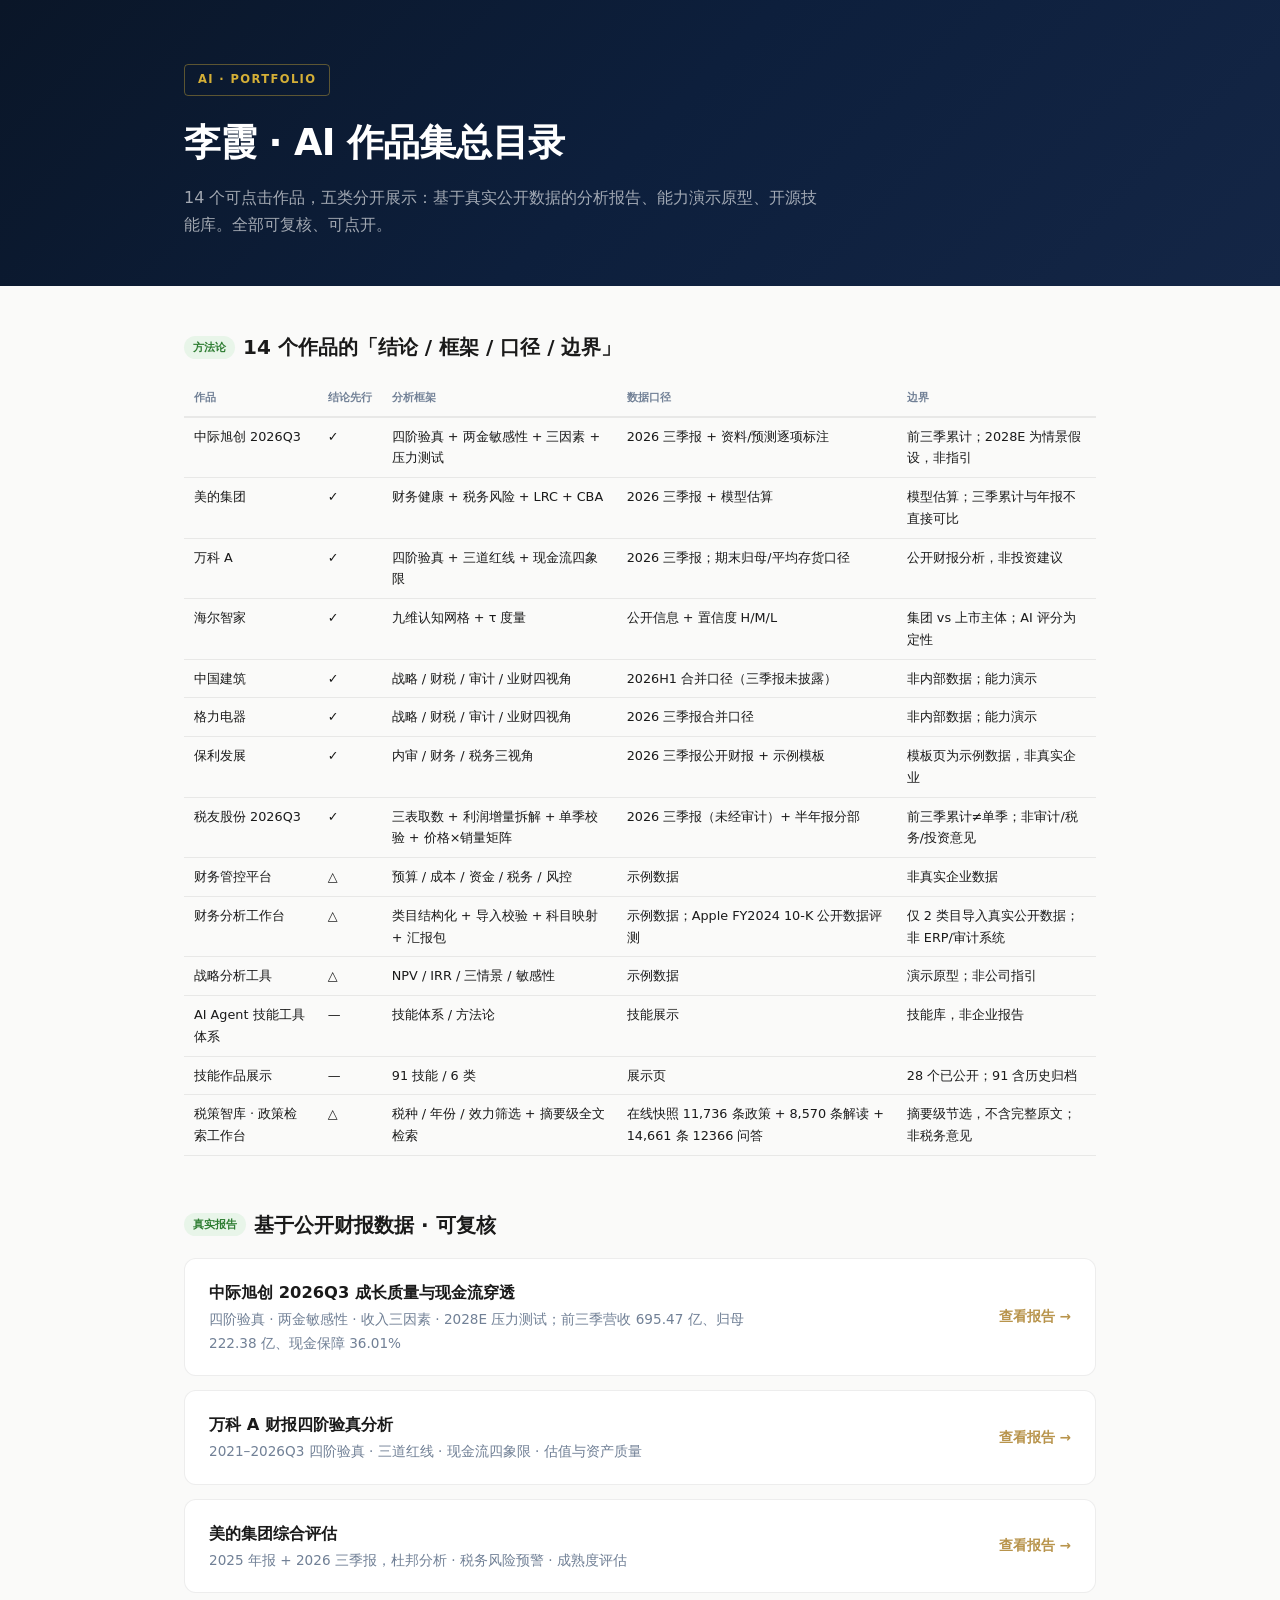
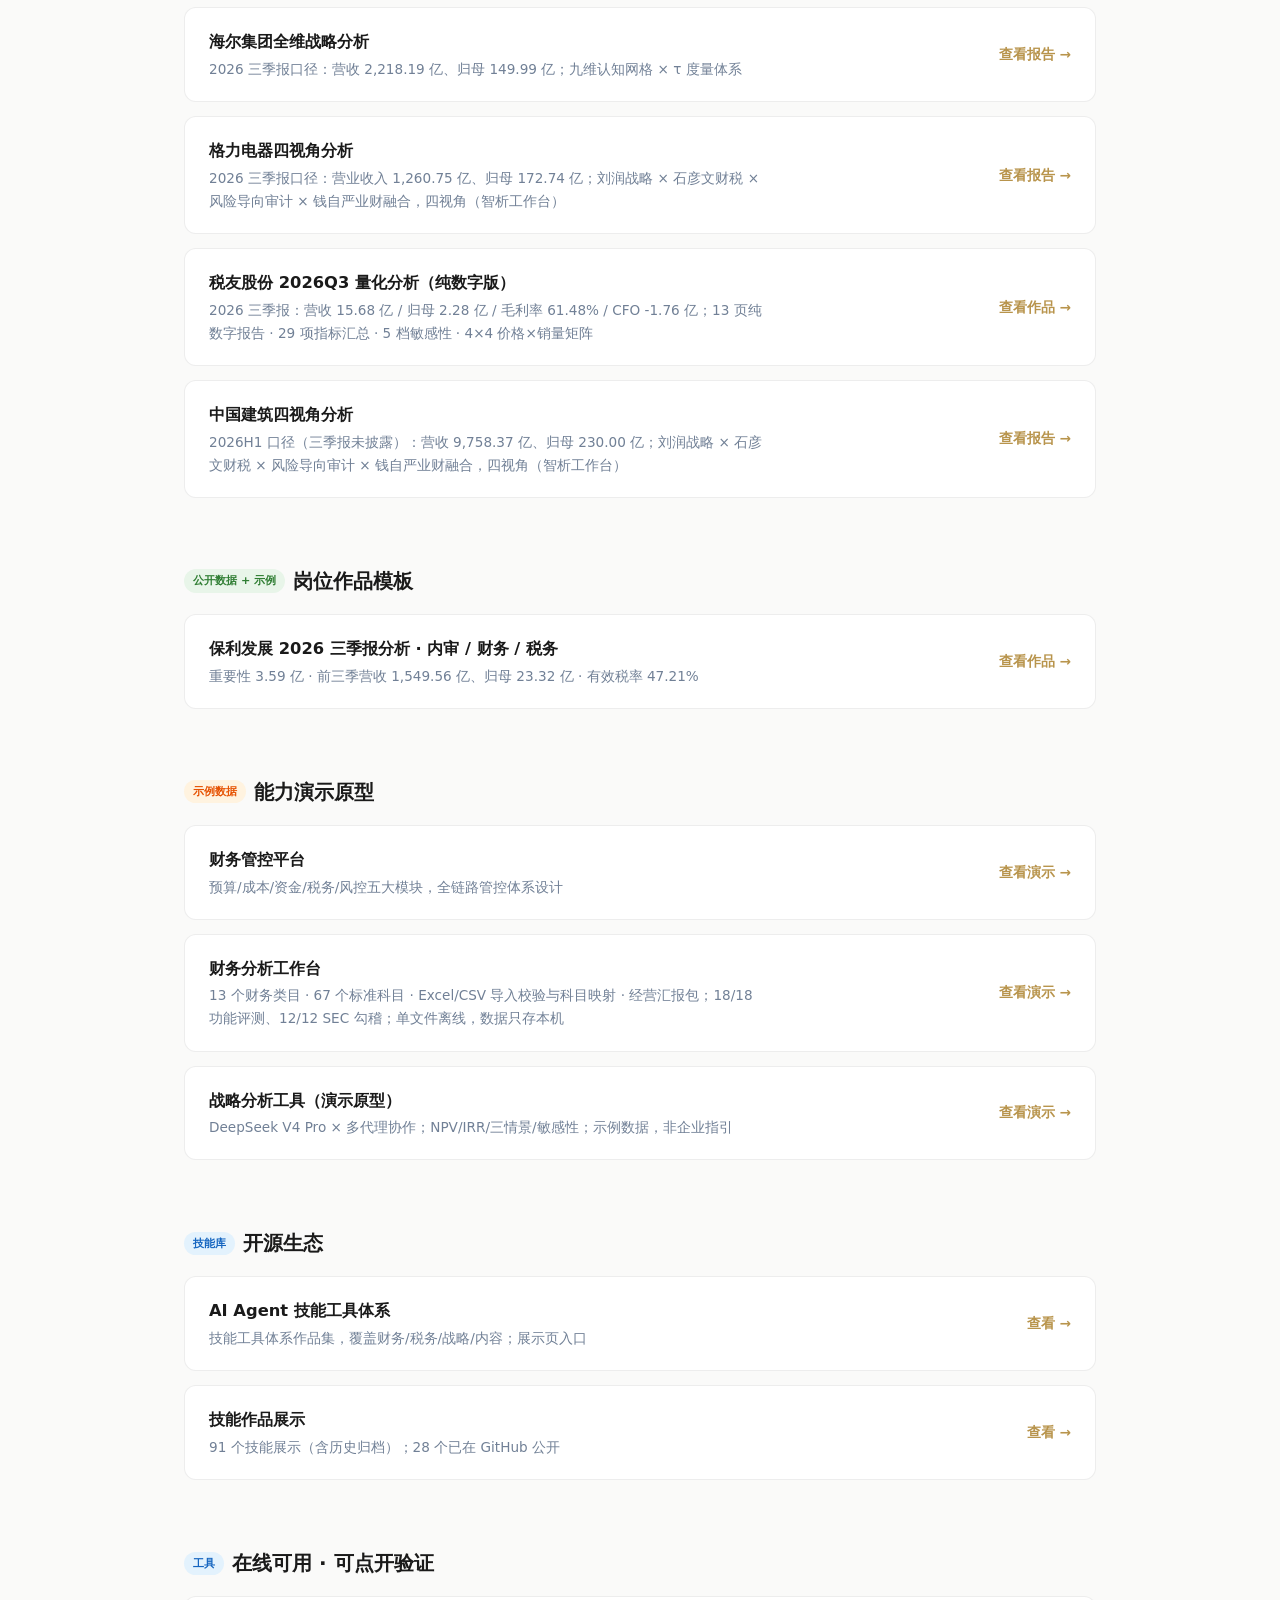
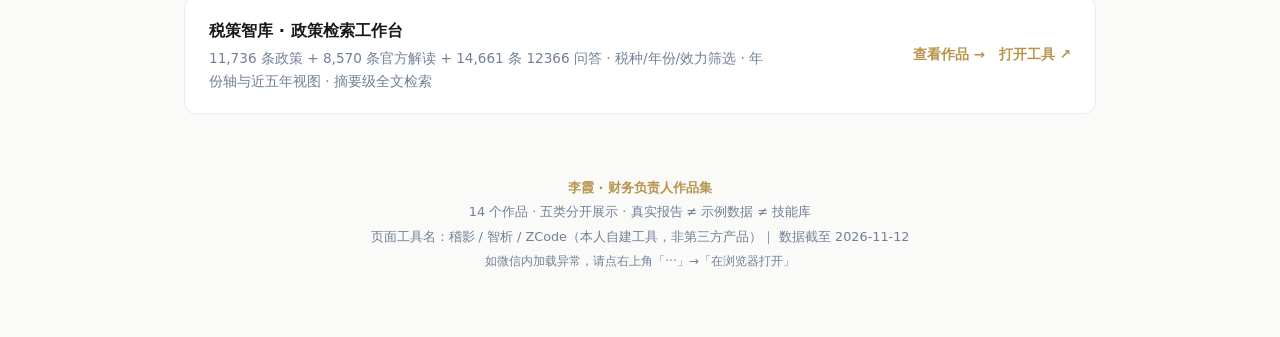
<file: index.html>
<!DOCTYPE html>
<html lang="zh-CN">
<head>
<meta charset="UTF-8">
<meta name="viewport" content="width=device-width, initial-scale=1.0">
<title>李霞 · AI 作品集总目录</title>
<style>
  :root {
    --navy:#0a1628; --navy-mid:#13203d; --gold:#b8944c; --gold-light:#d4af37;
    --bg:#fafaf9; --card:#ffffff; --text:#1a1a1a; --muted:#718096; --border:rgb(0 0 0/.07);
    --green:#2e7d32; --green-bg:#e8f5e9; --amber:#e65100; --amber-bg:#fff3e0; --blue:#1565c0; --blue-bg:#e3f2fd;
  }
  @media (prefers-color-scheme:dark){ :root{--bg:#0a1628;--card:#13203d;--text:#e2e8f0;--muted:#94a3b8;--border:rgb(255 255 255/.08);--green-bg:rgb(46 125 50/.2);--amber-bg:rgb(230 81 0/.2);--blue-bg:rgb(21 101 192/.2);} }
  *{margin:0;padding:0;box-sizing:border-box}
  body{font-family:"Inter",-apple-system,"Microsoft YaHei","PingFang SC",system-ui,sans-serif;background:var(--bg);color:var(--text);line-height:1.7;-webkit-font-smoothing:antialiased}
  .container{max-width:960px;margin:0 auto;padding:0 24px}
  header{background:linear-gradient(135deg,var(--navy),#0d1f3c 50%,#142646);color:#fff;padding:64px 0 48px}
  header h1{font-size:clamp(1.7rem,4vw,2.3rem);font-weight:700;letter-spacing:-.02em;margin-bottom:10px}
  header .sub{color:rgb(255 255 255/.62);max-width:640px}
  .badge{display:inline-block;font-size:.72rem;font-weight:600;letter-spacing:.12em;padding:5px 13px;border-radius:4px;border:1px solid rgb(212 175 55/.4);color:var(--gold-light);margin-bottom:16px}
  .section{padding:44px 0 8px}
  .section h2{font-size:1.25rem;font-weight:600;margin-bottom:16px;display:flex;align-items:center;gap:8px}
  .tag{font-size:.7rem;font-weight:600;padding:2px 9px;border-radius:20px}
  .tag.green{background:var(--green-bg);color:var(--green)}
  .tag.amber{background:var(--amber-bg);color:var(--amber)}
  .tag.blue{background:var(--blue-bg);color:var(--blue)}
  .card{background:var(--card);border:1px solid var(--border);border-radius:12px;padding:20px 24px;margin-bottom:14px;display:flex;justify-content:space-between;align-items:center;gap:16px;flex-wrap:wrap}
  .card .t{font-weight:600;font-size:1.02rem}
  .card .d{color:var(--muted);font-size:.85rem;margin-top:2px;max-width:560px}
  .card a{color:var(--gold);text-decoration:none;font-size:.85rem;font-weight:600;white-space:nowrap}
  .card a:hover{text-decoration:underline}
  footer{padding:40px 0 64px;text-align:center;color:var(--muted);font-size:.8rem;line-height:1.9}
  footer .brand{color:var(--gold);font-weight:600}
  table{width:100%;border-collapse:collapse;font-size:.8rem}
  th{text-align:left;color:var(--muted);font-size:.7rem;padding:8px 10px;border-bottom:2px solid var(--border);white-space:nowrap}
  td{padding:8px 10px;border-bottom:1px solid var(--border);vertical-align:top}

  .table-wrap{overflow-x:auto}
  /* 手机端：对比表改为卡片，避免 5 列挤压成一字一行 */
  @media (max-width:700px){
    .table-wrap{overflow:visible}
    table,thead,tbody,tr,td,th{display:block}
    thead{display:none}
    tbody tr{display:block;background:var(--card);border:1px solid var(--border);border-radius:12px;padding:14px 16px;margin-bottom:12px}
    tbody td{display:flex;gap:12px;border:0;padding:4px 0;line-height:1.65}
    tbody td::before{content:attr(data-label);flex:0 0 60px;color:var(--muted);font-size:.72rem;line-height:1.75}
    tbody td:first-child{display:block;font-weight:600;font-size:.95rem;border-bottom:1px solid var(--border);padding:0 0 9px;margin-bottom:8px}
    tbody td:first-child::before{display:none}
    .section h2{font-size:1.1rem;gap:6px}
    .tag{white-space:nowrap;flex:0 0 auto}
  }
</style>
</head>
<body>
<header>
  <div class="container">
    <span class="badge">AI · PORTFOLIO</span>
    <h1>李霞 · AI 作品集总目录</h1>
    <div class="sub">14 个可点击作品，五类分开展示：基于真实公开数据的分析报告、能力演示原型、开源技能库。全部可复核、可点开。</div>
  </div>
</header>

<div class="container">

  <div class="section">
    <h2><span class="tag green">方法论</span> 14 个作品的「结论 / 框架 / 口径 / 边界」</h2>
    <div class="table-wrap">
      <table>
        <thead><tr><th>作品</th><th>结论先行</th><th>分析框架</th><th>数据口径</th><th>边界</th></tr></thead>
        <tbody>
          <tr><td data-label="作品">中际旭创 2026Q3</td><td data-label="结论先行">✓</td><td data-label="分析框架">四阶验真 + 两金敏感性 + 三因素 + 压力测试</td><td data-label="数据口径">2026 三季报 + 资料/预测逐项标注</td><td data-label="边界">前三季累计；2028E 为情景假设，非指引</td></tr>
          <tr><td data-label="作品">美的集团</td><td data-label="结论先行">✓</td><td data-label="分析框架">财务健康 + 税务风险 + LRC + CBA</td><td data-label="数据口径">2026 三季报 + 模型估算</td><td data-label="边界">模型估算；三季累计与年报不直接可比</td></tr>
          <tr><td data-label="作品">万科 A</td><td data-label="结论先行">✓</td><td data-label="分析框架">四阶验真 + 三道红线 + 现金流四象限</td><td data-label="数据口径">2026 三季报；期末归母/平均存货口径</td><td data-label="边界">公开财报分析，非投资建议</td></tr>
          <tr><td data-label="作品">海尔智家</td><td data-label="结论先行">✓</td><td data-label="分析框架">九维认知网格 + τ 度量</td><td data-label="数据口径">公开信息 + 置信度 H/M/L</td><td data-label="边界">集团 vs 上市主体；AI 评分为定性</td></tr>
          <tr><td data-label="作品">中国建筑</td><td data-label="结论先行">✓</td><td data-label="分析框架">战略 / 财税 / 审计 / 业财四视角</td><td data-label="数据口径">2026H1 合并口径（三季报未披露）</td><td data-label="边界">非内部数据；能力演示</td></tr>
          <tr><td data-label="作品">格力电器</td><td data-label="结论先行">✓</td><td data-label="分析框架">战略 / 财税 / 审计 / 业财四视角</td><td data-label="数据口径">2026 三季报合并口径</td><td data-label="边界">非内部数据；能力演示</td></tr>
          <tr><td data-label="作品">保利发展</td><td data-label="结论先行">✓</td><td data-label="分析框架">内审 / 财务 / 税务三视角</td><td data-label="数据口径">2026 三季报公开财报 + 示例模板</td><td data-label="边界">模板页为示例数据，非真实企业</td></tr>
          <tr><td data-label="作品">税友股份 2026Q3</td><td data-label="结论先行">✓</td><td data-label="分析框架">三表取数 + 利润增量拆解 + 单季校验 + 价格×销量矩阵</td><td data-label="数据口径">2026 三季报（未经审计）+ 半年报分部</td><td data-label="边界">前三季累计≠单季；非审计/税务/投资意见</td></tr>
          <tr><td data-label="作品">财务管控平台</td><td data-label="结论先行">△</td><td data-label="分析框架">预算 / 成本 / 资金 / 税务 / 风控</td><td data-label="数据口径">示例数据</td><td data-label="边界">非真实企业数据</td></tr>
          <tr><td data-label="作品">财务分析工作台</td><td data-label="结论先行">△</td><td data-label="分析框架">类目结构化 + 导入校验 + 科目映射 + 汇报包</td><td data-label="数据口径">示例数据；Apple FY2024 10-K 公开数据评测</td><td data-label="边界">仅 2 类目导入真实公开数据；非 ERP/审计系统</td></tr>
          <tr><td data-label="作品">战略分析工具</td><td data-label="结论先行">△</td><td data-label="分析框架">NPV / IRR / 三情景 / 敏感性</td><td data-label="数据口径">示例数据</td><td data-label="边界">演示原型；非公司指引</td></tr>
          <tr><td data-label="作品">AI Agent 技能工具体系</td><td data-label="结论先行">—</td><td data-label="分析框架">技能体系 / 方法论</td><td data-label="数据口径">技能展示</td><td data-label="边界">技能库，非企业报告</td></tr>
          <tr><td data-label="作品">技能作品展示</td><td data-label="结论先行">—</td><td data-label="分析框架">91 技能 / 6 类</td><td data-label="数据口径">展示页</td><td data-label="边界">28 个已公开；91 含历史归档</td></tr>
          <tr><td data-label="作品">税策智库 · 政策检索工作台</td><td data-label="结论先行">△</td><td data-label="分析框架">税种 / 年份 / 效力筛选 + 摘要级全文检索</td><td data-label="数据口径">在线快照 11,736 条政策 + 8,570 条解读 + 14,661 条 12366 问答</td><td data-label="边界">摘要级节选，不含完整原文；非税务意见</td></tr>
        </tbody>
      </table>
    </div>
  </div>

  <div class="section">
    <h2><span class="tag green">真实报告</span> 基于公开财报数据 · 可复核</h2>
    <div class="card">
      <div><div class="t">中际旭创 2026Q3 成长质量与现金流穿透</div><div class="d">四阶验真 · 两金敏感性 · 收入三因素 · 2028E 压力测试；前三季营收 695.47 亿、归母 222.38 亿、现金保障 36.01%</div></div>
      <a href="https://vane1981-2011.github.io/zcode-portfolio/innolight-analysis.html">查看报告 →</a>
    </div>
    <div class="card">
      <div><div class="t">万科 A 财报四阶验真分析</div><div class="d">2021–2026Q3 四阶验真 · 三道红线 · 现金流四象限 · 估值与资产质量</div></div>
      <a href="https://vane1981-2011.github.io/vanke-four-views-showcase/">查看报告 →</a>
    </div>
    <div class="card">
      <div><div class="t">美的集团综合评估</div><div class="d">2025 年报 + 2026 三季报，杜邦分析 · 税务风险预警 · 成熟度评估</div></div>
      <a href="https://vane1981-2011.github.io/zcode-portfolio/midea-analysis.html">查看报告 →</a>
    </div>
    <div class="card">
      <div><div class="t">海尔集团全维战略分析</div><div class="d">2026 三季报口径：营收 2,218.19 亿、归母 149.99 亿；九维认知网格 × τ 度量体系</div></div>
      <a href="https://vane1981-2011.github.io/haier-analysis/">查看报告 →</a>
    </div>
    <div class="card">
      <div><div class="t">格力电器四视角分析</div><div class="d">2026 三季报口径：营业收入 1,260.75 亿、归母 172.74 亿；刘润战略 × 石彦文财税 × 风险导向审计 × 钱自严业财融合，四视角（智析工作台）</div></div>
      <a href="https://vane1981-2011.github.io/zhixi-showcase/">查看报告 →</a>
    </div>
    <div class="card">
      <div><div class="t">税友股份 2026Q3 量化分析（纯数字版）</div><div class="d">2026 三季报：营收 15.68 亿 / 归母 2.28 亿 / 毛利率 61.48% / CFO -1.76 亿；13 页纯数字报告 · 29 项指标汇总 · 5 档敏感性 · 4×4 价格×销量矩阵</div></div>
      <a href="https://vane1981-2011.github.io/portfolio-index/portfolio-templates/case-shuiyou/index.html">查看作品 →</a>
    </div>
    <div class="card">
      <div><div class="t">中国建筑四视角分析</div><div class="d">2026H1 口径（三季报未披露）：营收 9,758.37 亿、归母 230.00 亿；刘润战略 × 石彦文财税 × 风险导向审计 × 钱自严业财融合，四视角（智析工作台）</div></div>
      <a href="https://vane1981-2011.github.io/zhixi-cscec/">查看报告 →</a>
    </div>
  </div>

  <div class="section">
    <h2><span class="tag green">公开数据 + 示例</span> 岗位作品模板</h2>
    <div class="card">
      <div><div class="t">保利发展 2026 三季报分析 · 内审 / 财务 / 税务</div><div class="d">重要性 3.59 亿 · 前三季营收 1,549.56 亿、归母 23.32 亿 · 有效税率 47.21%</div></div>
      <a href="https://vane1981-2011.github.io/portfolio-index/portfolio-templates/case-baoli/index.html">查看作品 →</a>
    </div>
  </div>

  <div class="section">
    <h2><span class="tag amber">示例数据</span> 能力演示原型</h2>
    <div class="card">
      <div><div class="t">财务管控平台</div><div class="d">预算/成本/资金/税务/风控五大模块，全链路管控体系设计</div></div>
      <a href="https://vane1981-2011.github.io/finance-platform/">查看演示 →</a>
    </div>
    <div class="card">
      <div><div class="t">财务分析工作台</div><div class="d">13 个财务类目 · 67 个标准科目 · Excel/CSV 导入校验与科目映射 · 经营汇报包；18/18 功能评测、12/12 SEC 勾稽；单文件离线，数据只存本机</div></div>
      <a href="https://vane1981-2011.github.io/portfolio-index/portfolio-templates/finance-workbench/index.html">查看演示 →</a>
    </div>
    <div class="card">
      <div><div class="t">战略分析工具（演示原型）</div><div class="d">DeepSeek V4 Pro × 多代理协作；NPV/IRR/三情景/敏感性；示例数据，非企业指引</div></div>
      <a href="https://vane1981-2011.github.io/strategic-analyst-showcase/">查看演示 →</a>
    </div>
  </div>

  <div class="section">
    <h2><span class="tag blue">技能库</span> 开源生态</h2>
    <div class="card">
      <div><div class="t">AI Agent 技能工具体系</div><div class="d">技能工具体系作品集，覆盖财务/税务/战略/内容；展示页入口</div></div>
      <a href="https://vane1981-2011.github.io/zcode-portfolio/">查看 →</a>
    </div>
    <div class="card">
      <div><div class="t">技能作品展示</div><div class="d">91 个技能展示（含历史归档）；28 个已在 GitHub 公开</div></div>
      <a href="https://vane1981-2011.github.io/skill-showcase/">查看 →</a>
    </div>
  </div>

  <div class="section">
    <h2><span class="tag blue">工具</span> 在线可用 · 可点开验证</h2>
    <div class="card">
      <div><div class="t">税策智库 · 政策检索工作台</div><div class="d">11,736 条政策 + 8,570 条官方解读 + 14,661 条 12366 问答 · 税种/年份/效力筛选 · 年份轴与近五年视图 · 摘要级全文检索</div></div>
      <span style="display:flex;gap:14px;flex-wrap:wrap">
        <a href="https://vane1981-2011.github.io/portfolio-index/portfolio-templates/tax-desk/index.html">查看作品 →</a>
        <a href="https://vane1981-2011.github.io/tax-policy-qa/">打开工具 ↗</a>
      </span>
    </div>
  </div>

</div>

<footer>
  <div class="container">
    <span class="brand">李霞 · 财务负责人作品集</span><br>
    14 个作品 · 五类分开展示 · 真实报告 ≠ 示例数据 ≠ 技能库<br>
    页面工具名：稽影 / 智析 / ZCode（本人自建工具，非第三方产品）｜ 数据截至 2026-11-12<br>
    <span style="font-size:.75rem">如微信内加载异常，请点右上角「···」→「在浏览器打开」</span>
  </div>
</footer>
</body>
</html>
</file>
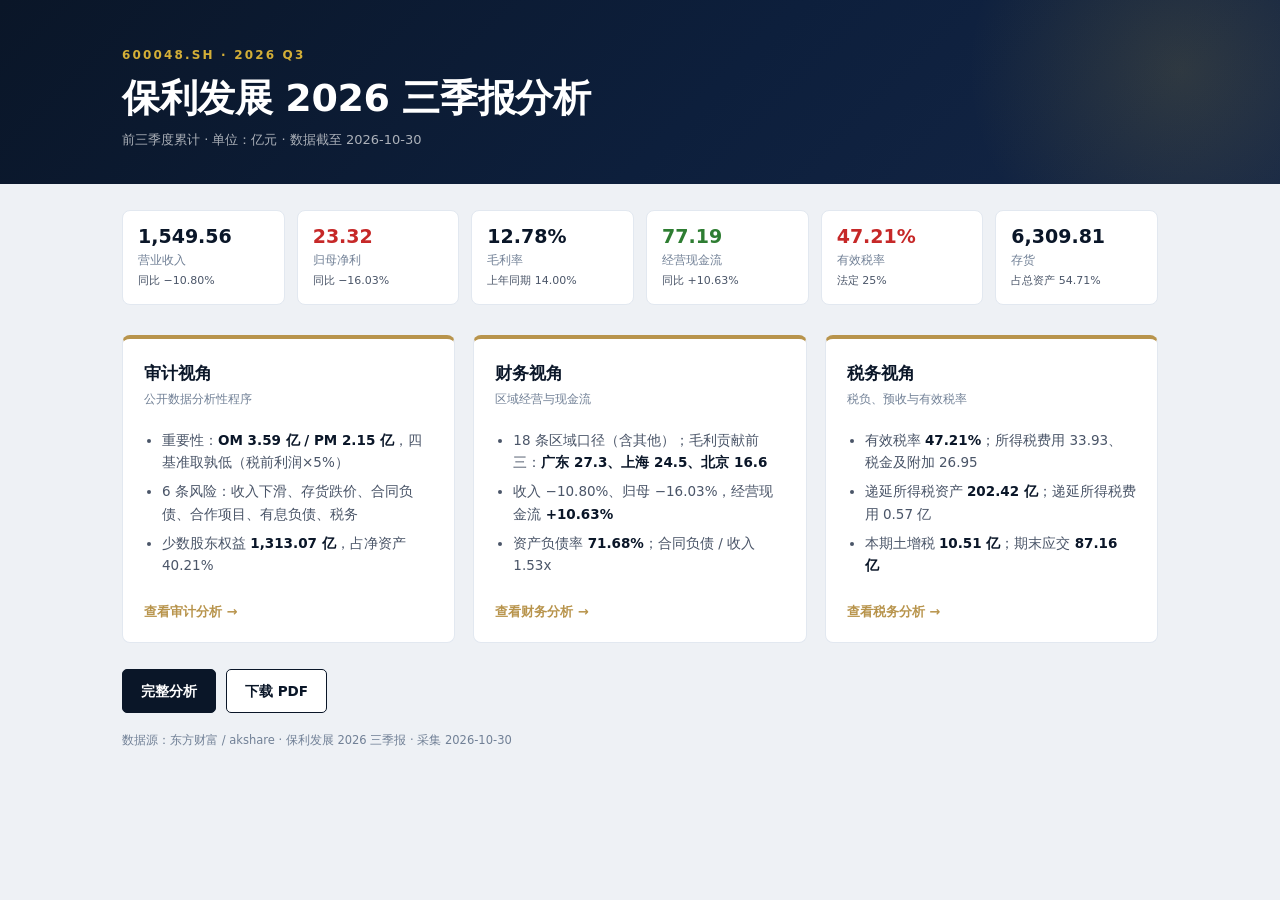
<file: portfolio-templates/index.html>
<!DOCTYPE html>
<html lang="zh-CN">
<head>
<meta charset="UTF-8">
<meta name="viewport" content="width=device-width, initial-scale=1.0">
<title>保利发展 2026 三季报分析</title>
<style>
  :root{
    --navy:#0a1628;--gold:#b8944c;--gold2:#d4af37;
    --text:#1a1a1a;--sec:#4a5568;--muted:#718096;
    --line:#e2e8f0;--green:#2e7d32;--red:#c62828;--blue:#1565c0;
  }
  *{box-sizing:border-box}
  body{
    margin:0;background:#eef1f5;color:var(--text);
    font-family:"Inter","PingFang SC","Hiragino Sans GB","Microsoft YaHei",system-ui,sans-serif;
    line-height:1.65;font-size:15px;-webkit-font-smoothing:antialiased;
  }
  .wrap{max-width:1080px;margin:0 auto;padding:0 22px}
  header{
    background:linear-gradient(135deg,var(--navy) 0%,#0d1f3c 55%,#142646 100%);
    color:#fff;padding:46px 0 34px;position:relative;overflow:hidden;
  }
  header::after{
    content:"";position:absolute;right:-120px;top:-150px;width:440px;height:440px;
    background:radial-gradient(circle,rgba(212,175,55,.15),transparent 68%);
  }
  header .wrap{position:relative;z-index:1}
  .eyebrow{color:var(--gold2);font-size:12px;font-weight:800;letter-spacing:.18em}
  h1{font-size:clamp(27px,4vw,38px);line-height:1.18;margin:10px 0 8px;font-weight:800;letter-spacing:-.01em}
  .meta{color:rgba(255,255,255,.66);font-size:13px;margin:0}
  .kpis{
    display:grid;grid-template-columns:repeat(6,1fr);gap:12px;
    margin:26px 0 30px;
  }
  .kpi{background:#fff;border:1px solid var(--line);border-radius:8px;padding:14px 15px}
  .kpi b{display:block;font-size:19px;line-height:1.2;color:var(--navy);font-variant-numeric:tabular-nums}
  .kpi span{display:block;font-size:11.5px;color:var(--muted);margin-top:3px}
  .kpi em{display:block;font-style:normal;font-size:11px;color:var(--sec);margin-top:2px}
  .kpi.red b{color:var(--red)}
  .kpi.green b{color:var(--green)}
  .analysis{display:grid;grid-template-columns:repeat(3,1fr);gap:18px}
  .col{background:#fff;border:1px solid var(--line);border-top:4px solid var(--gold);border-radius:8px;padding:20px 21px 18px;display:flex;flex-direction:column}
  .col h2{font-size:17px;margin:0 0 3px;color:var(--navy)}
  .col .sub{font-size:12px;color:var(--muted);margin:0 0 12px}
  .col ul{margin:0 0 16px;padding-left:18px;color:var(--sec);font-size:13.5px}
  .col li{margin:7px 0}
  .col li b{color:var(--navy)}
  .col .more{margin-top:auto}
  a{color:var(--navy);text-decoration:none}
  a:hover{text-decoration:underline}
  .more a{font-size:13px;font-weight:700;color:var(--gold)}
  .actions{display:flex;gap:10px;flex-wrap:wrap;margin:26px 0 10px}
  .btn{display:inline-block;padding:10px 18px;border-radius:5px;font-size:13.5px;font-weight:700;border:1px solid var(--navy);color:#fff;background:var(--navy)}
  .btn.ghost{background:#fff;color:var(--navy)}
  .appendix{
    margin-top:30px;padding-top:16px;border-top:1px solid var(--line);
    font-size:12.5px;color:var(--muted);
  }
  .appendix b{color:var(--sec);font-weight:700}
  .appendix a{color:var(--gold);font-weight:600}
  footer{margin-top:18px;color:var(--muted);font-size:11.5px;padding-bottom:40px}
  @media (max-width:900px){
    .kpis{grid-template-columns:repeat(2,1fr)}
    .analysis{grid-template-columns:1fr}
    h1{font-size:27px}
  }

  @page{size:A4 portrait;margin:12mm}
  @media print{
    body{background:#fff;font-size:11pt;line-height:1.55}
    header{padding:28px 0 22px}
    header::after{display:none}
    h1{font-size:28pt;margin:10px 0 6px}
    .meta{font-size:10pt}
    .wrap{max-width:none;padding:0}
    .kpis{grid-template-columns:repeat(3,1fr);gap:12px;margin:22px 0 22px}
    .kpi{padding:15px 16px}
    .kpi b{font-size:20pt}
    .kpi span,.kpi em{font-size:9pt}
    .analysis{grid-template-columns:repeat(3,1fr);gap:14px}
    .col{padding:20px 19px 18px;border-top-width:4px;break-inside:avoid}
    .col h2{font-size:15pt}
    .col .sub{font-size:9pt;margin-bottom:9px}
    .col ul{font-size:10pt;padding-left:15px}
    .col li{margin:6px 0}
    .col .more a{font-size:9.5pt}
    .actions{margin:22px 0 8px}
    .btn{font-size:10pt;padding:8px 16px}
    footer{margin-top:16px;font-size:8pt;padding-bottom:0}
    a{color:inherit;text-decoration:none}
  }
</style>
</head>
<body>
<header>
  <div class="wrap">
    <div class="eyebrow">600048.SH · 2026 Q3</div>
    <h1>保利发展 2026 三季报分析</h1>
    <p class="meta">前三季度累计 · 单位：亿元 · 数据截至 2026-10-30</p>
  </div>
</header>

<div class="wrap">
  <div class="kpis">
    <div class="kpi"><b>1,549.56</b><span>营业收入</span><em>同比 −10.80%</em></div>
    <div class="kpi red"><b>23.32</b><span>归母净利</span><em>同比 −16.03%</em></div>
    <div class="kpi"><b>12.78%</b><span>毛利率</span><em>上年同期 14.00%</em></div>
    <div class="kpi green"><b>77.19</b><span>经营现金流</span><em>同比 +10.63%</em></div>
    <div class="kpi red"><b>47.21%</b><span>有效税率</span><em>法定 25%</em></div>
    <div class="kpi"><b>6,309.81</b><span>存货</span><em>占总资产 54.71%</em></div>
  </div>

  <div class="analysis">
    <div class="col">
      <h2>审计视角</h2>
      <div class="sub">公开数据分析性程序</div>
      <ul>
        <li>重要性：<b>OM 3.59 亿 / PM 2.15 亿</b>，四基准取孰低（税前利润×5%）</li>
        <li>6 条风险：收入下滑、存货跌价、合同负债、合作项目、有息负债、税务</li>
        <li>少数股东权益 <b>1,313.07 亿</b>，占净资产 40.21%</li>
      </ul>
      <div class="more"><a href="case-baoli/index.html#audit">查看审计分析 →</a></div>
    </div>

    <div class="col">
      <h2>财务视角</h2>
      <div class="sub">区域经营与现金流</div>
      <ul>
        <li>18 条区域口径（含其他）；毛利贡献前三：<b>广东 27.3、上海 24.5、北京 16.6</b></li>
        <li>收入 −10.80%、归母 −16.03%，经营现金流 <b>+10.63%</b></li>
        <li>资产负债率 <b>71.68%</b>；合同负债 / 收入 1.53x</li>
      </ul>
      <div class="more"><a href="case-baoli/index.html#finance">查看财务分析 →</a></div>
    </div>

    <div class="col">
      <h2>税务视角</h2>
      <div class="sub">税负、预收与有效税率</div>
      <ul>
        <li>有效税率 <b>47.21%</b>；所得税费用 33.93、税金及附加 26.95</li>
        <li>递延所得税资产 <b>202.42 亿</b>；递延所得税费用 0.57 亿</li>
        <li>本期土增税 <b>10.51 亿</b>；期末应交 <b>87.16 亿</b></li>
      </ul>
      <div class="more"><a href="case-baoli/index.html#tax">查看税务分析 →</a></div>
    </div>
  </div>

  <div class="actions">
    <a class="btn" href="case-baoli/index.html">完整分析</a>
    <a class="btn ghost" href="case-baoli/case-baoli.pdf">下载 PDF</a>
  </div>

  <footer>数据源：东方财富 / akshare · 保利发展 2026 三季报 · 采集 2026-10-30</footer>
</div>
</body>
</html>
</file>
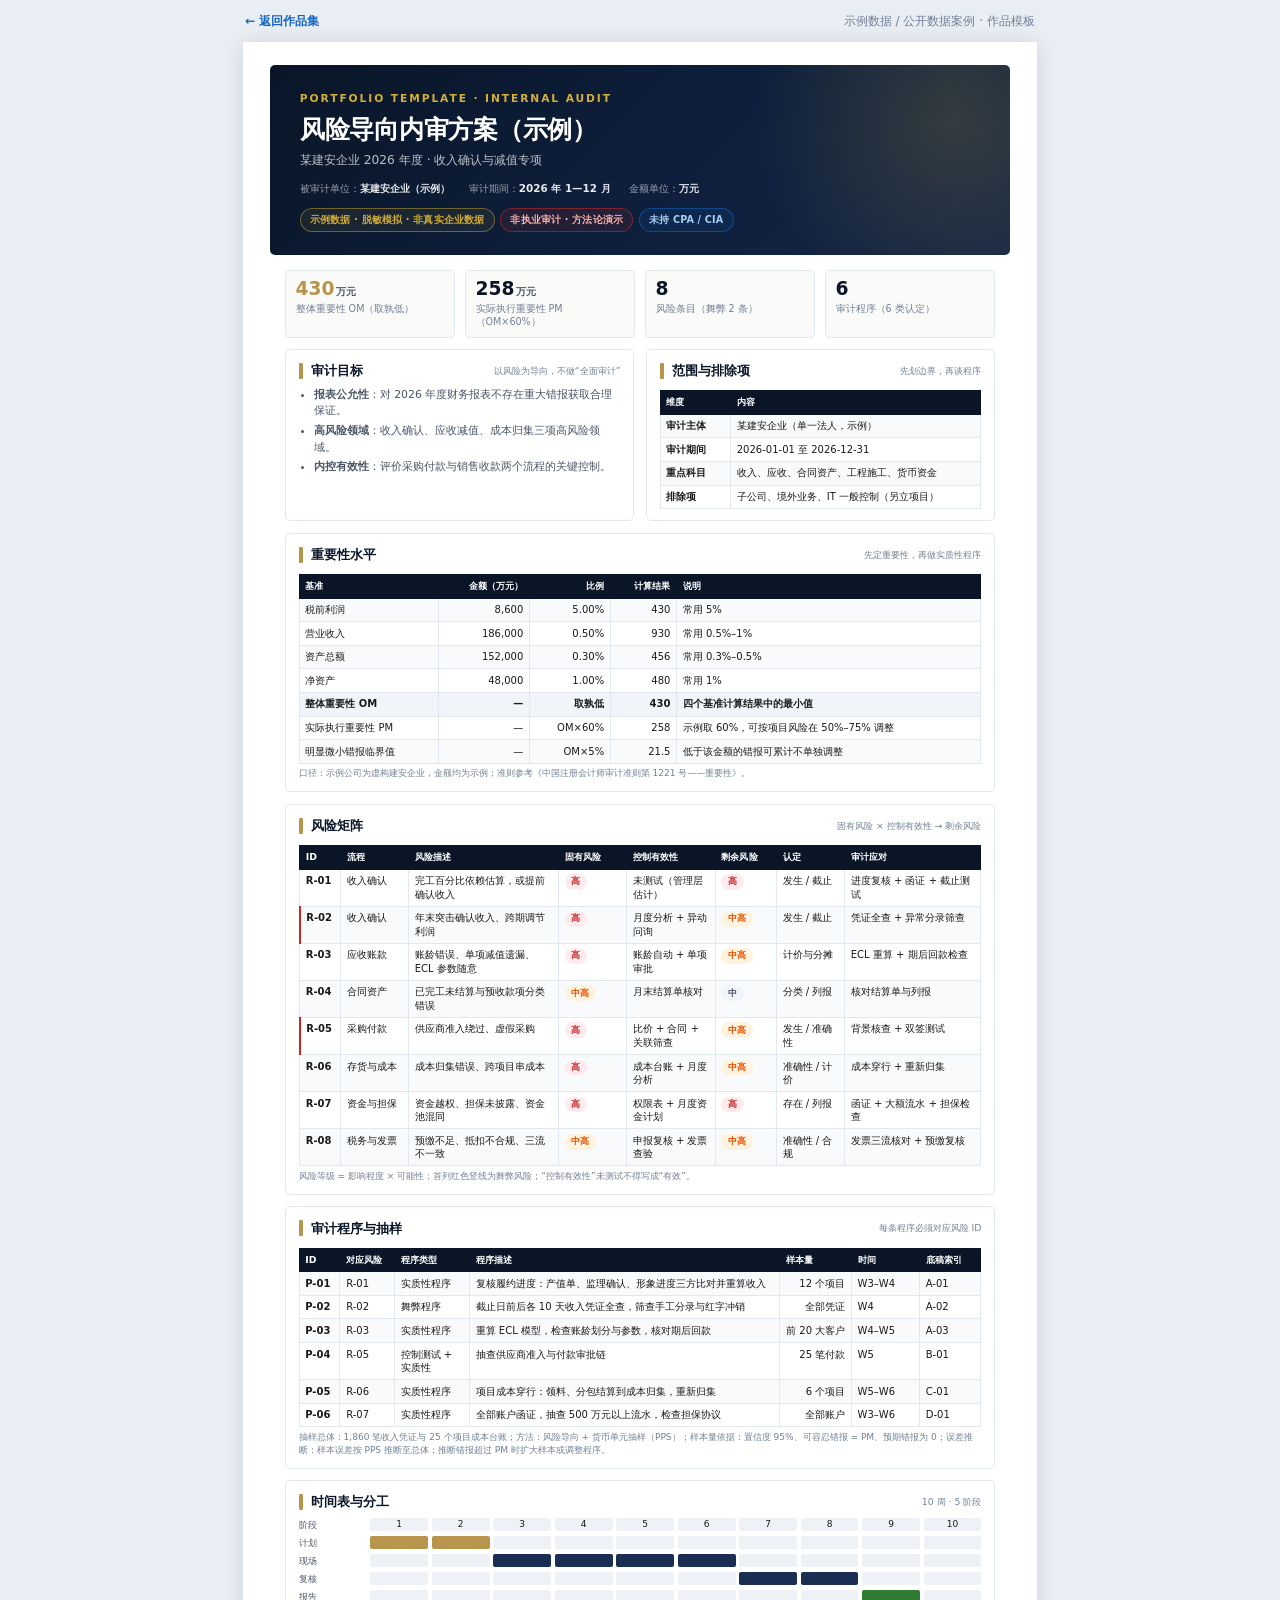
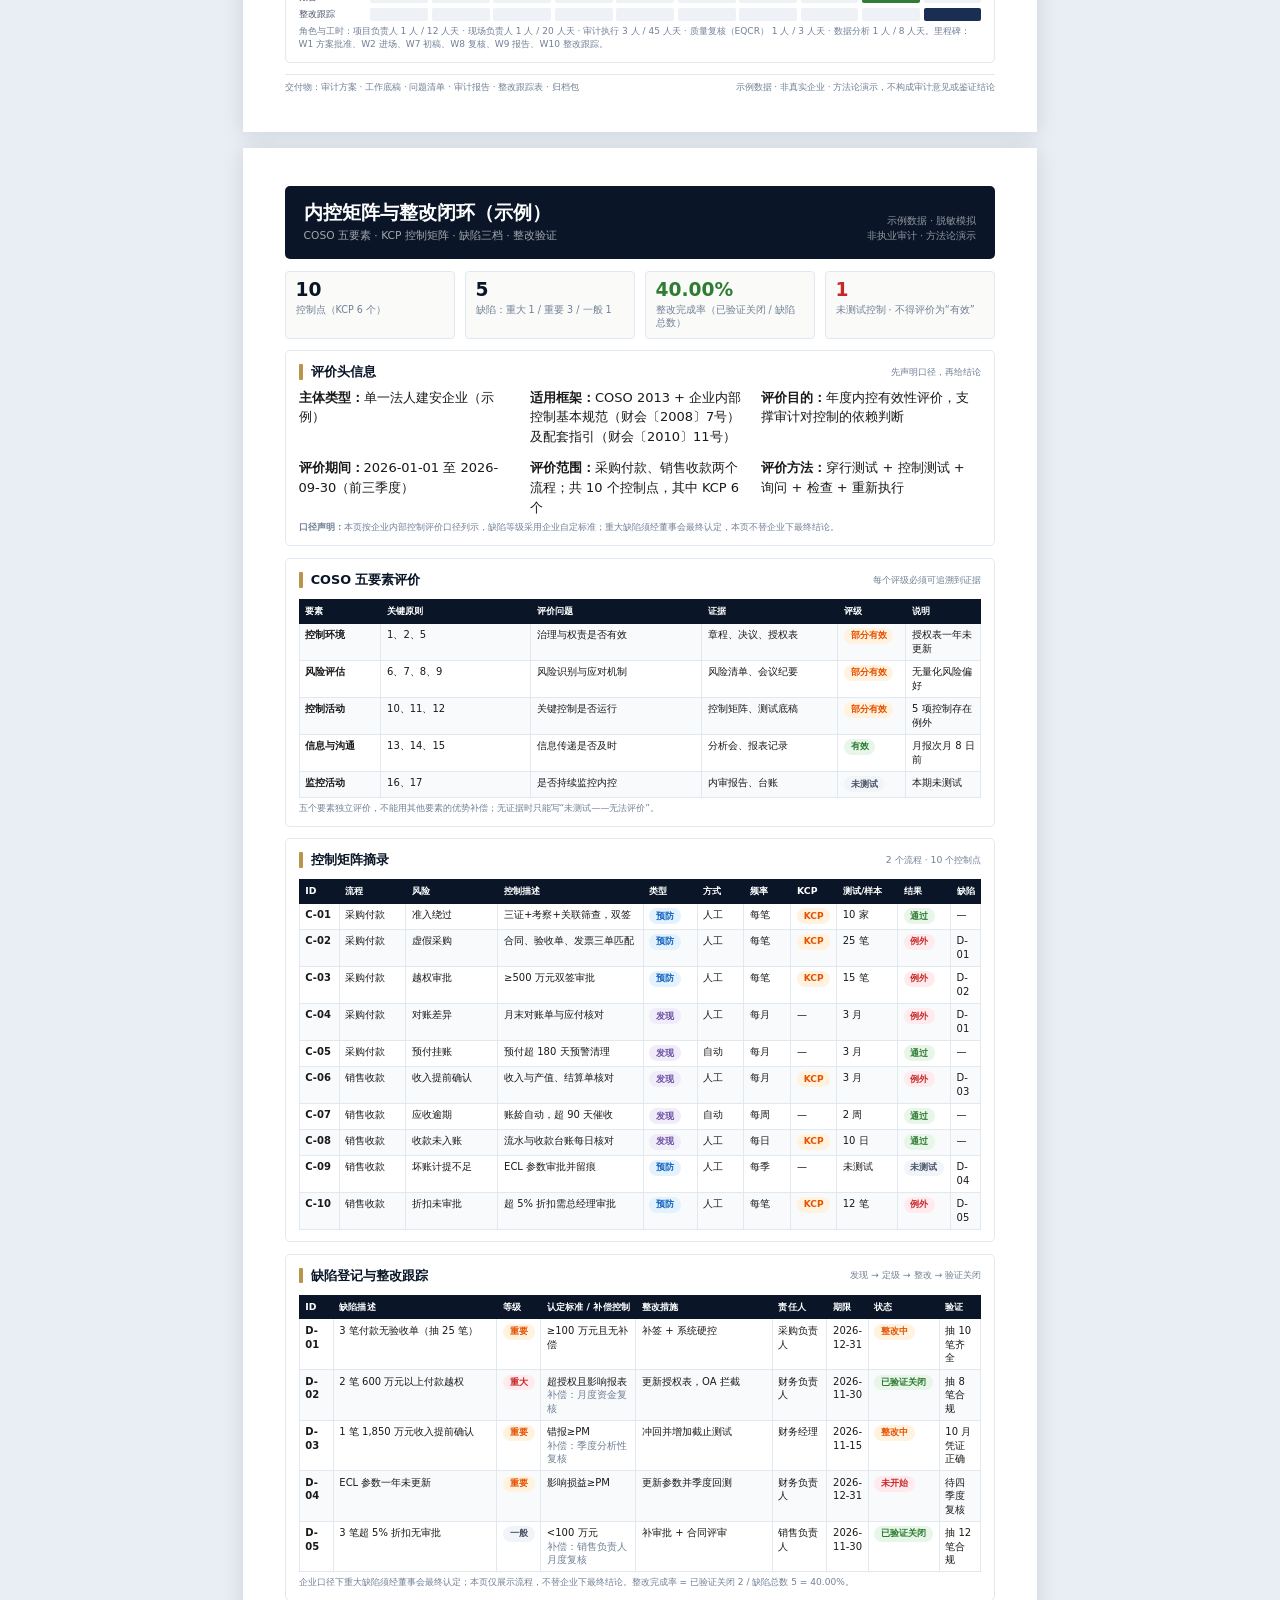
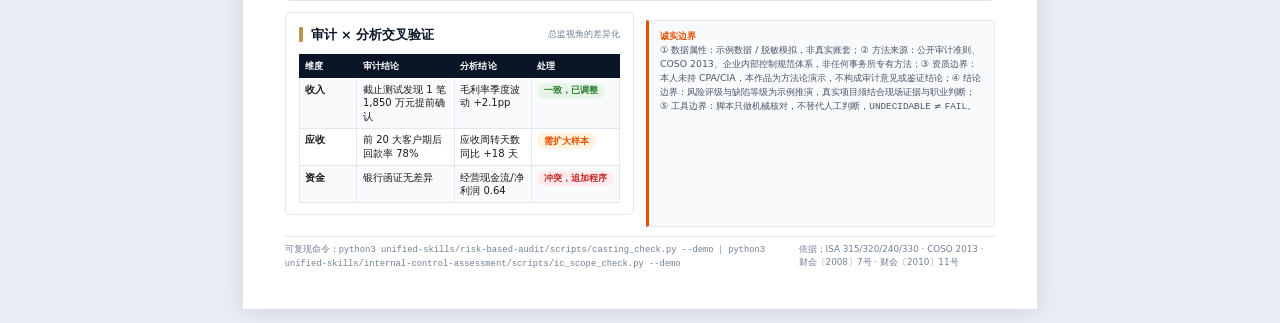
<file: portfolio-templates/audit/index.html>
<!DOCTYPE html>
<html lang="zh-CN">
<head>
<meta charset="UTF-8">
<meta name="viewport" content="width=device-width, initial-scale=1.0">
<title>风险导向内审方案（示例）· 作品模板</title>
<link rel="stylesheet" href="../assets/report.css">
</head>
<body>
<div class="top-nav no-print">
  <a href="../index.html">← 返回作品集</a>
  <span>示例数据 / 公开数据案例 · 作品模板</span>
</div>
<div class="page">

  <div class="cover">
    <div class="eyebrow">Portfolio Template · Internal Audit</div>
    <h1>风险导向内审方案（示例）</h1>
    <div class="sub">某建安企业 2026 年度 · 收入确认与减值专项</div>
    <div class="meta">
      <span>被审计单位：<b>某建安企业（示例）</b></span>
      <span>审计期间：<b>2026 年 1—12 月</b></span>
      <span>金额单位：<b>万元</b></span>
    </div>
    <div class="badges">
      <span class="badge">示例数据 · 脱敏模拟 · 非真实企业数据</span>
      <span class="badge red">非执业审计 · 方法论演示</span>
      <span class="badge blue">未持 CPA / CIA</span>
    </div>
  </div>

  <div class="kpi-row">
    <div class="kpi gold"><div class="v">430<small>万元</small></div><div class="l">整体重要性 OM（取孰低）</div></div>
    <div class="kpi"><div class="v">258<small>万元</small></div><div class="l">实际执行重要性 PM（OM×60%）</div></div>
    <div class="kpi"><div class="v">8</div><div class="l">风险条目（舞弊 2 条）</div></div>
    <div class="kpi"><div class="v">6</div><div class="l">审计程序（6 类认定）</div></div>
  </div>

  <div class="grid-2">
    <div class="card">
      <h3>审计目标 <span class="hint">以风险为导向，不做“全面审计”</span></h3>
      <ul>
        <li><b>报表公允性</b>：对 2026 年度财务报表不存在重大错报获取合理保证。</li>
        <li><b>高风险领域</b>：收入确认、应收减值、成本归集三项高风险领域。</li>
        <li><b>内控有效性</b>：评价采购付款与销售收款两个流程的关键控制。</li>
      </ul>
    </div>
    <div class="card">
      <h3>范围与排除项 <span class="hint">先划边界，再谈程序</span></h3>
      <div class="table-wrap">
        <table>
          <tr><th style="width:22%">维度</th><th>内容</th></tr>
          <tr><td><b>审计主体</b></td><td>某建安企业（单一法人，示例）</td></tr>
          <tr><td><b>审计期间</b></td><td>2026-01-01 至 2026-12-31</td></tr>
          <tr><td><b>重点科目</b></td><td>收入、应收、合同资产、工程施工、货币资金</td></tr>
          <tr><td><b>排除项</b></td><td>子公司、境外业务、IT 一般控制（另立项目）</td></tr>
        </table>
      </div>
    </div>
  </div>

  <div class="card">
    <h3>重要性水平 <span class="hint">先定重要性，再做实质性程序</span></h3>
    <div class="table-wrap">
      <table>
        <tr><th>基准</th><th class="num">金额（万元）</th><th class="num">比例</th><th class="num">计算结果</th><th>说明</th></tr>
        <tr><td>税前利润</td><td class="num">8,600</td><td class="num">5.00%</td><td class="num">430</td><td>常用 5%</td></tr>
        <tr><td>营业收入</td><td class="num">186,000</td><td class="num">0.50%</td><td class="num">930</td><td>常用 0.5%–1%</td></tr>
        <tr><td>资产总额</td><td class="num">152,000</td><td class="num">0.30%</td><td class="num">456</td><td>常用 0.3%–0.5%</td></tr>
        <tr><td>净资产</td><td class="num">48,000</td><td class="num">1.00%</td><td class="num">480</td><td>常用 1%</td></tr>
        <tr class="total"><td>整体重要性 OM</td><td class="num">—</td><td class="num">取孰低</td><td class="num">430</td><td>四个基准计算结果中的最小值</td></tr>
        <tr><td>实际执行重要性 PM</td><td class="num">—</td><td class="num">OM×60%</td><td class="num">258</td><td>示例取 60%，可按项目风险在 50%–75% 调整</td></tr>
        <tr><td>明显微小错报临界值</td><td class="num">—</td><td class="num">OM×5%</td><td class="num">21.5</td><td>低于该金额的错报可累计不单独调整</td></tr>
      </table>
    </div>
    <div class="table-note">口径：示例公司为虚构建安企业，金额均为示例；准则参考《中国注册会计师审计准则第 1221 号——重要性》。</div>
  </div>

  <div class="card">
    <h3>风险矩阵 <span class="hint">固有风险 × 控制有效性 → 剩余风险</span></h3>
    <div class="table-wrap">
      <table>
        <thead>
        <tr>
          <th style="width:6%">ID</th><th style="width:10%">流程</th><th style="width:22%">风险描述</th>
          <th style="width:10%">固有风险</th><th style="width:13%">控制有效性</th><th style="width:9%">剩余风险</th>
          <th style="width:10%">认定</th><th>审计应对</th>
        </tr>
        </thead>
        <tbody>
        <tr>
          <td><b>R-01</b></td>
          <td>收入确认</td>
          <td>完工百分比依赖估算，或提前确认收入</td>
          <td><span class="pill red">高</span></td>
          <td>未测试（管理层估计）</td>
          <td><span class="pill red">高</span></td>
          <td>发生 / 截止</td>
          <td>进度复核 + 函证 + 截止测试</td>
        </tr>
        <tr class="fraud">
          <td><b>R-02</b></td>
          <td>收入确认</td>
          <td>年末突击确认收入、跨期调节利润</td>
          <td><span class="pill red">高</span></td>
          <td>月度分析 + 异动问询</td>
          <td><span class="pill amber">中高</span></td>
          <td>发生 / 截止</td>
          <td>凭证全查 + 异常分录筛查</td>
        </tr>
        <tr>
          <td><b>R-03</b></td>
          <td>应收账款</td>
          <td>账龄错误、单项减值遗漏、ECL 参数随意</td>
          <td><span class="pill red">高</span></td>
          <td>账龄自动 + 单项审批</td>
          <td><span class="pill amber">中高</span></td>
          <td>计价与分摊</td>
          <td>ECL 重算 + 期后回款检查</td>
        </tr>
        <tr>
          <td><b>R-04</b></td>
          <td>合同资产</td>
          <td>已完工未结算与预收款项分类错误</td>
          <td><span class="pill amber">中高</span></td>
          <td>月末结算单核对</td>
          <td><span class="pill gray">中</span></td>
          <td>分类 / 列报</td>
          <td>核对结算单与列报</td>
        </tr>
        <tr class="fraud">
          <td><b>R-05</b></td>
          <td>采购付款</td>
          <td>供应商准入绕过、虚假采购</td>
          <td><span class="pill red">高</span></td>
          <td>比价 + 合同 + 关联筛查</td>
          <td><span class="pill amber">中高</span></td>
          <td>发生 / 准确性</td>
          <td>背景核查 + 双签测试</td>
        </tr>
        <tr>
          <td><b>R-06</b></td>
          <td>存货与成本</td>
          <td>成本归集错误、跨项目串成本</td>
          <td><span class="pill red">高</span></td>
          <td>成本台账 + 月度分析</td>
          <td><span class="pill amber">中高</span></td>
          <td>准确性 / 计价</td>
          <td>成本穿行 + 重新归集</td>
        </tr>
        <tr>
          <td><b>R-07</b></td>
          <td>资金与担保</td>
          <td>资金越权、担保未披露、资金池混同</td>
          <td><span class="pill red">高</span></td>
          <td>权限表 + 月度资金计划</td>
          <td><span class="pill red">高</span></td>
          <td>存在 / 列报</td>
          <td>函证 + 大额流水 + 担保检查</td>
        </tr>
        <tr>
          <td><b>R-08</b></td>
          <td>税务与发票</td>
          <td>预缴不足、抵扣不合规、三流不一致</td>
          <td><span class="pill amber">中高</span></td>
          <td>申报复核 + 发票查验</td>
          <td><span class="pill amber">中高</span></td>
          <td>准确性 / 合规</td>
          <td>发票三流核对 + 预缴复核</td>
        </tr>
      </tbody>
      </table>
    </div>
    <div class="table-note">风险等级 = 影响程度 × 可能性；首列红色竖线为舞弊风险；“控制有效性”未测试不得写成“有效”。</div>
  </div>

  <div class="card">
    <h3>审计程序与抽样 <span class="hint">每条程序必须对应风险 ID</span></h3>
    <div class="table-wrap">
      <table>
        <tr><th style="width:6%">ID</th><th style="width:8%">对应风险</th><th style="width:11%">程序类型</th><th>程序描述</th><th style="width:10%">样本量</th><th style="width:10%">时间</th><th style="width:9%">底稿索引</th></tr>
        <tr><td><b>P-01</b></td><td>R-01</td><td>实质性程序</td><td>复核履约进度：产值单、监理确认、形象进度三方比对并重算收入</td><td class="num">12 个项目</td><td>W3–W4</td><td>A-01</td></tr>
        <tr><td><b>P-02</b></td><td>R-02</td><td>舞弊程序</td><td>截止日前后各 10 天收入凭证全查，筛查手工分录与红字冲销</td><td class="num">全部凭证</td><td>W4</td><td>A-02</td></tr>
        <tr><td><b>P-03</b></td><td>R-03</td><td>实质性程序</td><td>重算 ECL 模型，检查账龄划分与参数，核对期后回款</td><td class="num">前 20 大客户</td><td>W4–W5</td><td>A-03</td></tr>
        <tr><td><b>P-04</b></td><td>R-05</td><td>控制测试 + 实质性</td><td>抽查供应商准入与付款审批链</td><td class="num">25 笔付款</td><td>W5</td><td>B-01</td></tr>
        <tr><td><b>P-05</b></td><td>R-06</td><td>实质性程序</td><td>项目成本穿行：领料、分包结算到成本归集，重新归集</td><td class="num">6 个项目</td><td>W5–W6</td><td>C-01</td></tr>
        <tr><td><b>P-06</b></td><td>R-07</td><td>实质性程序</td><td>全部账户函证，抽查 500 万元以上流水，检查担保协议</td><td class="num">全部账户</td><td>W3–W6</td><td>D-01</td></tr>
      </table>
    </div>
    <div class="table-note">抽样总体：1,860 笔收入凭证与 25 个项目成本台账；方法：风险导向 + 货币单元抽样（PPS）；样本量依据：置信度 95%、可容忍错报 = PM、预期错报为 0；误差推断：样本误差按 PPS 推断至总体；推断错报超过 PM 时扩大样本或调整程序。</div>
  </div>

  <div class="card">
    <h3>时间表与分工 <span class="hint">10 周 · 5 阶段</span></h3>
    <div class="gantt" style="grid-template-columns:18mm repeat(10,1fr)">
      <div class="label">阶段</div>
<div class="cell tiny center">1</div><div class="cell tiny center">2</div><div class="cell tiny center">3</div><div class="cell tiny center">4</div><div class="cell tiny center">5</div><div class="cell tiny center">6</div><div class="cell tiny center">7</div><div class="cell tiny center">8</div><div class="cell tiny center">9</div><div class="cell tiny center">10</div>      <div class="label">计划</div>
          <div class="bar gold"></div>
          <div class="bar gold"></div>
          <div class="cell"></div>
          <div class="cell"></div>
          <div class="cell"></div>
          <div class="cell"></div>
          <div class="cell"></div>
          <div class="cell"></div>
          <div class="cell"></div>
          <div class="cell"></div>
      <div class="label">现场</div>
          <div class="cell"></div>
          <div class="cell"></div>
          <div class="bar navy"></div>
          <div class="bar navy"></div>
          <div class="bar navy"></div>
          <div class="bar navy"></div>
          <div class="cell"></div>
          <div class="cell"></div>
          <div class="cell"></div>
          <div class="cell"></div>
      <div class="label">复核</div>
          <div class="cell"></div>
          <div class="cell"></div>
          <div class="cell"></div>
          <div class="cell"></div>
          <div class="cell"></div>
          <div class="cell"></div>
          <div class="bar blue"></div>
          <div class="bar blue"></div>
          <div class="cell"></div>
          <div class="cell"></div>
      <div class="label">报告</div>
          <div class="cell"></div>
          <div class="cell"></div>
          <div class="cell"></div>
          <div class="cell"></div>
          <div class="cell"></div>
          <div class="cell"></div>
          <div class="cell"></div>
          <div class="cell"></div>
          <div class="bar green"></div>
          <div class="cell"></div>
      <div class="label">整改跟踪</div>
          <div class="cell"></div>
          <div class="cell"></div>
          <div class="cell"></div>
          <div class="cell"></div>
          <div class="cell"></div>
          <div class="cell"></div>
          <div class="cell"></div>
          <div class="cell"></div>
          <div class="cell"></div>
          <div class="bar amber"></div>
    </div>
    <div class="table-note">角色与工时：项目负责人 1 人 / 12 人天 · 现场负责人 1 人 / 20 人天 · 审计执行 3 人 / 45 人天 · 质量复核（EQCR） 1 人 / 3 人天 · 数据分析 1 人 / 8 人天。里程碑：W1 方案批准、W2 进场、W7 初稿、W8 复核、W9 报告、W10 整改跟踪。</div>
  </div>

  <div class="footer">
    <span>交付物：审计方案 · 工作底稿 · 问题清单 · 审计报告 · 整改跟踪表 · 归档包</span>
    <span>示例数据 · 非真实企业 · 方法论演示，不构成审计意见或鉴证结论</span>
  </div>
</div>

<div class="page">
  <div class="page-head">
    <div>
      <h1>内控矩阵与整改闭环（示例）</h1>
      <div class="sub">COSO 五要素 · KCP 控制矩阵 · 缺陷三档 · 整改验证</div>
    </div>
    <div class="right">示例数据 · 脱敏模拟<br>非执业审计 · 方法论演示</div>
  </div>

  <div class="kpi-row">
    <div class="kpi"><div class="v">10</div><div class="l">控制点（KCP 6 个）</div></div>
    <div class="kpi"><div class="v">5</div><div class="l">缺陷：重大 1 / 重要 3 / 一般 1</div></div>
    <div class="kpi green"><div class="v">40.00%</div><div class="l">整改完成率（已验证关闭 / 缺陷总数）</div></div>
    <div class="kpi red"><div class="v">1</div><div class="l">未测试控制 · 不得评价为“有效”</div></div>
  </div>

  <div class="card">
    <h3>评价头信息 <span class="hint">先声明口径，再给结论</span></h3>
    <div class="grid-3">
      <div><b>主体类型：</b>单一法人建安企业（示例）</div>
      <div><b>适用框架：</b>COSO 2013 + 企业内部控制基本规范（财会〔2008〕7号）及配套指引（财会〔2010〕11号）</div>
      <div><b>评价目的：</b>年度内控有效性评价，支撑审计对控制的依赖判断</div>
      <div><b>评价期间：</b>2026-01-01 至 2026-09-30（前三季度）</div>
      <div><b>评价范围：</b>采购付款、销售收款两个流程；共 10 个控制点，其中 KCP 6 个</div>
      <div><b>评价方法：</b>穿行测试 + 控制测试 + 询问 + 检查 + 重新执行</div>
    </div>
    <div class="table-note"><b>口径声明：</b>本页按企业内部控制评价口径列示，缺陷等级采用企业自定标准；重大缺陷须经董事会最终认定，本页不替企业下最终结论。</div>
  </div>

  <div class="card">
    <h3>COSO 五要素评价 <span class="hint">每个评级必须可追溯到证据</span></h3>
    <div class="table-wrap">
      <table>
        <tr><th style="width:12%">要素</th><th style="width:22%">关键原则</th><th style="width:25%">评价问题</th><th style="width:20%">证据</th><th style="width:10%">评级</th><th>说明</th></tr>
        <tr>
          <td><b>控制环境</b></td><td>1、2、5</td><td>治理与权责是否有效</td><td>章程、决议、授权表</td>
          <td><span class="pill amber">部分有效</span></td>
          <td>授权表一年未更新</td>
        </tr>
        <tr>
          <td><b>风险评估</b></td><td>6、7、8、9</td><td>风险识别与应对机制</td><td>风险清单、会议纪要</td>
          <td><span class="pill amber">部分有效</span></td>
          <td>无量化风险偏好</td>
        </tr>
        <tr>
          <td><b>控制活动</b></td><td>10、11、12</td><td>关键控制是否运行</td><td>控制矩阵、测试底稿</td>
          <td><span class="pill amber">部分有效</span></td>
          <td>5 项控制存在例外</td>
        </tr>
        <tr>
          <td><b>信息与沟通</b></td><td>13、14、15</td><td>信息传递是否及时</td><td>分析会、报表记录</td>
          <td><span class="pill green">有效</span></td>
          <td>月报次月 8 日前</td>
        </tr>
        <tr>
          <td><b>监控活动</b></td><td>16、17</td><td>是否持续监控内控</td><td>内审报告、台账</td>
          <td><span class="pill gray">未测试</span></td>
          <td>本期未测试</td>
        </tr>
      </table>
    </div>
    <div class="table-note">五个要素独立评价，不能用其他要素的优势补偿；无证据时只能写“未测试——无法评价”。</div>
  </div>

  <div class="card">
    <h3>控制矩阵摘录 <span class="hint">2 个流程 · 10 个控制点</span></h3>
    <div class="table-wrap">
      <table>
        <thead>
        <tr>
          <th style="width:6%">ID</th><th style="width:10%">流程</th><th style="width:14%">风险</th><th style="width:22%">控制描述</th>
          <th style="width:8%">类型</th><th style="width:7%">方式</th><th style="width:7%">频率</th><th style="width:6%">KCP</th>
          <th style="width:9%">测试/样本</th><th style="width:7%">结果</th><th>缺陷</th>
        </tr>
        </thead>
        <tbody>
        <tr>
          <td><b>C-01</b></td><td>采购付款</td><td>准入绕过</td><td>三证+考察+关联筛查，双签</td>
          <td><span class="pill blue">预防</span></td>
          <td>人工</td><td>每笔</td><td><span class="pill amber">KCP</span></td>
          <td>10 家</td>
          <td><span class="pill green">通过</span></td>
          <td>—</td>
        </tr>
        <tr>
          <td><b>C-02</b></td><td>采购付款</td><td>虚假采购</td><td>合同、验收单、发票三单匹配</td>
          <td><span class="pill blue">预防</span></td>
          <td>人工</td><td>每笔</td><td><span class="pill amber">KCP</span></td>
          <td>25 笔</td>
          <td><span class="pill red">例外</span></td>
          <td>D-01</td>
        </tr>
        <tr>
          <td><b>C-03</b></td><td>采购付款</td><td>越权审批</td><td>≥500 万元双签审批</td>
          <td><span class="pill blue">预防</span></td>
          <td>人工</td><td>每笔</td><td><span class="pill amber">KCP</span></td>
          <td>15 笔</td>
          <td><span class="pill red">例外</span></td>
          <td>D-02</td>
        </tr>
        <tr>
          <td><b>C-04</b></td><td>采购付款</td><td>对账差异</td><td>月末对账单与应付核对</td>
          <td><span class="pill purple">发现</span></td>
          <td>人工</td><td>每月</td><td>—</td>
          <td>3 月</td>
          <td><span class="pill red">例外</span></td>
          <td>D-01</td>
        </tr>
        <tr>
          <td><b>C-05</b></td><td>采购付款</td><td>预付挂账</td><td>预付超 180 天预警清理</td>
          <td><span class="pill purple">发现</span></td>
          <td>自动</td><td>每月</td><td>—</td>
          <td>3 月</td>
          <td><span class="pill green">通过</span></td>
          <td>—</td>
        </tr>
        <tr>
          <td><b>C-06</b></td><td>销售收款</td><td>收入提前确认</td><td>收入与产值、结算单核对</td>
          <td><span class="pill purple">发现</span></td>
          <td>人工</td><td>每月</td><td><span class="pill amber">KCP</span></td>
          <td>3 月</td>
          <td><span class="pill red">例外</span></td>
          <td>D-03</td>
        </tr>
        <tr>
          <td><b>C-07</b></td><td>销售收款</td><td>应收逾期</td><td>账龄自动，超 90 天催收</td>
          <td><span class="pill purple">发现</span></td>
          <td>自动</td><td>每周</td><td>—</td>
          <td>2 周</td>
          <td><span class="pill green">通过</span></td>
          <td>—</td>
        </tr>
        <tr>
          <td><b>C-08</b></td><td>销售收款</td><td>收款未入账</td><td>流水与收款台账每日核对</td>
          <td><span class="pill purple">发现</span></td>
          <td>人工</td><td>每日</td><td><span class="pill amber">KCP</span></td>
          <td>10 日</td>
          <td><span class="pill green">通过</span></td>
          <td>—</td>
        </tr>
        <tr>
          <td><b>C-09</b></td><td>销售收款</td><td>坏账计提不足</td><td>ECL 参数审批并留痕</td>
          <td><span class="pill blue">预防</span></td>
          <td>人工</td><td>每季</td><td>—</td>
          <td>未测试</td>
          <td><span class="pill gray">未测试</span></td>
          <td>D-04</td>
        </tr>
        <tr>
          <td><b>C-10</b></td><td>销售收款</td><td>折扣未审批</td><td>超 5% 折扣需总经理审批</td>
          <td><span class="pill blue">预防</span></td>
          <td>人工</td><td>每笔</td><td><span class="pill amber">KCP</span></td>
          <td>12 笔</td>
          <td><span class="pill red">例外</span></td>
          <td>D-05</td>
        </tr>
      </tbody>
      </table>
    </div>
  </div>

  <div class="card">
    <h3>缺陷登记与整改跟踪 <span class="hint">发现 → 定级 → 整改 → 验证关闭</span></h3>
    <div class="table-wrap">
      <table>
        <thead>
        <tr>
          <th style="width:5%">ID</th><th style="width:24%">缺陷描述</th><th style="width:6%">等级</th>
          <th style="width:13%">认定标准 / 补偿控制</th><th style="width:20%">整改措施</th><th style="width:8%">责任人</th>
          <th style="width:6%">期限</th><th style="width:8%">状态</th><th>验证</th>
        </tr>
        </thead>
        <tbody>
        <tr>
          <td><b>D-01</b></td><td>3 笔付款无验收单（抽 25 笔）</td>
          <td><span class="pill amber">重要</span></td>
          <td>≥100 万元且无补偿</td>
          <td>补签 + 系统硬控</td><td>采购负责人</td><td>2026-12-31</td>
          <td><span class="pill amber">整改中</span></td>
          <td>抽 10 笔齐全</td>
        </tr>
        <tr>
          <td><b>D-02</b></td><td>2 笔 600 万元以上付款越权</td>
          <td><span class="pill red">重大</span></td>
          <td>超授权且影响报表<br><span class="muted">补偿：月度资金复核</span></td>
          <td>更新授权表，OA 拦截</td><td>财务负责人</td><td>2026-11-30</td>
          <td><span class="pill green">已验证关闭</span></td>
          <td>抽 8 笔合规</td>
        </tr>
        <tr>
          <td><b>D-03</b></td><td>1 笔 1,850 万元收入提前确认</td>
          <td><span class="pill amber">重要</span></td>
          <td>错报≥PM<br><span class="muted">补偿：季度分析性复核</span></td>
          <td>冲回并增加截止测试</td><td>财务经理</td><td>2026-11-15</td>
          <td><span class="pill amber">整改中</span></td>
          <td>10 月凭证正确</td>
        </tr>
        <tr>
          <td><b>D-04</b></td><td>ECL 参数一年未更新</td>
          <td><span class="pill amber">重要</span></td>
          <td>影响损益≥PM</td>
          <td>更新参数并季度回测</td><td>财务负责人</td><td>2026-12-31</td>
          <td><span class="pill red">未开始</span></td>
          <td>待四季度复核</td>
        </tr>
        <tr>
          <td><b>D-05</b></td><td>3 笔超 5% 折扣无审批</td>
          <td><span class="pill gray">一般</span></td>
          <td><100 万元<br><span class="muted">补偿：销售负责人月度复核</span></td>
          <td>补审批 + 合同评审</td><td>销售负责人</td><td>2026-11-30</td>
          <td><span class="pill green">已验证关闭</span></td>
          <td>抽 12 笔合规</td>
        </tr>
      </tbody>
      </table>
    </div>
    <div class="table-note">企业口径下重大缺陷须经董事会最终认定；本页仅展示流程，不替企业下最终结论。整改完成率 = 已验证关闭 2 / 缺陷总数 5 = 40.00%。</div>
  </div>

  <div class="two-col">
    <div class="card">
      <h3>审计 × 分析交叉验证 <span class="hint">总监视角的差异化</span></h3>
      <div class="table-wrap">
        <table>
          <tr><th style="width:18%">维度</th><th>审计结论</th><th>分析结论</th><th style="width:16%">处理</th></tr>
          <tr><td><b>收入</b></td><td>截止测试发现 1 笔 1,850 万元提前确认</td><td>毛利率季度波动 +2.1pp</td><td><span class="pill green">一致，已调整</span></td></tr>
          <tr><td><b>应收</b></td><td>前 20 大客户期后回款率 78%</td><td>应收周转天数同比 +18 天</td><td><span class="pill amber">需扩大样本</span></td></tr>
          <tr><td><b>资金</b></td><td>银行函证无差异</td><td>经营现金流/净利润 0.64</td><td><span class="pill red">冲突，追加程序</span></td></tr>
        </table>
      </div>
    </div>
    <div class="disclaimer">
      <b>诚实边界</b><br>
      ① 数据属性：示例数据 / 脱敏模拟，非真实账套；② 方法来源：公开审计准则、COSO 2013、企业内部控制规范体系，非任何事务所专有方法；③ 资质边界：本人未持 CPA/CIA，本作品为方法论演示，不构成审计意见或鉴证结论；④ 结论边界：风险评级与缺陷等级为示例推演，真实项目须结合现场证据与职业判断；⑤ 工具边界：脚本只做机械核对，不替代人工判断，<code>UNDECIDABLE</code> ≠ <code>FAIL</code>。
    </div>
  </div>

  <div class="footer">
    <span>可复现命令：<code>python3 unified-skills/risk-based-audit/scripts/casting_check.py --demo</code> ｜ <code>python3 unified-skills/internal-control-assessment/scripts/ic_scope_check.py --demo</code></span>
    <span>依据：ISA 315/320/240/330 · COSO 2013 · 财会〔2008〕7号 · 财会〔2010〕11号</span>
  </div>
</div>
</body>
</html>
</file>
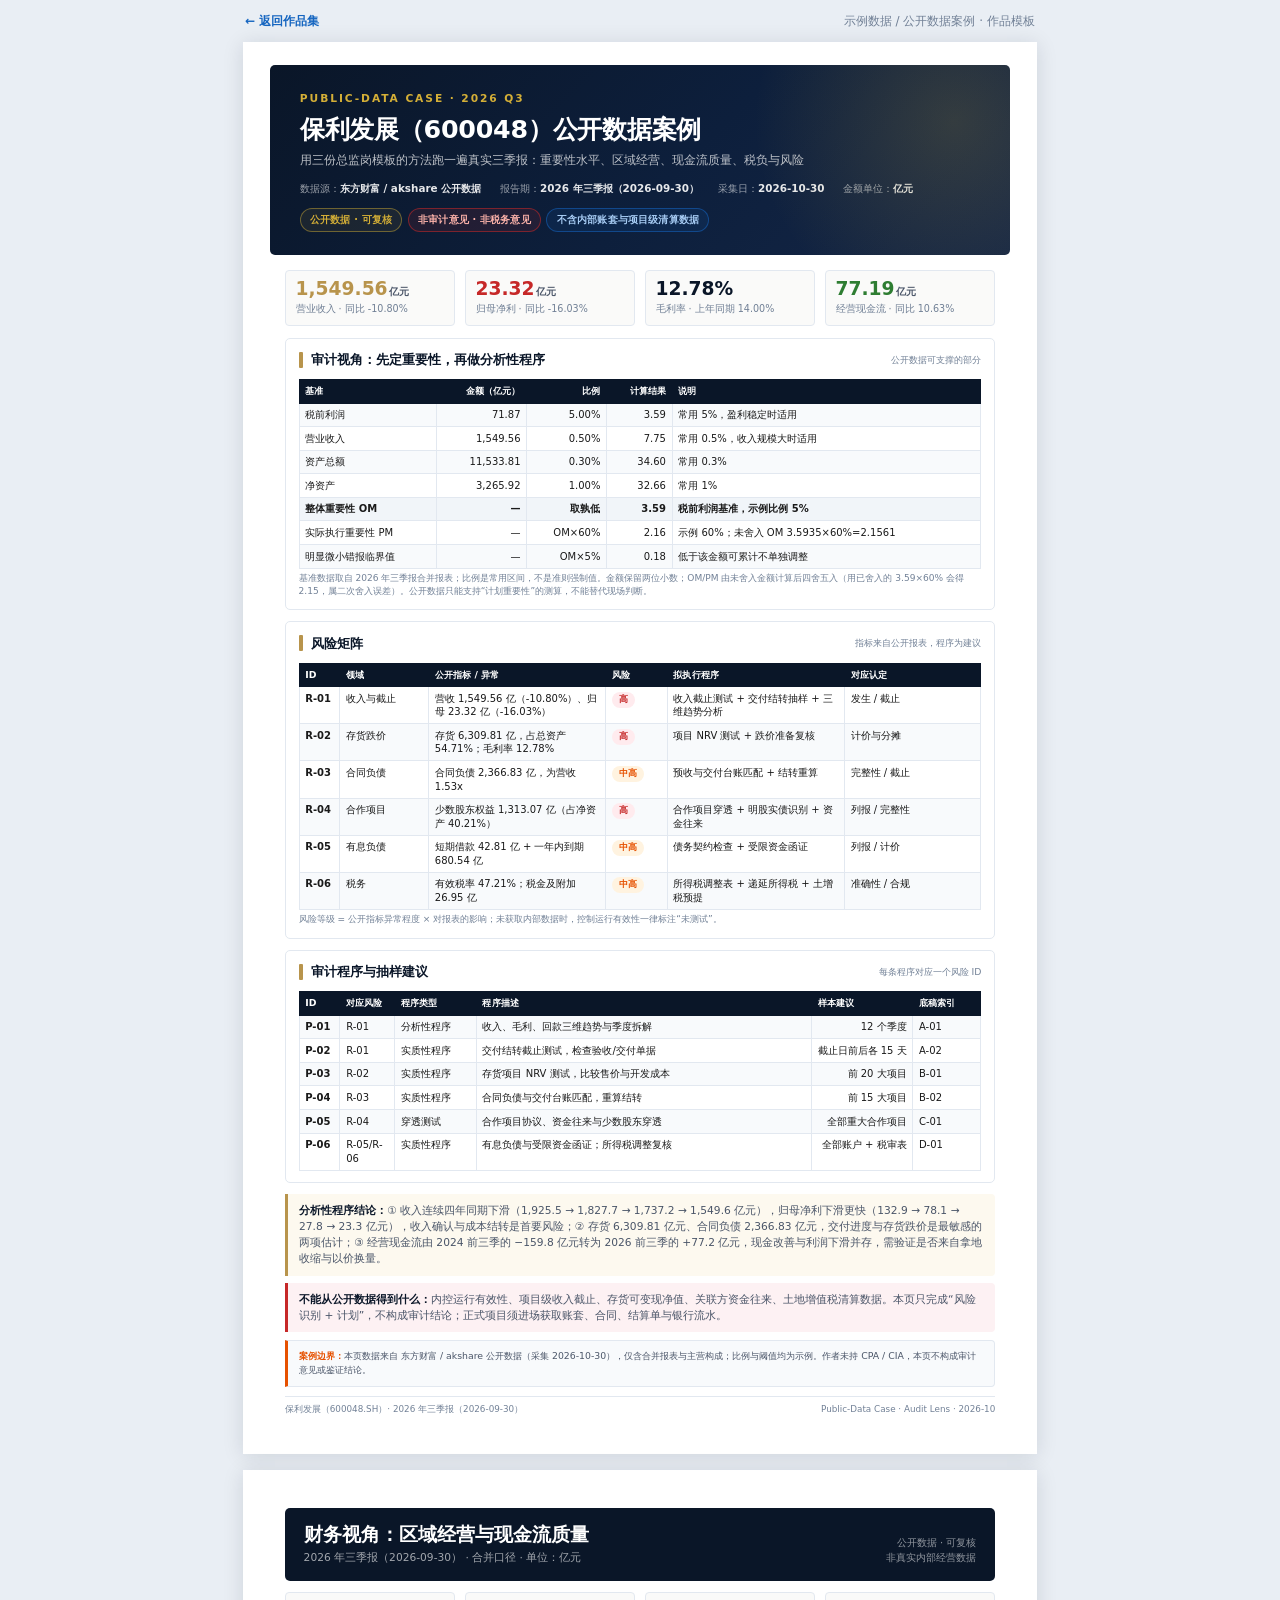
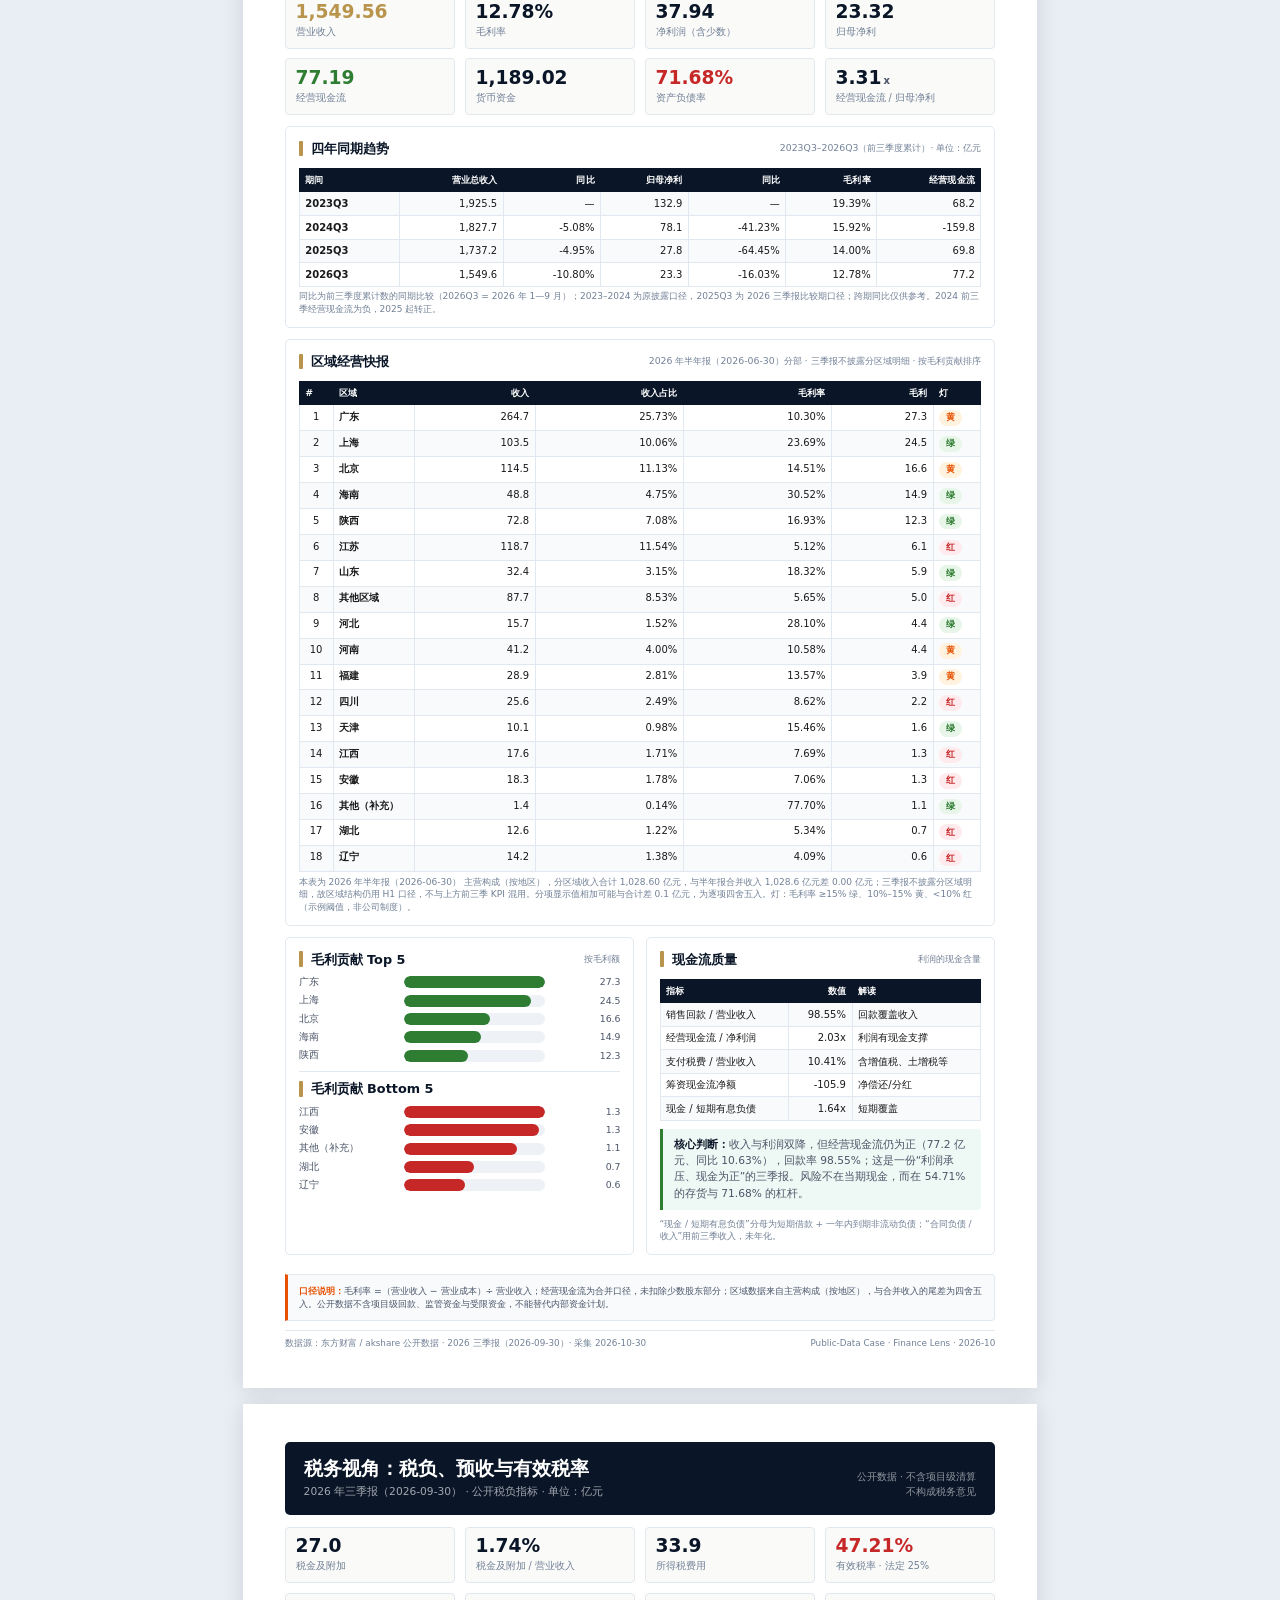
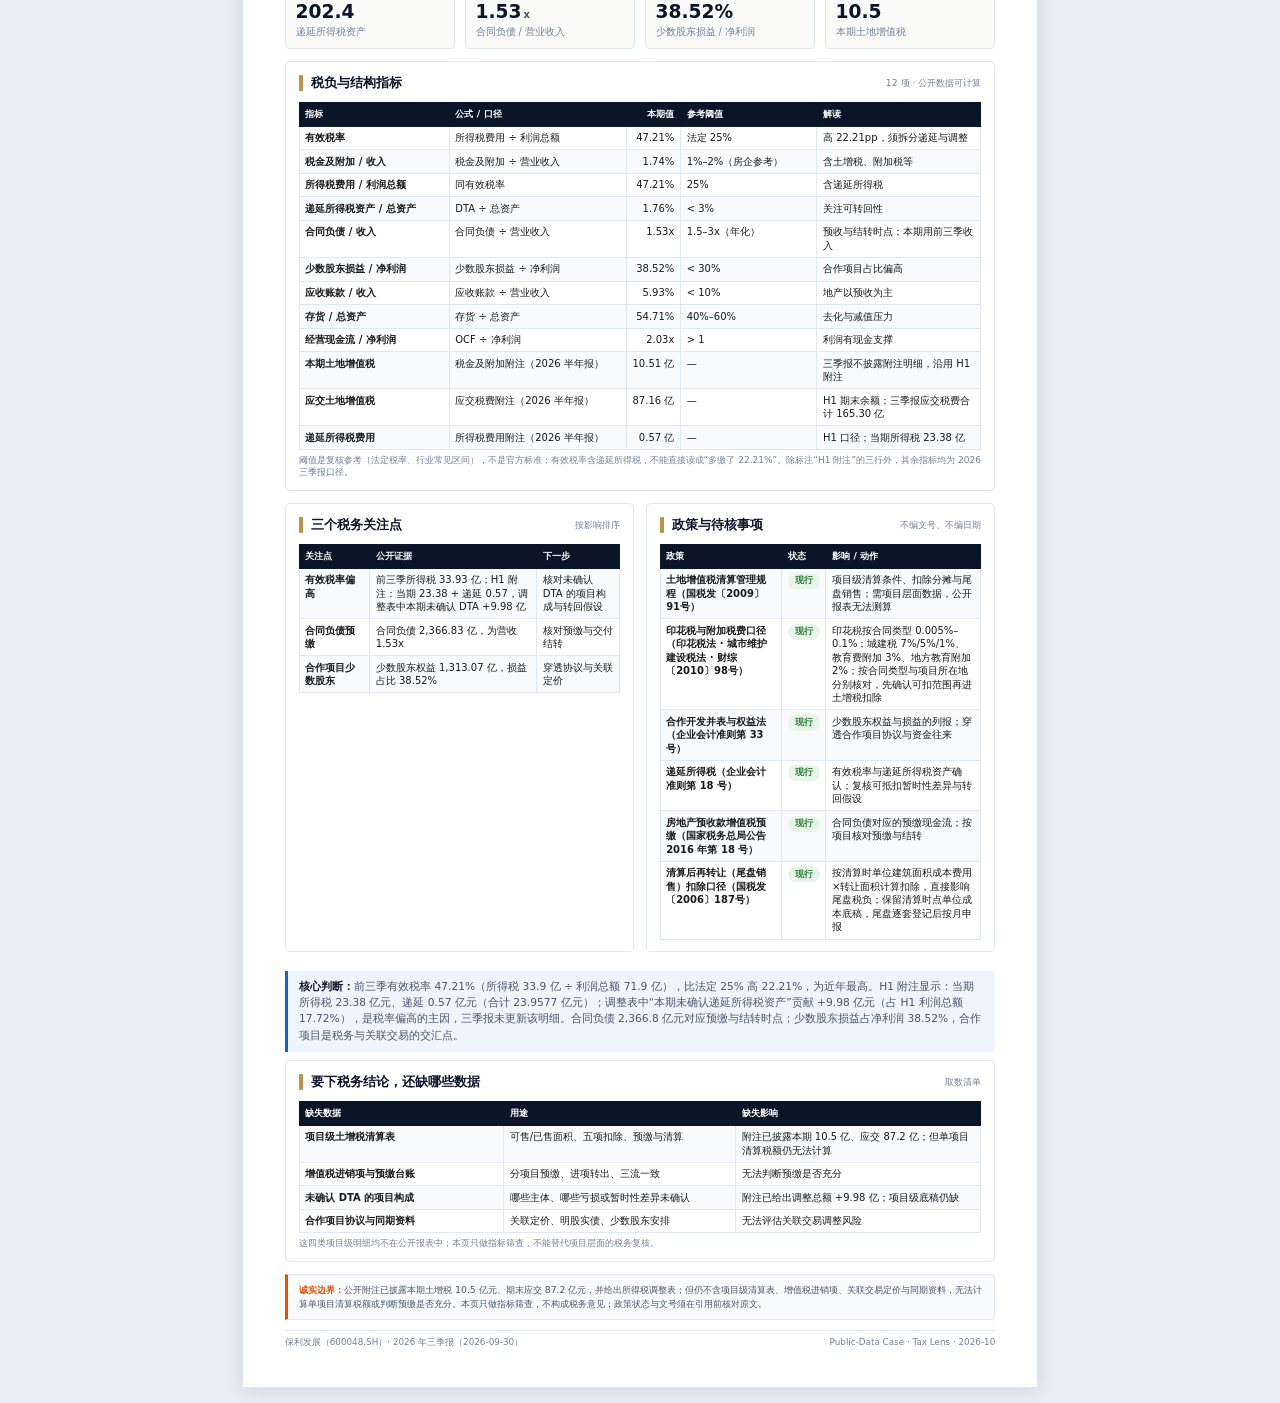
<file: portfolio-templates/case-baoli/index.html>
<!DOCTYPE html>
<html lang="zh-CN">
<head>
<meta charset="UTF-8">
<meta name="viewport" content="width=device-width, initial-scale=1.0">
<title>保利发展 600048 · 2026 三季报公开数据案例</title>
<link rel="stylesheet" href="../assets/report.css">
</head>
<body>
<div class="top-nav no-print">
  <a href="../index.html">← 返回作品集</a>
  <span>示例数据 / 公开数据案例 · 作品模板</span>
</div>
<div class="page" id="audit">

  <div class="cover">
    <div class="eyebrow">Public-Data Case · 2026 Q3</div>
    <h1>保利发展（600048）公开数据案例</h1>
    <div class="sub">用三份总监岗模板的方法跑一遍真实三季报：重要性水平、区域经营、现金流质量、税负与风险</div>
    <div class="meta">
      <span>数据源：<b>东方财富 / akshare 公开数据</b></span>
      <span>报告期：<b>2026 年三季报（2026-09-30）</b></span>
      <span>采集日：<b>2026-10-30</b></span>
      <span>金额单位：<b>亿元</b></span>
    </div>
    <div class="badges">
      <span class="badge">公开数据 · 可复核</span>
      <span class="badge red">非审计意见 · 非税务意见</span>
      <span class="badge blue">不含内部账套与项目级清算数据</span>
    </div>
  </div>

  <div class="kpi-row">
    <div class="kpi gold"><div class="v">1,549.56<small>亿元</small></div><div class="l">营业收入 · 同比 -10.80%</div></div>
    <div class="kpi red"><div class="v">23.32<small>亿元</small></div><div class="l">归母净利 · 同比 -16.03%</div></div>
    <div class="kpi"><div class="v">12.78%</div><div class="l">毛利率 · 上年同期 14.00%</div></div>
    <div class="kpi green"><div class="v">77.19<small>亿元</small></div><div class="l">经营现金流 · 同比 10.63%</div></div>
  </div>

  <div class="card">
    <h3>审计视角：先定重要性，再做分析性程序 <span class="hint">公开数据可支撑的部分</span></h3>
    <div class="table-wrap">
      <table>
        <tr><th>基准</th><th class="num">金额（亿元）</th><th class="num">比例</th><th class="num">计算结果</th><th>说明</th></tr>
        <tr><td>税前利润</td><td class="num">71.87</td><td class="num">5.00%</td><td class="num">3.59</td><td>常用 5%，盈利稳定时适用</td></tr>
        <tr><td>营业收入</td><td class="num">1,549.56</td><td class="num">0.50%</td><td class="num">7.75</td><td>常用 0.5%，收入规模大时适用</td></tr>
        <tr><td>资产总额</td><td class="num">11,533.81</td><td class="num">0.30%</td><td class="num">34.60</td><td>常用 0.3%</td></tr>
        <tr><td>净资产</td><td class="num">3,265.92</td><td class="num">1.00%</td><td class="num">32.66</td><td>常用 1%</td></tr>
        <tr class="total"><td>整体重要性 OM</td><td class="num">—</td><td class="num">取孰低</td><td class="num">3.59</td><td>税前利润基准，示例比例 5%</td></tr>
        <tr><td>实际执行重要性 PM</td><td class="num">—</td><td class="num">OM×60%</td><td class="num">2.16</td><td>示例 60%；未舍入 OM 3.5935×60%=2.1561</td></tr>
        <tr><td>明显微小错报临界值</td><td class="num">—</td><td class="num">OM×5%</td><td class="num">0.18</td><td>低于该金额可累计不单独调整</td></tr>
      </table>
    </div>
    <div class="table-note">基准数据取自 2026 年三季报合并报表；比例是常用区间，不是准则强制值。金额保留两位小数；OM/PM 由未舍入金额计算后四舍五入（用已舍入的 3.59×60% 会得 2.15，属二次舍入误差）。公开数据只能支持“计划重要性”的测算，不能替代现场判断。</div>
  </div>

  <div class="card">
    <h3>风险矩阵 <span class="hint">指标来自公开报表，程序为建议</span></h3>
    <div class="table-wrap">
      <table>
        <thead>
        <tr>
          <th style="width:6%">ID</th><th style="width:13%">领域</th><th style="width:26%">公开指标 / 异常</th>
          <th style="width:9%">风险</th><th style="width:26%">拟执行程序</th><th>对应认定</th>
        </tr>
        </thead>
        <tbody>
        <tr>
          <td><b>R-01</b></td><td>收入与截止</td><td>营收 1,549.56 亿（-10.80%）、归母 23.32 亿（-16.03%）</td>
          <td><span class="pill red">高</span></td>
          <td>收入截止测试 + 交付结转抽样 + 三维趋势分析</td><td>发生 / 截止</td>
        </tr>
        <tr>
          <td><b>R-02</b></td><td>存货跌价</td><td>存货 6,309.81 亿，占总资产 54.71%；毛利率 12.78%</td>
          <td><span class="pill red">高</span></td>
          <td>项目 NRV 测试 + 跌价准备复核</td><td>计价与分摊</td>
        </tr>
        <tr>
          <td><b>R-03</b></td><td>合同负债</td><td>合同负债 2,366.83 亿，为营收 1.53x</td>
          <td><span class="pill amber">中高</span></td>
          <td>预收与交付台账匹配 + 结转重算</td><td>完整性 / 截止</td>
        </tr>
        <tr>
          <td><b>R-04</b></td><td>合作项目</td><td>少数股东权益 1,313.07 亿（占净资产 40.21%）</td>
          <td><span class="pill red">高</span></td>
          <td>合作项目穿透 + 明股实债识别 + 资金往来</td><td>列报 / 完整性</td>
        </tr>
        <tr>
          <td><b>R-05</b></td><td>有息负债</td><td>短期借款 42.81 亿 + 一年内到期 680.54 亿</td>
          <td><span class="pill amber">中高</span></td>
          <td>债务契约检查 + 受限资金函证</td><td>列报 / 计价</td>
        </tr>
        <tr>
          <td><b>R-06</b></td><td>税务</td><td>有效税率 47.21%；税金及附加 26.95 亿</td>
          <td><span class="pill amber">中高</span></td>
          <td>所得税调整表 + 递延所得税 + 土增税预提</td><td>准确性 / 合规</td>
        </tr>
        </tbody>
      </table>
    </div>
    <div class="table-note">风险等级 = 公开指标异常程度 × 对报表的影响；未获取内部数据时，控制运行有效性一律标注“未测试”。</div>
  </div>

  <div class="card">
    <h3>审计程序与抽样建议 <span class="hint">每条程序对应一个风险 ID</span></h3>
    <div class="table-wrap">
      <table>
        <tr><th style="width:6%">ID</th><th style="width:8%">对应风险</th><th style="width:12%">程序类型</th><th>程序描述</th><th style="width:14%">样本建议</th><th style="width:10%">底稿索引</th></tr>
        <tr><td><b>P-01</b></td><td>R-01</td><td>分析性程序</td><td>收入、毛利、回款三维趋势与季度拆解</td><td class="num">12 个季度</td><td>A-01</td></tr>
        <tr><td><b>P-02</b></td><td>R-01</td><td>实质性程序</td><td>交付结转截止测试，检查验收/交付单据</td><td class="num">截止日前后各 15 天</td><td>A-02</td></tr>
        <tr><td><b>P-03</b></td><td>R-02</td><td>实质性程序</td><td>存货项目 NRV 测试，比较售价与开发成本</td><td class="num">前 20 大项目</td><td>B-01</td></tr>
        <tr><td><b>P-04</b></td><td>R-03</td><td>实质性程序</td><td>合同负债与交付台账匹配，重算结转</td><td class="num">前 15 大项目</td><td>B-02</td></tr>
        <tr><td><b>P-05</b></td><td>R-04</td><td>穿透测试</td><td>合作项目协议、资金往来与少数股东穿透</td><td class="num">全部重大合作项目</td><td>C-01</td></tr>
        <tr><td><b>P-06</b></td><td>R-05/R-06</td><td>实质性程序</td><td>有息负债与受限资金函证；所得税调整复核</td><td class="num">全部账户 + 税审表</td><td>D-01</td></tr>
      </table>
    </div>
  </div>

  <div class="callout">
    <p><b>分析性程序结论：</b>① 收入连续四年同期下滑（1,925.5 → 1,827.7 → 1,737.2 → 1,549.6 亿元），归母净利下滑更快（132.9 → 78.1 → 27.8 → 23.3 亿元），收入确认与成本结转是首要风险；② 存货 6,309.81 亿元、合同负债 2,366.83 亿元，交付进度与存货跌价是最敏感的两项估计；③ 经营现金流由 2024 前三季的 −159.8 亿元转为 2026 前三季的 +77.2 亿元，现金改善与利润下滑并存，需验证是否来自拿地收缩与以价换量。</p>
  </div>

  <div class="callout red">
    <p><b>不能从公开数据得到什么：</b>内控运行有效性、项目级收入截止、存货可变现净值、关联方资金往来、土地增值税清算数据。本页只完成“风险识别 + 计划”，不构成审计结论；正式项目须进场获取账套、合同、结算单与银行流水。</p>
  </div>

  <div class="disclaimer">
    <b>案例边界：</b>本页数据来自 东方财富 / akshare 公开数据（采集 2026-10-30），仅含合并报表与主营构成；比例与阈值均为示例。作者未持 CPA / CIA，本页不构成审计意见或鉴证结论。
  </div>

  <div class="footer">
    <span>保利发展（600048.SH）· 2026 年三季报（2026-09-30）</span>
    <span>Public-Data Case · Audit Lens · 2026-10</span>
  </div>
</div>

<div class="page" id="finance">
  <div class="page-head">
    <div>
      <h1>财务视角：区域经营与现金流质量</h1>
      <div class="sub">2026 年三季报（2026-09-30） · 合并口径 · 单位：亿元</div>
    </div>
    <div class="right">公开数据 · 可复核<br>非真实内部经营数据</div>
  </div>

  <div class="kpi-row">
    <div class="kpi gold"><div class="v">1,549.56</div><div class="l">营业收入</div></div>
    <div class="kpi"><div class="v">12.78%</div><div class="l">毛利率</div></div>
    <div class="kpi"><div class="v">37.94</div><div class="l">净利润（含少数）</div></div>
    <div class="kpi"><div class="v">23.32</div><div class="l">归母净利</div></div>
    <div class="kpi green"><div class="v">77.19</div><div class="l">经营现金流</div></div>
    <div class="kpi"><div class="v">1,189.02</div><div class="l">货币资金</div></div>
    <div class="kpi red"><div class="v">71.68%</div><div class="l">资产负债率</div></div>
    <div class="kpi"><div class="v">3.31<small>x</small></div><div class="l">经营现金流 / 归母净利</div></div>
  </div>

  <div class="card">
    <h3>四年同期趋势 <span class="hint">2023Q3–2026Q3（前三季度累计）· 单位：亿元</span></h3>
    <div class="table-wrap">
      <table>
        <tr><th>期间</th><th class="num">营业总收入</th><th class="num">同比</th><th class="num">归母净利</th><th class="num">同比</th><th class="num">毛利率</th><th class="num">经营现金流</th></tr>
        <tr><td><b>2023Q3</b></td><td class="num">1,925.5</td><td class="num">—</td><td class="num">132.9</td><td class="num">—</td><td class="num">19.39%</td><td class="num">68.2</td></tr>
        <tr><td><b>2024Q3</b></td><td class="num">1,827.7</td><td class="num">-5.08%</td><td class="num">78.1</td><td class="num">-41.23%</td><td class="num">15.92%</td><td class="num">-159.8</td></tr>
        <tr><td><b>2025Q3</b></td><td class="num">1,737.2</td><td class="num">-4.95%</td><td class="num">27.8</td><td class="num">-64.45%</td><td class="num">14.00%</td><td class="num">69.8</td></tr>
        <tr><td><b>2026Q3</b></td><td class="num">1,549.6</td><td class="num">-10.80%</td><td class="num">23.3</td><td class="num">-16.03%</td><td class="num">12.78%</td><td class="num">77.2</td></tr>
      </table>
    </div>
    <div class="table-note">同比为前三季度累计数的同期比较（2026Q3 = 2026 年 1—9 月）；2023–2024 为原披露口径，2025Q3 为 2026 三季报比较期口径；跨期同比仅供参考。2024 前三季经营现金流为负，2025 起转正。</div>
  </div>

  <div class="card">
    <h3>区域经营快报 <span class="hint">2026 年半年报（2026-06-30）分部 · 三季报不披露分区域明细 · 按毛利贡献排序</span></h3>
    <div class="table-wrap">
      <table>
        <thead>
        <tr><th style="width:5%">#</th><th style="width:12%">区域</th><th class="num">收入</th><th class="num">收入占比</th><th class="num">毛利率</th><th class="num">毛利</th><th style="width:7%">灯</th></tr>
        </thead>
        <tbody>
        <tr>
          <td class="c">1</td><td><b>广东</b></td><td class="num">264.7</td><td class="num">25.73%</td><td class="num">10.30%</td><td class="num">27.3</td>
          <td><span class="pill amber">黄</span></td>
        </tr>
        <tr>
          <td class="c">2</td><td><b>上海</b></td><td class="num">103.5</td><td class="num">10.06%</td><td class="num">23.69%</td><td class="num">24.5</td>
          <td><span class="pill green">绿</span></td>
        </tr>
        <tr>
          <td class="c">3</td><td><b>北京</b></td><td class="num">114.5</td><td class="num">11.13%</td><td class="num">14.51%</td><td class="num">16.6</td>
          <td><span class="pill amber">黄</span></td>
        </tr>
        <tr>
          <td class="c">4</td><td><b>海南</b></td><td class="num">48.8</td><td class="num">4.75%</td><td class="num">30.52%</td><td class="num">14.9</td>
          <td><span class="pill green">绿</span></td>
        </tr>
        <tr>
          <td class="c">5</td><td><b>陕西</b></td><td class="num">72.8</td><td class="num">7.08%</td><td class="num">16.93%</td><td class="num">12.3</td>
          <td><span class="pill green">绿</span></td>
        </tr>
        <tr>
          <td class="c">6</td><td><b>江苏</b></td><td class="num">118.7</td><td class="num">11.54%</td><td class="num">5.12%</td><td class="num">6.1</td>
          <td><span class="pill red">红</span></td>
        </tr>
        <tr>
          <td class="c">7</td><td><b>山东</b></td><td class="num">32.4</td><td class="num">3.15%</td><td class="num">18.32%</td><td class="num">5.9</td>
          <td><span class="pill green">绿</span></td>
        </tr>
        <tr>
          <td class="c">8</td><td><b>其他区域</b></td><td class="num">87.7</td><td class="num">8.53%</td><td class="num">5.65%</td><td class="num">5.0</td>
          <td><span class="pill red">红</span></td>
        </tr>
        <tr>
          <td class="c">9</td><td><b>河北</b></td><td class="num">15.7</td><td class="num">1.52%</td><td class="num">28.10%</td><td class="num">4.4</td>
          <td><span class="pill green">绿</span></td>
        </tr>
        <tr>
          <td class="c">10</td><td><b>河南</b></td><td class="num">41.2</td><td class="num">4.00%</td><td class="num">10.58%</td><td class="num">4.4</td>
          <td><span class="pill amber">黄</span></td>
        </tr>
        <tr>
          <td class="c">11</td><td><b>福建</b></td><td class="num">28.9</td><td class="num">2.81%</td><td class="num">13.57%</td><td class="num">3.9</td>
          <td><span class="pill amber">黄</span></td>
        </tr>
        <tr>
          <td class="c">12</td><td><b>四川</b></td><td class="num">25.6</td><td class="num">2.49%</td><td class="num">8.62%</td><td class="num">2.2</td>
          <td><span class="pill red">红</span></td>
        </tr>
        <tr>
          <td class="c">13</td><td><b>天津</b></td><td class="num">10.1</td><td class="num">0.98%</td><td class="num">15.46%</td><td class="num">1.6</td>
          <td><span class="pill green">绿</span></td>
        </tr>
        <tr>
          <td class="c">14</td><td><b>江西</b></td><td class="num">17.6</td><td class="num">1.71%</td><td class="num">7.69%</td><td class="num">1.3</td>
          <td><span class="pill red">红</span></td>
        </tr>
        <tr>
          <td class="c">15</td><td><b>安徽</b></td><td class="num">18.3</td><td class="num">1.78%</td><td class="num">7.06%</td><td class="num">1.3</td>
          <td><span class="pill red">红</span></td>
        </tr>
        <tr>
          <td class="c">16</td><td><b>其他（补充）</b></td><td class="num">1.4</td><td class="num">0.14%</td><td class="num">77.70%</td><td class="num">1.1</td>
          <td><span class="pill green">绿</span></td>
        </tr>
        <tr>
          <td class="c">17</td><td><b>湖北</b></td><td class="num">12.6</td><td class="num">1.22%</td><td class="num">5.34%</td><td class="num">0.7</td>
          <td><span class="pill red">红</span></td>
        </tr>
        <tr>
          <td class="c">18</td><td><b>辽宁</b></td><td class="num">14.2</td><td class="num">1.38%</td><td class="num">4.09%</td><td class="num">0.6</td>
          <td><span class="pill red">红</span></td>
        </tr>
        </tbody>
      </table>
    </div>
    <div class="table-note">本表为 2026 年半年报（2026-06-30） 主营构成（按地区），分区域收入合计 1,028.60 亿元，与半年报合并收入 1,028.6 亿元差 0.00 亿元；三季报不披露分区域明细，故区域结构仍用 H1 口径，不与上方前三季 KPI 混用。分项显示值相加可能与合计差 0.1 亿元，为逐项四舍五入。灯：毛利率 ≥15% 绿、10%–15% 黄、&lt;10% 红（示例阈值，非公司制度）。</div>
  </div>

  <div class="two-col">
    <div class="card">
      <h3>毛利贡献 Top 5 <span class="hint">按毛利额</span></h3>
      <div class="bar-row"><div class="name">广东</div><div class="track"><div class="fill green" style="width:100.0%"></div></div><div class="val">27.3</div></div>
      <div class="bar-row"><div class="name">上海</div><div class="track"><div class="fill green" style="width:89.96511231194211%"></div></div><div class="val">24.5</div></div>
      <div class="bar-row"><div class="name">北京</div><div class="track"><div class="fill green" style="width:60.917718616671934%"></div></div><div class="val">16.6</div></div>
      <div class="bar-row"><div class="name">海南</div><div class="track"><div class="fill green" style="width:54.66581556849322%"></div></div><div class="val">14.9</div></div>
      <div class="bar-row"><div class="name">陕西</div><div class="track"><div class="fill green" style="width:45.24247126626533%"></div></div><div class="val">12.3</div></div>
      <div class="hr"></div>
      <h3 class="small">毛利贡献 Bottom 5</h3>
      <div class="bar-row"><div class="name">江西</div><div class="track"><div class="fill red" style="width:100.0%"></div></div><div class="val">1.3</div></div>
      <div class="bar-row"><div class="name">安徽</div><div class="track"><div class="fill red" style="width:95.66506113375308%"></div></div><div class="val">1.3</div></div>
      <div class="bar-row"><div class="name">其他（补充）</div><div class="track"><div class="fill red" style="width:80.39273805112991%"></div></div><div class="val">1.1</div></div>
      <div class="bar-row"><div class="name">湖北</div><div class="track"><div class="fill red" style="width:49.85550203779158%"></div></div><div class="val">0.7</div></div>
      <div class="bar-row"><div class="name">辽宁</div><div class="track"><div class="fill red" style="width:42.92701000370499%"></div></div><div class="val">0.6</div></div>
    </div>
    <div class="card">
      <h3>现金流质量 <span class="hint">利润的现金含量</span></h3>
      <div class="table-wrap">
        <table>
          <tr><th>指标</th><th class="num">数值</th><th>解读</th></tr>
          <tr><td>销售回款 / 营业收入</td><td class="num">98.55%</td><td>回款覆盖收入</td></tr>
          <tr><td>经营现金流 / 净利润</td><td class="num">2.03x</td><td>利润有现金支撑</td></tr>
          <tr><td>支付税费 / 营业收入</td><td class="num">10.41%</td><td>含增值税、土增税等</td></tr>
          <tr><td>筹资现金流净额</td><td class="num">-105.9</td><td>净偿还/分红</td></tr>
          <tr><td>现金 / 短期有息负债</td><td class="num">1.64x</td><td>短期覆盖</td></tr>
        </table>
      </div>
      <div class="callout green">
        <p><b>核心判断：</b>收入与利润双降，但经营现金流仍为正（77.2 亿元、同比 10.63%），回款率 98.55%；这是一份“利润承压、现金为正”的三季报。风险不在当期现金，而在 54.71% 的存货与 71.68% 的杠杆。</p>
      </div>
      <div class="table-note">“现金 / 短期有息负债”分母为短期借款 + 一年内到期非流动负债；“合同负债 / 收入”用前三季收入，未年化。</div>
    </div>
  </div>

  <div class="disclaimer">
    <b>口径说明：</b>毛利率 =（营业收入 − 营业成本）÷ 营业收入；经营现金流为合并口径，未扣除少数股东部分；区域数据来自主营构成（按地区），与合并收入的尾差为四舍五入。公开数据不含项目级回款、监管资金与受限资金，不能替代内部资金计划。
  </div>

  <div class="footer">
    <span>数据源：东方财富 / akshare 公开数据 · 2026 三季报（2026-09-30）· 采集 2026-10-30</span>
    <span>Public-Data Case · Finance Lens · 2026-10</span>
  </div>
</div>

<div class="page" id="tax">
  <div class="page-head">
    <div>
      <h1>税务视角：税负、预收与有效税率</h1>
      <div class="sub">2026 年三季报（2026-09-30） · 公开税负指标 · 单位：亿元</div>
    </div>
    <div class="right">公开数据 · 不含项目级清算<br>不构成税务意见</div>
  </div>

  <div class="kpi-row">
    <div class="kpi"><div class="v">27.0</div><div class="l">税金及附加</div></div>
    <div class="kpi"><div class="v">1.74%</div><div class="l">税金及附加 / 营业收入</div></div>
    <div class="kpi"><div class="v">33.9</div><div class="l">所得税费用</div></div>
    <div class="kpi red"><div class="v">47.21%</div><div class="l">有效税率 · 法定 25%</div></div>
    <div class="kpi"><div class="v">202.4</div><div class="l">递延所得税资产</div></div>
    <div class="kpi"><div class="v">1.53<small>x</small></div><div class="l">合同负债 / 营业收入</div></div>
    <div class="kpi"><div class="v">38.52%</div><div class="l">少数股东损益 / 净利润</div></div>
    <div class="kpi"><div class="v">10.5</div><div class="l">本期土地增值税</div></div>
  </div>

  <div class="card">
    <h3>税负与结构指标 <span class="hint">12 项 · 公开数据可计算</span></h3>
    <div class="table-wrap">
      <table>
        <thead>
        <tr><th style="width:22%">指标</th><th style="width:26%">公式 / 口径</th><th class="num">本期值</th><th style="width:20%">参考阈值</th><th>解读</th></tr>
        </thead>
        <tbody>
        <tr><td><b>有效税率</b></td><td>所得税费用 ÷ 利润总额</td><td class="num">47.21%</td><td>法定 25%</td><td>高 22.21pp，须拆分递延与调整</td></tr>
        <tr><td><b>税金及附加 / 收入</b></td><td>税金及附加 ÷ 营业收入</td><td class="num">1.74%</td><td>1%–2%（房企参考）</td><td>含土增税、附加税等</td></tr>
        <tr><td><b>所得税费用 / 利润总额</b></td><td>同有效税率</td><td class="num">47.21%</td><td>25%</td><td>含递延所得税</td></tr>
        <tr><td><b>递延所得税资产 / 总资产</b></td><td>DTA ÷ 总资产</td><td class="num">1.76%</td><td>< 3%</td><td>关注可转回性</td></tr>
        <tr><td><b>合同负债 / 收入</b></td><td>合同负债 ÷ 营业收入</td><td class="num">1.53x</td><td>1.5–3x（年化）</td><td>预收与结转时点；本期用前三季收入</td></tr>
        <tr><td><b>少数股东损益 / 净利润</b></td><td>少数股东损益 ÷ 净利润</td><td class="num">38.52%</td><td>< 30%</td><td>合作项目占比偏高</td></tr>
        <tr><td><b>应收账款 / 收入</b></td><td>应收账款 ÷ 营业收入</td><td class="num">5.93%</td><td>< 10%</td><td>地产以预收为主</td></tr>
        <tr><td><b>存货 / 总资产</b></td><td>存货 ÷ 总资产</td><td class="num">54.71%</td><td>40%–60%</td><td>去化与减值压力</td></tr>
        <tr><td><b>经营现金流 / 净利润</b></td><td>OCF ÷ 净利润</td><td class="num">2.03x</td><td>> 1</td><td>利润有现金支撑</td></tr>
        <tr><td><b>本期土地增值税</b></td><td>税金及附加附注（2026 半年报）</td><td class="num">10.51 亿</td><td>—</td><td>三季报不披露附注明细，沿用 H1 附注</td></tr>
        <tr><td><b>应交土地增值税</b></td><td>应交税费附注（2026 半年报）</td><td class="num">87.16 亿</td><td>—</td><td>H1 期末余额；三季报应交税费合计 165.30 亿</td></tr>
        <tr><td><b>递延所得税费用</b></td><td>所得税费用附注（2026 半年报）</td><td class="num">0.57 亿</td><td>—</td><td>H1 口径；当期所得税 23.38 亿</td></tr>
        </tbody>
      </table>
    </div>
    <div class="table-note">阈值是复核参考（法定税率、行业常见区间），不是官方标准；有效税率含递延所得税，不能直接读成“多缴了 22.21%”。除标注“H1 附注”的三行外，其余指标均为 2026 三季报口径。</div>
  </div>

  <div class="two-col">
    <div class="card">
      <h3>三个税务关注点 <span class="hint">按影响排序</span></h3>
      <div class="table-wrap">
        <table>
          <tr><th style="width:22%">关注点</th><th>公开证据</th><th style="width:26%">下一步</th></tr>
          <tr><td><b>有效税率偏高</b></td><td>前三季所得税 33.93 亿；H1 附注：当期 23.38 + 递延 0.57，调整表中本期未确认 DTA +9.98 亿</td><td>核对未确认 DTA 的项目构成与转回假设</td></tr>
          <tr><td><b>合同负债预缴</b></td><td>合同负债 2,366.83 亿，为营收 1.53x</td><td>核对预缴与交付结转</td></tr>
          <tr><td><b>合作项目少数股东</b></td><td>少数股东权益 1,313.07 亿，损益占比 38.52%</td><td>穿透协议与关联定价</td></tr>
        </table>
      </div>
    </div>
    <div class="card">
      <h3>政策与待核事项 <span class="hint">不编文号、不编日期</span></h3>
      <div class="table-wrap">
        <table>
          <tr><th style="width:38%">政策</th><th style="width:12%">状态</th><th>影响 / 动作</th></tr>
          <tr><td><b>土地增值税清算管理规程（国税发〔2009〕91号）</b></td><td><span class="pill green">现行</span></td><td>项目级清算条件、扣除分摊与尾盘销售；需项目层面数据，公开报表无法测算</td></tr>
          <tr><td><b>印花税与附加税费口径（印花税法 · 城市维护建设税法 · 财综〔2010〕98号）</b></td><td><span class="pill green">现行</span></td><td>印花税按合同类型 0.005%–0.1%；城建税 7%/5%/1%、教育费附加 3%、地方教育附加 2%；按合同类型与项目所在地分别核对，先确认可扣范围再进土增税扣除</td></tr>
          <tr><td><b>合作开发并表与权益法（企业会计准则第 33 号）</b></td><td><span class="pill green">现行</span></td><td>少数股东权益与损益的列报；穿透合作项目协议与资金往来</td></tr>
          <tr><td><b>递延所得税（企业会计准则第 18 号）</b></td><td><span class="pill green">现行</span></td><td>有效税率与递延所得税资产确认；复核可抵扣暂时性差异与转回假设</td></tr>
          <tr><td><b>房地产预收款增值税预缴（国家税务总局公告 2016 年第 18 号）</b></td><td><span class="pill green">现行</span></td><td>合同负债对应的预缴现金流；按项目核对预缴与结转</td></tr>
          <tr><td><b>清算后再转让（尾盘销售）扣除口径（国税发〔2006〕187号）</b></td><td><span class="pill green">现行</span></td><td>按清算时单位建筑面积成本费用×转让面积计算扣除，直接影响尾盘税负；保留清算时点单位成本底稿，尾盘逐套登记后按月申报</td></tr>
        </table>
      </div>
    </div>
  </div>

  <div class="callout blue">
    <p><b>核心判断：</b>前三季有效税率 47.21%（所得税 33.9 亿 ÷ 利润总额 71.9 亿），比法定 25% 高 22.21%，为近年最高。H1 附注显示：当期所得税 23.38 亿元、递延 0.57 亿元（合计 23.9577 亿元）；调整表中“本期未确认递延所得税资产”贡献 +9.98 亿元（占 H1 利润总额 17.72%），是税率偏高的主因，三季报未更新该明细。合同负债 2,366.8 亿元对应预缴与结转时点；少数股东损益占净利润 38.52%，合作项目是税务与关联交易的交汇点。</p>
  </div>

  <div class="card">
    <h3>要下税务结论，还缺哪些数据 <span class="hint">取数清单</span></h3>
    <div class="table-wrap">
      <table>
        <tr><th style="width:30%">缺失数据</th><th style="width:34%">用途</th><th>缺失影响</th></tr>
        <tr><td><b>项目级土增税清算表</b></td><td>可售/已售面积、五项扣除、预缴与清算</td><td>附注已披露本期 10.5 亿、应交 87.2 亿；但单项目清算税额仍无法计算</td></tr>
        <tr><td><b>增值税进销项与预缴台账</b></td><td>分项目预缴、进项转出、三流一致</td><td>无法判断预缴是否充分</td></tr>
        <tr><td><b>未确认 DTA 的项目构成</b></td><td>哪些主体、哪些亏损或暂时性差异未确认</td><td>附注已给出调整总额 +9.98 亿；项目级底稿仍缺</td></tr>
        <tr><td><b>合作项目协议与同期资料</b></td><td>关联定价、明股实债、少数股东安排</td><td>无法评估关联交易调整风险</td></tr>
      </table>
    </div>
    <div class="table-note">这四类项目级明细均不在公开报表中；本页只做指标筛查，不能替代项目层面的税务复核。</div>
  </div>

  <div class="disclaimer">
    <b>诚实边界：</b>公开附注已披露本期土增税 10.5 亿元、期末应交 87.2 亿元，并给出所得税调整表；但仍不含项目级清算表、增值税进销项、关联交易定价与同期资料，无法计算单项目清算税额或判断预缴是否充分。本页只做指标筛查，不构成税务意见；政策状态与文号须在引用前核对原文。
  </div>

  <div class="footer">
    <span>保利发展（600048.SH）· 2026 年三季报（2026-09-30）</span>
    <span>Public-Data Case · Tax Lens · 2026-10</span>
  </div>
</div>
</body>
</html>
</file>
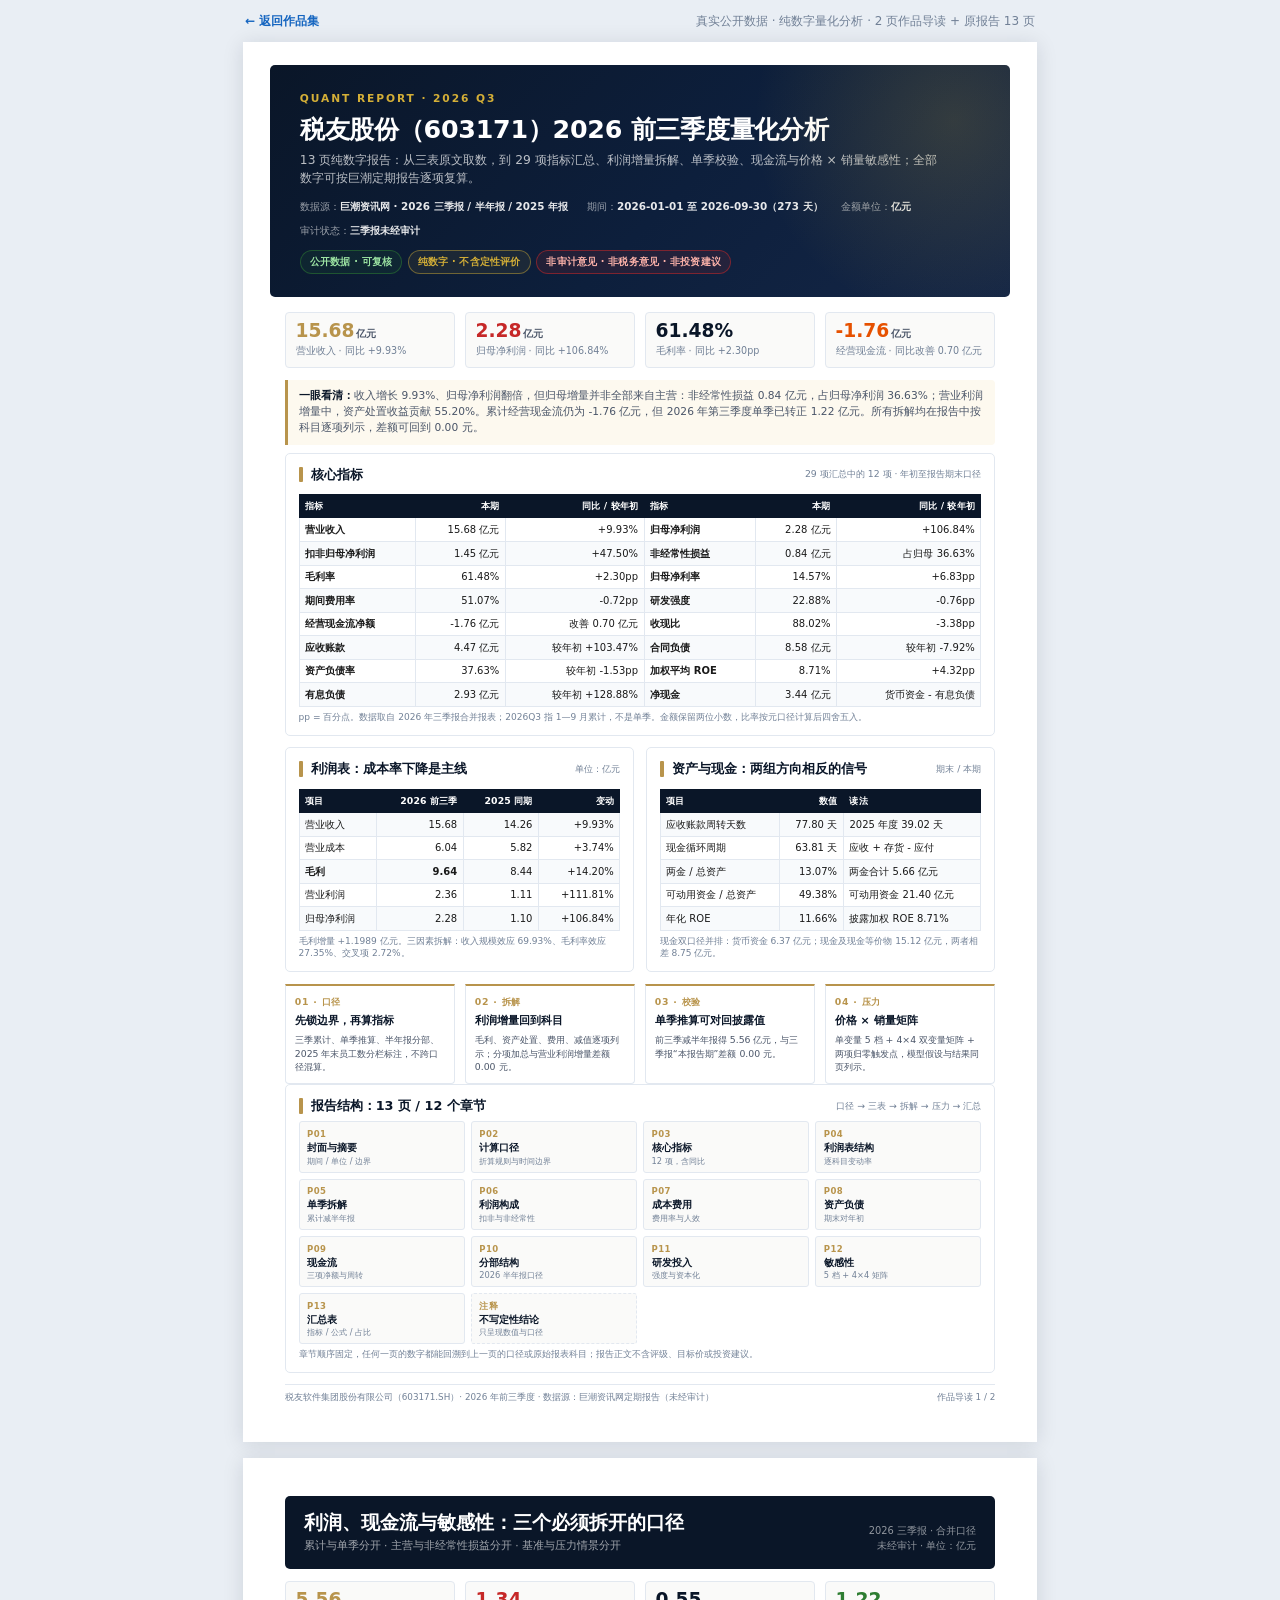
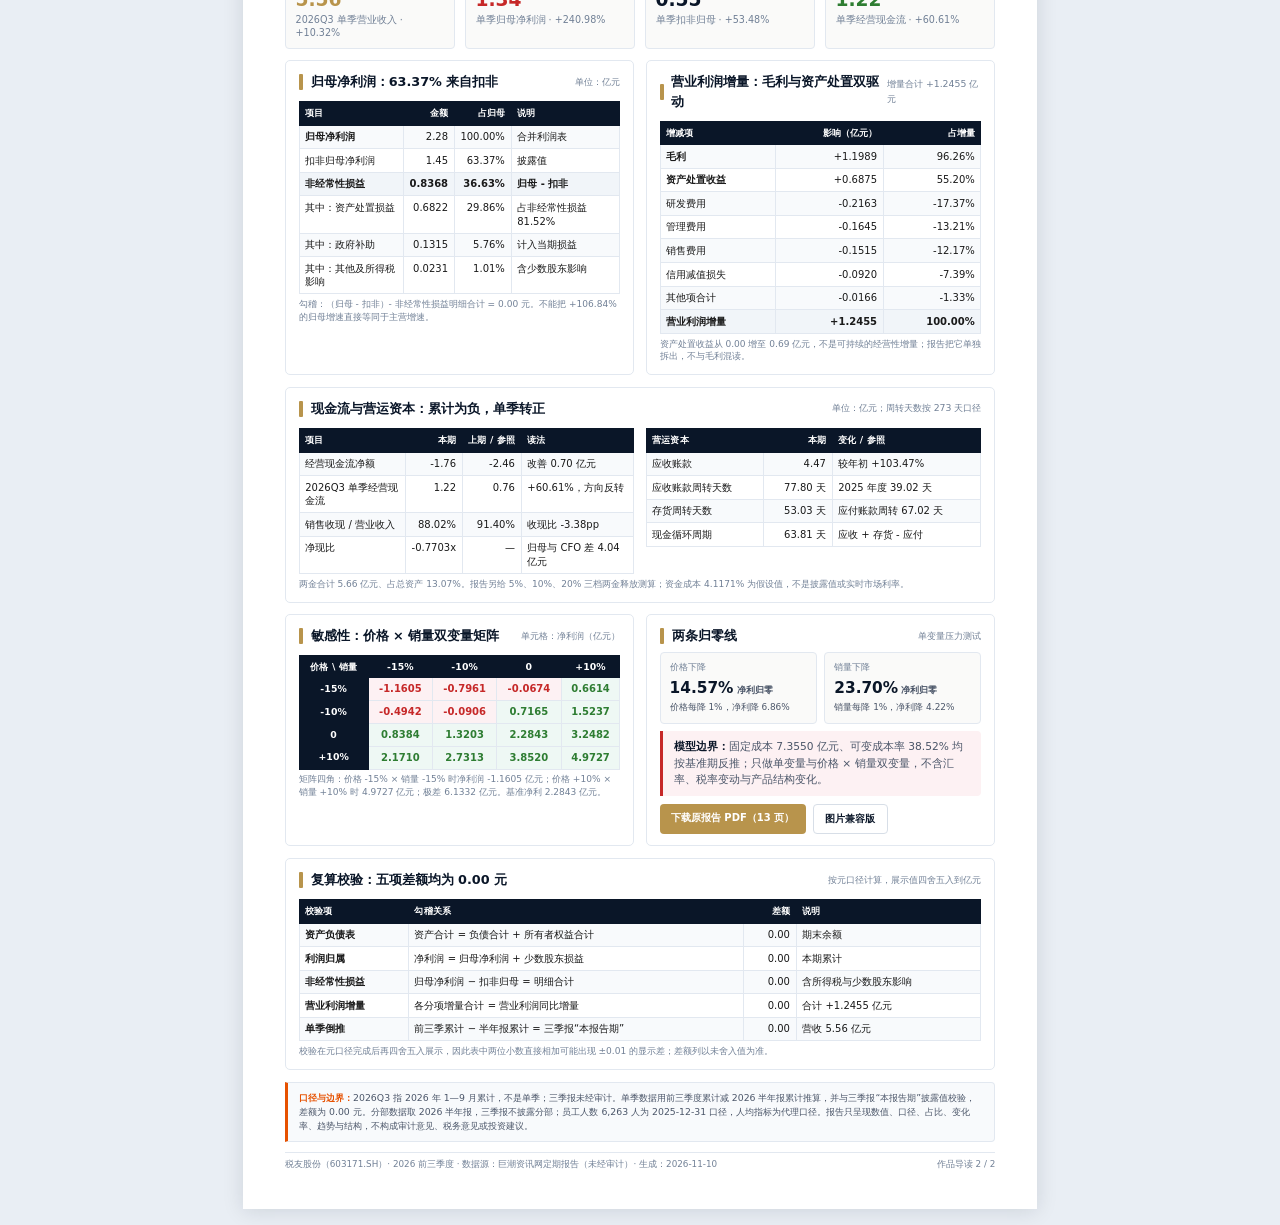
<file: portfolio-templates/case-shuiyou/index.html>
<!DOCTYPE html>
<html lang="zh-CN">
<head>
<meta charset="UTF-8">
<meta name="viewport" content="width=device-width, initial-scale=1.0">
<title>税友股份 603171 · 2026 前三季度量化分析｜李霞作品集</title>
<link rel="stylesheet" href="../assets/report.css">
<style>
  .mini-kpi-grid{display:grid;grid-template-columns:repeat(3,1fr);gap:2mm}
  .mini-kpi{border:1px solid var(--line);border-radius:4px;padding:2mm 2.4mm;background:var(--paper)}
  .mini-kpi .k{font-size:7pt;color:var(--muted)}
  .mini-kpi .v{font-size:11.5pt;font-weight:800;color:var(--navy);margin-top:.6mm}
  .mini-kpi .v small{font-size:6.8pt;color:var(--sec);font-weight:600}
  .mini-kpi .d{font-size:6.7pt;color:var(--sec);margin-top:.4mm}
  .insight-grid{display:grid;grid-template-columns:repeat(4,1fr);gap:2.5mm}
  .insight{border:1px solid var(--line);border-top:2.5px solid var(--gold);border-radius:0 0 4px 4px;padding:2.4mm;background:#fff}
  .insight .n{font-size:7pt;color:var(--gold);font-weight:800;letter-spacing:.08em}
  .insight .h{font-size:8.2pt;font-weight:800;color:var(--navy);margin:1mm 0}
  .insight .b{font-size:7pt;color:var(--sec);line-height:1.45}
  .source-chip{display:inline-block;padding:.8mm 2mm;border:1px solid var(--line);border-radius:3px;background:#fff;font-size:6.8pt;color:var(--sec);margin:.5mm .6mm .5mm 0}
  .btn-row{display:flex;gap:2mm;flex-wrap:wrap;margin-top:2mm}
  .btn{display:inline-block;padding:1.7mm 3mm;border-radius:4px;background:var(--navy);color:#fff!important;font-size:7.5pt;font-weight:800;text-decoration:none!important}
  .btn.gold{background:var(--gold)}
  .btn.ghost{background:#fff;color:var(--navy)!important;border:1px solid var(--line-2)}
  .matrix td,.matrix th{text-align:center;padding:1.1mm .8mm}
  .matrix .neg{background:#fdf1f3;color:var(--red);font-weight:700}
  .matrix .pos{background:#eef8f4;color:var(--green);font-weight:700}
  .two-small{display:grid;grid-template-columns:1fr 1fr;gap:3mm}
  @media(max-width:820px){.mini-kpi-grid,.insight-grid,.two-small{grid-template-columns:1fr 1fr}}
  @media print{.mini-kpi-grid,.insight-grid,.two-small{grid-template-columns:repeat(4,1fr)} .two-small{grid-template-columns:1fr 1fr}}
  .toc-grid{display:grid;grid-template-columns:repeat(4,1fr);gap:1.6mm}
  .toc{border:1px solid var(--line);border-radius:3px;padding:1.5mm 2mm;background:var(--paper)}
  .toc .n{font-size:6.4pt;color:var(--gold);font-weight:800;letter-spacing:.04em}
  .toc .t{font-size:7.4pt;color:var(--navy);font-weight:700;margin-top:.3mm;line-height:1.25}
  .toc .d{font-size:6.2pt;color:var(--muted);margin-top:.3mm;line-height:1.25}
  @media(max-width:820px){.toc-grid{grid-template-columns:1fr 1fr}}
  @media print{.toc-grid{grid-template-columns:repeat(4,1fr)}}

</style>
</head>
<body>
<div class="top-nav no-print">
  <a href="../index.html">← 返回作品集</a>
  <span>真实公开数据 · 纯数字量化分析 · 2 页作品导读 + 原报告 13 页</span>
</div>

<div class="page" id="summary">
  <div class="cover">
    <div class="eyebrow">Quant Report · 2026 Q3</div>
    <h1>税友股份（603171）2026 前三季度量化分析</h1>
    <div class="sub">13 页纯数字报告：从三表原文取数，到 29 项指标汇总、利润增量拆解、单季校验、现金流与价格 × 销量敏感性；全部数字可按巨潮定期报告逐项复算。</div>
    <div class="meta">
      <span>数据源：<b>巨潮资讯网 · 2026 三季报 / 半年报 / 2025 年报</b></span>
      <span>期间：<b>2026-01-01 至 2026-09-30（273 天）</b></span>
      <span>金额单位：<b>亿元</b></span>
      <span>审计状态：<b>三季报未经审计</b></span>
    </div>
    <div class="badges">
      <span class="badge green">公开数据 · 可复核</span>
      <span class="badge">纯数字 · 不含定性评价</span>
      <span class="badge red">非审计意见 · 非税务意见 · 非投资建议</span>
    </div>
  </div>

  <div class="kpi-row">
    <div class="kpi gold"><div class="v">15.68<small>亿元</small></div><div class="l">营业收入 · 同比 +9.93%</div></div>
    <div class="kpi red"><div class="v">2.28<small>亿元</small></div><div class="l">归母净利润 · 同比 +106.84%</div></div>
    <div class="kpi"><div class="v">61.48%</div><div class="l">毛利率 · 同比 +2.30pp</div></div>
    <div class="kpi amber"><div class="v">-1.76<small>亿元</small></div><div class="l">经营现金流 · 同比改善 0.70 亿元</div></div>
  </div>

  <div class="callout">
    <p><b>一眼看清：</b>收入增长 9.93%、归母净利润翻倍，但归母增量并非全部来自主营：非经常性损益 0.84 亿元，占归母净利润 36.63%；营业利润增量中，资产处置收益贡献 55.20%。累计经营现金流仍为 -1.76 亿元，但 2026 年第三季度单季已转正 1.22 亿元。所有拆解均在报告中按科目逐项列示，差额可回到 0.00 元。</p>
  </div>

  <div class="card">
    <h3>核心指标 <span class="hint">29 项汇总中的 12 项 · 年初至报告期末口径</span></h3>
    <div class="table-wrap">
      <table>
        <thead><tr><th>指标</th><th class="num">本期</th><th class="num">同比 / 较年初</th><th>指标</th><th class="num">本期</th><th class="num">同比 / 较年初</th></tr></thead>
        <tbody>
          <tr><td><b>营业收入</b></td><td class="num">15.68 亿元</td><td class="num">+9.93%</td><td><b>归母净利润</b></td><td class="num">2.28 亿元</td><td class="num">+106.84%</td></tr>
          <tr><td><b>扣非归母净利润</b></td><td class="num">1.45 亿元</td><td class="num">+47.50%</td><td><b>非经常性损益</b></td><td class="num">0.84 亿元</td><td class="num">占归母 36.63%</td></tr>
          <tr><td><b>毛利率</b></td><td class="num">61.48%</td><td class="num">+2.30pp</td><td><b>归母净利率</b></td><td class="num">14.57%</td><td class="num">+6.83pp</td></tr>
          <tr><td><b>期间费用率</b></td><td class="num">51.07%</td><td class="num">-0.72pp</td><td><b>研发强度</b></td><td class="num">22.88%</td><td class="num">-0.76pp</td></tr>
          <tr><td><b>经营现金流净额</b></td><td class="num">-1.76 亿元</td><td class="num">改善 0.70 亿元</td><td><b>收现比</b></td><td class="num">88.02%</td><td class="num">-3.38pp</td></tr>
          <tr><td><b>应收账款</b></td><td class="num">4.47 亿元</td><td class="num">较年初 +103.47%</td><td><b>合同负债</b></td><td class="num">8.58 亿元</td><td class="num">较年初 -7.92%</td></tr>
          <tr><td><b>资产负债率</b></td><td class="num">37.63%</td><td class="num">较年初 -1.53pp</td><td><b>加权平均 ROE</b></td><td class="num">8.71%</td><td class="num">+4.32pp</td></tr>
          <tr><td><b>有息负债</b></td><td class="num">2.93 亿元</td><td class="num">较年初 +128.88%</td><td><b>净现金</b></td><td class="num">3.44 亿元</td><td class="num">货币资金 - 有息负债</td></tr>
        </tbody>
      </table>
    </div>
    <div class="table-note">pp = 百分点。数据取自 2026 年三季报合并报表；2026Q3 指 1—9 月累计，不是单季。金额保留两位小数，比率按元口径计算后四舍五入。</div>
  </div>

  <div class="two-col">
    <div class="card">
      <h3>利润表：成本率下降是主线 <span class="hint">单位：亿元</span></h3>
      <div class="table-wrap">
        <table>
          <tr><th>项目</th><th class="num">2026 前三季</th><th class="num">2025 同期</th><th class="num">变动</th></tr>
          <tr><td>营业收入</td><td class="num">15.68</td><td class="num">14.26</td><td class="num">+9.93%</td></tr>
          <tr><td>营业成本</td><td class="num">6.04</td><td class="num">5.82</td><td class="num">+3.74%</td></tr>
          <tr><td><b>毛利</b></td><td class="num"><b>9.64</b></td><td class="num">8.44</td><td class="num">+14.20%</td></tr>
          <tr><td>营业利润</td><td class="num">2.36</td><td class="num">1.11</td><td class="num">+111.81%</td></tr>
          <tr><td>归母净利润</td><td class="num">2.28</td><td class="num">1.10</td><td class="num">+106.84%</td></tr>
        </table>
      </div>
      <div class="table-note">毛利增量 +1.1989 亿元。三因素拆解：收入规模效应 69.93%、毛利率效应 27.35%、交叉项 2.72%。</div>
    </div>
    <div class="card">
      <h3>资产与现金：两组方向相反的信号 <span class="hint">期末 / 本期</span></h3>
      <div class="table-wrap">
        <table>
          <tr><th>项目</th><th class="num">数值</th><th>读法</th></tr>
          <tr><td>应收账款周转天数</td><td class="num">77.80 天</td><td>2025 年度 39.02 天</td></tr>
          <tr><td>现金循环周期</td><td class="num">63.81 天</td><td>应收 + 存货 - 应付</td></tr>
          <tr><td>两金 / 总资产</td><td class="num">13.07%</td><td>两金合计 5.66 亿元</td></tr>
          <tr><td>可动用资金 / 总资产</td><td class="num">49.38%</td><td>可动用资金 21.40 亿元</td></tr>
          <tr><td>年化 ROE</td><td class="num">11.66%</td><td>披露加权 ROE 8.71%</td></tr>
        </table>
      </div>
      <div class="table-note">现金双口径并排：货币资金 6.37 亿元；现金及现金等价物 15.12 亿元，两者相差 8.75 亿元。</div>
    </div>
  </div>

  <div class="insight-grid">
    <div class="insight"><div class="n">01 · 口径</div><div class="h">先锁边界，再算指标</div><div class="b">三季累计、单季推算、半年报分部、2025 年末员工数分栏标注，不跨口径混算。</div></div>
    <div class="insight"><div class="n">02 · 拆解</div><div class="h">利润增量回到科目</div><div class="b">毛利、资产处置、费用、减值逐项列示；分项加总与营业利润增量差额 0.00 元。</div></div>
    <div class="insight"><div class="n">03 · 校验</div><div class="h">单季推算可对回披露值</div><div class="b">前三季减半年报得 5.56 亿元，与三季报“本报告期”差额 0.00 元。</div></div>
    <div class="insight"><div class="n">04 · 压力</div><div class="h">价格 × 销量矩阵</div><div class="b">单变量 5 档 + 4×4 双变量矩阵 + 两项归零触发点，模型假设与结果同页列示。</div></div>
  </div>

  <div class="card">
    <h3>报告结构：13 页 / 12 个章节 <span class="hint">口径 → 三表 → 拆解 → 压力 → 汇总</span></h3>
    <div class="toc-grid">
      <div class="toc"><div class="n">P01</div><div class="t">封面与摘要</div><div class="d">期间 / 单位 / 边界</div></div>
      <div class="toc"><div class="n">P02</div><div class="t">计算口径</div><div class="d">折算规则与时间边界</div></div>
      <div class="toc"><div class="n">P03</div><div class="t">核心指标</div><div class="d">12 项，含同比</div></div>
      <div class="toc"><div class="n">P04</div><div class="t">利润表结构</div><div class="d">逐科目变动率</div></div>
      <div class="toc"><div class="n">P05</div><div class="t">单季拆解</div><div class="d">累计减半年报</div></div>
      <div class="toc"><div class="n">P06</div><div class="t">利润构成</div><div class="d">扣非与非经常性</div></div>
      <div class="toc"><div class="n">P07</div><div class="t">成本费用</div><div class="d">费用率与人效</div></div>
      <div class="toc"><div class="n">P08</div><div class="t">资产负债</div><div class="d">期末对年初</div></div>
      <div class="toc"><div class="n">P09</div><div class="t">现金流</div><div class="d">三项净额与周转</div></div>
      <div class="toc"><div class="n">P10</div><div class="t">分部结构</div><div class="d">2026 半年报口径</div></div>
      <div class="toc"><div class="n">P11</div><div class="t">研发投入</div><div class="d">强度与资本化</div></div>
      <div class="toc"><div class="n">P12</div><div class="t">敏感性</div><div class="d">5 档 + 4×4 矩阵</div></div>
      <div class="toc"><div class="n">P13</div><div class="t">汇总表</div><div class="d">指标 / 公式 / 占比</div></div>
      <div class="toc" style="border-style:dashed"><div class="n">注释</div><div class="t">不写定性结论</div><div class="d">只呈现数值与口径</div></div>
    </div>
    <div class="table-note">章节顺序固定，任何一页的数字都能回溯到上一页的口径或原始报表科目；报告正文不含评级、目标价或投资建议。</div>
  </div>

  <div class="footer">
    <span>税友软件集团股份有限公司（603171.SH）· 2026 年前三季度 · 数据源：巨潮资讯网定期报告（未经审计）</span>
    <span>作品导读 1 / 2</span>
  </div>
</div>

<div class="page" id="decomposition">
  <div class="page-head">
    <div>
      <h1>利润、现金流与敏感性：三个必须拆开的口径</h1>
      <div class="sub">累计与单季分开 · 主营与非经常性损益分开 · 基准与压力情景分开</div>
    </div>
    <div class="right">2026 三季报 · 合并口径<br>未经审计 · 单位：亿元</div>
  </div>

  <div class="kpi-row">
    <div class="kpi gold"><div class="v">5.56</div><div class="l">2026Q3 单季营业收入 · +10.32%</div></div>
    <div class="kpi red"><div class="v">1.34</div><div class="l">单季归母净利润 · +240.98%</div></div>
    <div class="kpi"><div class="v">0.55</div><div class="l">单季扣非归母 · +53.48%</div></div>
    <div class="kpi green"><div class="v">1.22</div><div class="l">单季经营现金流 · +60.61%</div></div>
  </div>

  <div class="two-col">
    <div class="card">
      <h3>归母净利润：63.37% 来自扣非 <span class="hint">单位：亿元</span></h3>
      <div class="table-wrap">
        <table>
          <tr><th>项目</th><th class="num">金额</th><th class="num">占归母</th><th>说明</th></tr>
          <tr><td><b>归母净利润</b></td><td class="num">2.28</td><td class="num">100.00%</td><td>合并利润表</td></tr>
          <tr><td>扣非归母净利润</td><td class="num">1.45</td><td class="num">63.37%</td><td>披露值</td></tr>
          <tr class="total"><td>非经常性损益</td><td class="num">0.8368</td><td class="num">36.63%</td><td>归母 - 扣非</td></tr>
          <tr><td>其中：资产处置损益</td><td class="num">0.6822</td><td class="num">29.86%</td><td>占非经常性损益 81.52%</td></tr>
          <tr><td>其中：政府补助</td><td class="num">0.1315</td><td class="num">5.76%</td><td>计入当期损益</td></tr>
          <tr><td>其中：其他及所得税影响</td><td class="num">0.0231</td><td class="num">1.01%</td><td>含少数股东影响</td></tr>
        </table>
      </div>
      <div class="table-note">勾稽：（归母 - 扣非）- 非经常性损益明细合计 = 0.00 元。不能把 +106.84% 的归母增速直接等同于主营增速。</div>
    </div>

    <div class="card">
      <h3>营业利润增量：毛利与资产处置双驱动 <span class="hint">增量合计 +1.2455 亿元</span></h3>
      <div class="table-wrap">
        <table>
          <tr><th>增减项</th><th class="num">影响（亿元）</th><th class="num">占增量</th></tr>
          <tr><td><b>毛利</b></td><td class="num">+1.1989</td><td class="num">96.26%</td></tr>
          <tr><td><b>资产处置收益</b></td><td class="num">+0.6875</td><td class="num">55.20%</td></tr>
          <tr><td>研发费用</td><td class="num">-0.2163</td><td class="num">-17.37%</td></tr>
          <tr><td>管理费用</td><td class="num">-0.1645</td><td class="num">-13.21%</td></tr>
          <tr><td>销售费用</td><td class="num">-0.1515</td><td class="num">-12.17%</td></tr>
          <tr><td>信用减值损失</td><td class="num">-0.0920</td><td class="num">-7.39%</td></tr>
          <tr><td>其他项合计</td><td class="num">-0.0166</td><td class="num">-1.33%</td></tr>
          <tr class="total"><td>营业利润增量</td><td class="num">+1.2455</td><td class="num">100.00%</td></tr>
        </table>
      </div>
      <div class="table-note">资产处置收益从 0.00 增至 0.69 亿元，不是可持续的经营性增量；报告把它单独拆出，不与毛利混读。</div>
    </div>
  </div>

  <div class="card">
    <h3>现金流与营运资本：累计为负，单季转正 <span class="hint">单位：亿元；周转天数按 273 天口径</span></h3>
    <div class="two-col">
      <div class="table-wrap">
        <table>
          <tr><th>项目</th><th class="num">本期</th><th class="num">上期 / 参照</th><th>读法</th></tr>
          <tr><td>经营现金流净额</td><td class="num">-1.76</td><td class="num">-2.46</td><td>改善 0.70 亿元</td></tr>
          <tr><td>2026Q3 单季经营现金流</td><td class="num">1.22</td><td class="num">0.76</td><td>+60.61%，方向反转</td></tr>
          <tr><td>销售收现 / 营业收入</td><td class="num">88.02%</td><td class="num">91.40%</td><td>收现比 -3.38pp</td></tr>
          <tr><td>净现比</td><td class="num">-0.7703x</td><td class="num">—</td><td>归母与 CFO 差 4.04 亿元</td></tr>
        </table>
      </div>
      <div class="table-wrap">
        <table>
          <tr><th>营运资本</th><th class="num">本期</th><th>变化 / 参照</th></tr>
          <tr><td>应收账款</td><td class="num">4.47</td><td>较年初 +103.47%</td></tr>
          <tr><td>应收账款周转天数</td><td class="num">77.80 天</td><td>2025 年度 39.02 天</td></tr>
          <tr><td>存货周转天数</td><td class="num">53.03 天</td><td>应付账款周转 67.02 天</td></tr>
          <tr><td>现金循环周期</td><td class="num">63.81 天</td><td>应收 + 存货 - 应付</td></tr>
        </table>
      </div>
    </div>
    <div class="table-note">两金合计 5.66 亿元、占总资产 13.07%。报告另给 5%、10%、20% 三档两金释放测算；资金成本 4.1171% 为假设值，不是披露值或实时市场利率。</div>
  </div>

  <div class="two-col">
    <div class="card">
      <h3>敏感性：价格 × 销量双变量矩阵 <span class="hint">单元格：净利润（亿元）</span></h3>
      <div class="table-wrap">
        <table class="matrix">
          <tr><th>价格 \ 销量</th><th>-15%</th><th>-10%</th><th>0</th><th>+10%</th></tr>
          <tr><th>-15%</th><td class="neg">-1.1605</td><td class="neg">-0.7961</td><td class="neg">-0.0674</td><td class="pos">0.6614</td></tr>
          <tr><th>-10%</th><td class="neg">-0.4942</td><td class="neg">-0.0906</td><td class="pos">0.7165</td><td class="pos">1.5237</td></tr>
          <tr><th>0</th><td class="pos">0.8384</td><td class="pos">1.3203</td><td class="pos"><b>2.2843</b></td><td class="pos">3.2482</td></tr>
          <tr><th>+10%</th><td class="pos">2.1710</td><td class="pos">2.7313</td><td class="pos">3.8520</td><td class="pos">4.9727</td></tr>
        </table>
      </div>
      <div class="table-note">矩阵四角：价格 -15% × 销量 -15% 时净利润 -1.1605 亿元；价格 +10% × 销量 +10% 时 4.9727 亿元；极差 6.1332 亿元。基准净利 2.2843 亿元。</div>
    </div>
    <div class="card">
      <h3>两条归零线 <span class="hint">单变量压力测试</span></h3>
      <div class="mini-kpi-grid" style="grid-template-columns:1fr 1fr">
        <div class="mini-kpi"><div class="k">价格下降</div><div class="v">14.57%<small> 净利归零</small></div><div class="d">价格每降 1%，净利降 6.86%</div></div>
        <div class="mini-kpi"><div class="k">销量下降</div><div class="v">23.70%<small> 净利归零</small></div><div class="d">销量每降 1%，净利降 4.22%</div></div>
      </div>
      <div class="callout red" style="margin-bottom:1mm">
        <p><b>模型边界：</b>固定成本 7.3550 亿元、可变成本率 38.52% 均按基准期反推；只做单变量与价格 × 销量双变量，不含汇率、税率变动与产品结构变化。</p>
      </div>
      <div class="btn-row">
        <a class="btn gold" href="税友股份-2026Q3-量化分析报告.pdf" download>下载原报告 PDF（13 页）</a>
        <a class="btn ghost" href="税友股份-2026Q3-量化分析报告-图片版.pdf" download>图片兼容版</a>
      </div>
    </div>
  </div>

  <div class="card">
    <h3>复算校验：五项差额均为 0.00 元 <span class="hint">按元口径计算，展示值四舍五入到亿元</span></h3>
    <div class="table-wrap">
      <table>
        <tr><th>校验项</th><th>勾稽关系</th><th class="num">差额</th><th>说明</th></tr>
        <tr><td><b>资产负债表</b></td><td>资产合计 = 负债合计 + 所有者权益合计</td><td class="num">0.00</td><td>期末余额</td></tr>
        <tr><td><b>利润归属</b></td><td>净利润 = 归母净利润 + 少数股东损益</td><td class="num">0.00</td><td>本期累计</td></tr>
        <tr><td><b>非经常性损益</b></td><td>归母净利润 − 扣非归母 = 明细合计</td><td class="num">0.00</td><td>含所得税与少数股东影响</td></tr>
        <tr><td><b>营业利润增量</b></td><td>各分项增量合计 = 营业利润同比增量</td><td class="num">0.00</td><td>合计 +1.2455 亿元</td></tr>
        <tr><td><b>单季倒推</b></td><td>前三季累计 − 半年报累计 = 三季报“本报告期”</td><td class="num">0.00</td><td>营收 5.56 亿元</td></tr>
      </table>
    </div>
    <div class="table-note">校验在元口径完成后再四舍五入展示，因此表中两位小数直接相加可能出现 ±0.01 的显示差；差额列以未舍入值为准。</div>
  </div>

  <div class="disclaimer">
    <b>口径与边界：</b>2026Q3 指 2026 年 1—9 月累计，不是单季；三季报未经审计。单季数据用前三季度累计减 2026 半年报累计推算，并与三季报“本报告期”披露值校验，差额为 0.00 元。分部数据取 2026 半年报，三季报不披露分部；员工人数 6,263 人为 2025-12-31 口径，人均指标为代理口径。报告只呈现数值、口径、占比、变化率、趋势与结构，不构成审计意见、税务意见或投资建议。
  </div>

  <div class="footer">
    <span>税友股份（603171.SH）· 2026 前三季度 · 数据源：巨潮资讯网定期报告（未经审计）· 生成：2026-11-10</span>
    <span>作品导读 2 / 2</span>
  </div>
</div>
</body>
</html>
</file>
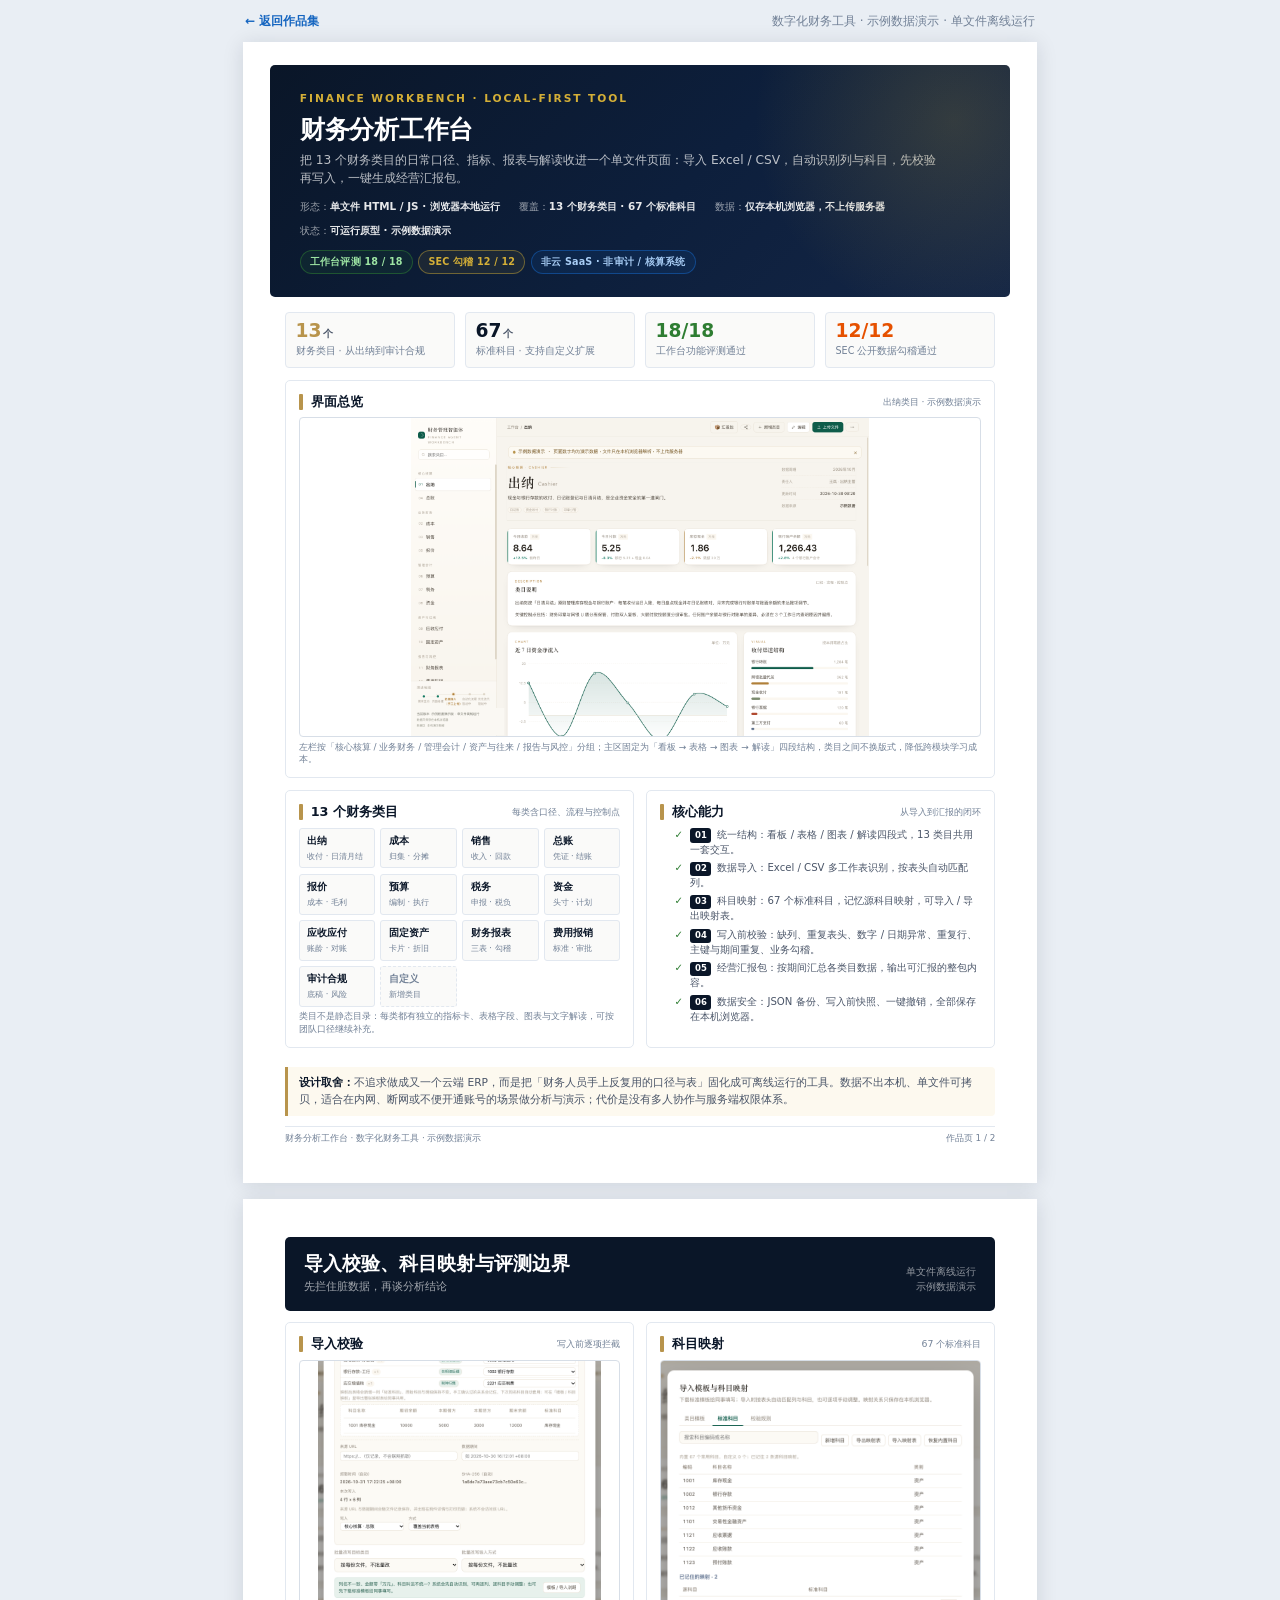
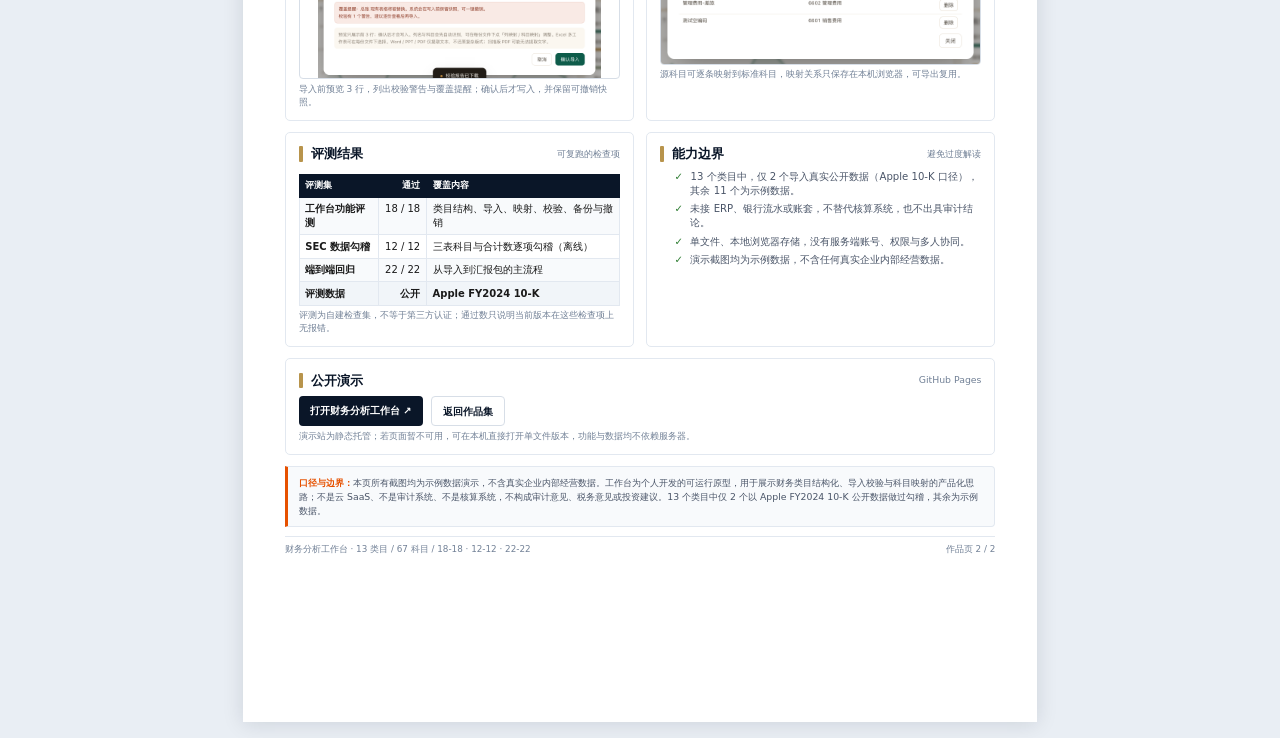
<file: portfolio-templates/finance-workbench/index.html>
<!DOCTYPE html>
<html lang="zh-CN">
<head>
<meta charset="UTF-8">
<meta name="viewport" content="width=device-width, initial-scale=1.0">
<title>财务分析工作台 · 13 类目 / 67 科目 / 离线单文件｜李霞作品集</title>
<link rel="stylesheet" href="../assets/report.css">
<style>
  .shot{border:1px solid var(--line-2);border-radius:4px;overflow:hidden;background:#fff}
  .shot img{display:block;width:auto;max-width:100%;max-height:84mm;height:auto;margin:0 auto}
  .shot-cap{font-size:6.8pt;color:var(--muted);margin-top:1mm;line-height:1.4}
  .cat-grid{display:grid;grid-template-columns:repeat(4,1fr);gap:1.4mm}
  .cat{border:1px solid var(--line);border-radius:3px;padding:1.4mm 2mm;background:var(--paper);font-size:7.2pt;color:var(--navy);font-weight:700}
  .cat small{display:block;color:var(--muted);font-weight:500;font-size:6.2pt;margin-top:.3mm}
  .check-list{margin:0;padding:0;list-style:none}
  .check-list li{font-size:7.6pt;color:var(--sec);margin:1.1mm 0;padding-left:4.2mm;position:relative;line-height:1.4}
  .check-list li::before{content:"✓";position:absolute;left:0;top:0;color:var(--green);font-weight:800}
  .num-badge{display:inline-block;min-width:5.2mm;text-align:center;padding:.3mm 1.2mm;border-radius:3px;background:var(--navy);color:#fff;font-size:6.4pt;font-weight:800;margin-right:1.6mm}
  @media(max-width:820px){.cat-grid{grid-template-columns:1fr 1fr}}
  @media print{.cat-grid{grid-template-columns:repeat(4,1fr)}}
</style>
</head>
<body>
<div class="top-nav no-print">
  <a href="../index.html">← 返回作品集</a>
  <span>数字化财务工具 · 示例数据演示 · 单文件离线运行</span>
</div>

<div class="page" id="overview">
  <div class="cover">
    <div class="eyebrow">Finance Workbench · Local-first Tool</div>
    <h1>财务分析工作台</h1>
    <div class="sub">把 13 个财务类目的日常口径、指标、报表与解读收进一个单文件页面：导入 Excel / CSV，自动识别列与科目，先校验再写入，一键生成经营汇报包。</div>
    <div class="meta">
      <span>形态：<b>单文件 HTML / JS · 浏览器本地运行</b></span>
      <span>覆盖：<b>13 个财务类目 · 67 个标准科目</b></span>
      <span>数据：<b>仅存本机浏览器，不上传服务器</b></span>
      <span>状态：<b>可运行原型 · 示例数据演示</b></span>
    </div>
    <div class="badges">
      <span class="badge green">工作台评测 18 / 18</span>
      <span class="badge">SEC 勾稽 12 / 12</span>
      <span class="badge blue">非云 SaaS · 非审计 / 核算系统</span>
    </div>
  </div>

  <div class="kpi-row">
    <div class="kpi gold"><div class="v">13<small>个</small></div><div class="l">财务类目 · 从出纳到审计合规</div></div>
    <div class="kpi"><div class="v">67<small>个</small></div><div class="l">标准科目 · 支持自定义扩展</div></div>
    <div class="kpi green"><div class="v">18/18</div><div class="l">工作台功能评测通过</div></div>
    <div class="kpi amber"><div class="v">12/12</div><div class="l">SEC 公开数据勾稽通过</div></div>
  </div>

  <div class="card">
    <h3>界面总览 <span class="hint">出纳类目 · 示例数据演示</span></h3>
    <div class="shot"><img src="assets/workbench-home.png" alt="财务分析工作台首页：出纳类目看板"></div>
    <div class="shot-cap">左栏按「核心核算 / 业务财务 / 管理会计 / 资产与往来 / 报告与风控」分组；主区固定为「看板 → 表格 → 图表 → 解读」四段结构，类目之间不换版式，降低跨模块学习成本。</div>
  </div>

  <div class="two-col">
    <div class="card">
      <h3>13 个财务类目 <span class="hint">每类含口径、流程与控制点</span></h3>
      <div class="cat-grid">
        <div class="cat">出纳<small>收付 · 日清月结</small></div>
        <div class="cat">成本<small>归集 · 分摊</small></div>
        <div class="cat">销售<small>收入 · 回款</small></div>
        <div class="cat">总账<small>凭证 · 结账</small></div>
        <div class="cat">报价<small>成本 · 毛利</small></div>
        <div class="cat">预算<small>编制 · 执行</small></div>
        <div class="cat">税务<small>申报 · 税负</small></div>
        <div class="cat">资金<small>头寸 · 计划</small></div>
        <div class="cat">应收应付<small>账龄 · 对账</small></div>
        <div class="cat">固定资产<small>卡片 · 折旧</small></div>
        <div class="cat">财务报表<small>三表 · 勾稽</small></div>
        <div class="cat">费用报销<small>标准 · 审批</small></div>
        <div class="cat">审计合规<small>底稿 · 风险</small></div>
        <div class="cat" style="border-style:dashed;color:var(--muted)">自定义<small>新增类目</small></div>
      </div>
      <div class="table-note">类目不是静态目录：每类都有独立的指标卡、表格字段、图表与文字解读，可按团队口径继续补充。</div>
    </div>

    <div class="card">
      <h3>核心能力 <span class="hint">从导入到汇报的闭环</span></h3>
      <ul class="check-list">
        <li><span class="num-badge">01</span>统一结构：看板 / 表格 / 图表 / 解读四段式，13 类目共用一套交互。</li>
        <li><span class="num-badge">02</span>数据导入：Excel / CSV 多工作表识别，按表头自动匹配列。</li>
        <li><span class="num-badge">03</span>科目映射：67 个标准科目，记忆源科目映射，可导入 / 导出映射表。</li>
        <li><span class="num-badge">04</span>写入前校验：缺列、重复表头、数字 / 日期异常、重复行、主键与期间重复、业务勾稽。</li>
        <li><span class="num-badge">05</span>经营汇报包：按期间汇总各类目数据，输出可汇报的整包内容。</li>
        <li><span class="num-badge">06</span>数据安全：JSON 备份、写入前快照、一键撤销，全部保存在本机浏览器。</li>
      </ul>
    </div>
  </div>

  <div class="callout">
    <p><b>设计取舍：</b>不追求做成又一个云端 ERP，而是把「财务人员手上反复用的口径与表」固化成可离线运行的工具。数据不出本机、单文件可拷贝，适合在内网、断网或不便开通账号的场景做分析与演示；代价是没有多人协作与服务端权限体系。</p>
  </div>

  <div class="footer">
    <span>财务分析工作台 · 数字化财务工具 · 示例数据演示</span>
    <span>作品页 1 / 2</span>
  </div>
</div>

<div class="page" id="validation">
  <div class="page-head">
    <div>
      <h1>导入校验、科目映射与评测边界</h1>
      <div class="sub">先拦住脏数据，再谈分析结论</div>
    </div>
    <div class="right">单文件离线运行<br>示例数据演示</div>
  </div>

  <div class="two-col">
    <div class="card">
      <h3>导入校验 <span class="hint">写入前逐项拦截</span></h3>
      <div class="shot"><img src="assets/workbench-import.png" alt="导入校验与科目映射界面"></div>
      <div class="shot-cap">导入前预览 3 行，列出校验警告与覆盖提醒；确认后才写入，并保留可撤销快照。</div>
    </div>
    <div class="card">
      <h3>科目映射 <span class="hint">67 个标准科目</span></h3>
      <div class="shot"><img src="assets/workbench-accounts.png" alt="标准科目映射表界面"></div>
      <div class="shot-cap">源科目可逐条映射到标准科目，映射关系只保存在本机浏览器，可导出复用。</div>
    </div>
  </div>

  <div class="two-col">
    <div class="card">
      <h3>评测结果 <span class="hint">可复跑的检查项</span></h3>
      <div class="table-wrap">
        <table>
          <tr><th>评测集</th><th class="num">通过</th><th>覆盖内容</th></tr>
          <tr><td><b>工作台功能评测</b></td><td class="num">18 / 18</td><td>类目结构、导入、映射、校验、备份与撤销</td></tr>
          <tr><td><b>SEC 数据勾稽</b></td><td class="num">12 / 12</td><td>三表科目与合计数逐项勾稽（离线）</td></tr>
          <tr><td><b>端到端回归</b></td><td class="num">22 / 22</td><td>从导入到汇报包的主流程</td></tr>
          <tr class="total"><td>评测数据</td><td class="num">公开</td><td>Apple FY2024 10-K</td></tr>
        </table>
      </div>
      <div class="table-note">评测为自建检查集，不等于第三方认证；通过数只说明当前版本在这些检查项上无报错。</div>
    </div>

    <div class="card">
      <h3>能力边界 <span class="hint">避免过度解读</span></h3>
      <ul class="check-list" style="margin-top:.4mm">
        <li>13 个类目中，仅 2 个导入真实公开数据（Apple 10-K 口径），其余 11 个为示例数据。</li>
        <li>未接 ERP、银行流水或账套，不替代核算系统，也不出具审计结论。</li>
        <li>单文件、本地浏览器存储，没有服务端账号、权限与多人协同。</li>
        <li>演示截图均为示例数据，不含任何真实企业内部经营数据。</li>
      </ul>
    </div>
  </div>

  <div class="card">
    <h3>公开演示 <span class="hint">GitHub Pages</span></h3>
    <div class="btn-row" style="display:flex;gap:2mm;flex-wrap:wrap">
      <a class="btn" style="display:inline-block;padding:1.7mm 3mm;border-radius:4px;background:var(--navy);color:#fff;font-size:7.5pt;font-weight:800;text-decoration:none" href="https://vane1981-2011.github.io/finance-workbench/" target="_blank" rel="noopener">打开财务分析工作台 ↗</a>
      <a class="btn" style="display:inline-block;padding:1.7mm 3mm;border-radius:4px;background:#fff;color:var(--navy);border:1px solid var(--line-2);font-size:7.5pt;font-weight:800;text-decoration:none" href="../index.html">返回作品集</a>
    </div>
    <div class="table-note">演示站为静态托管；若页面暂不可用，可在本机直接打开单文件版本，功能与数据均不依赖服务器。</div>
  </div>

  <div class="disclaimer">
    <b>口径与边界：</b>本页所有截图均为示例数据演示，不含真实企业内部经营数据。工作台为个人开发的可运行原型，用于展示财务类目结构化、导入校验与科目映射的产品化思路；不是云 SaaS、不是审计系统、不是核算系统，不构成审计意见、税务意见或投资建议。13 个类目中仅 2 个以 Apple FY2024 10-K 公开数据做过勾稽，其余为示例数据。
  </div>

  <div class="footer">
    <span>财务分析工作台 · 13 类目 / 67 科目 / 18-18 · 12-12 · 22-22</span>
    <span>作品页 2 / 2</span>
  </div>
</div>
</body>
</html>
</file>
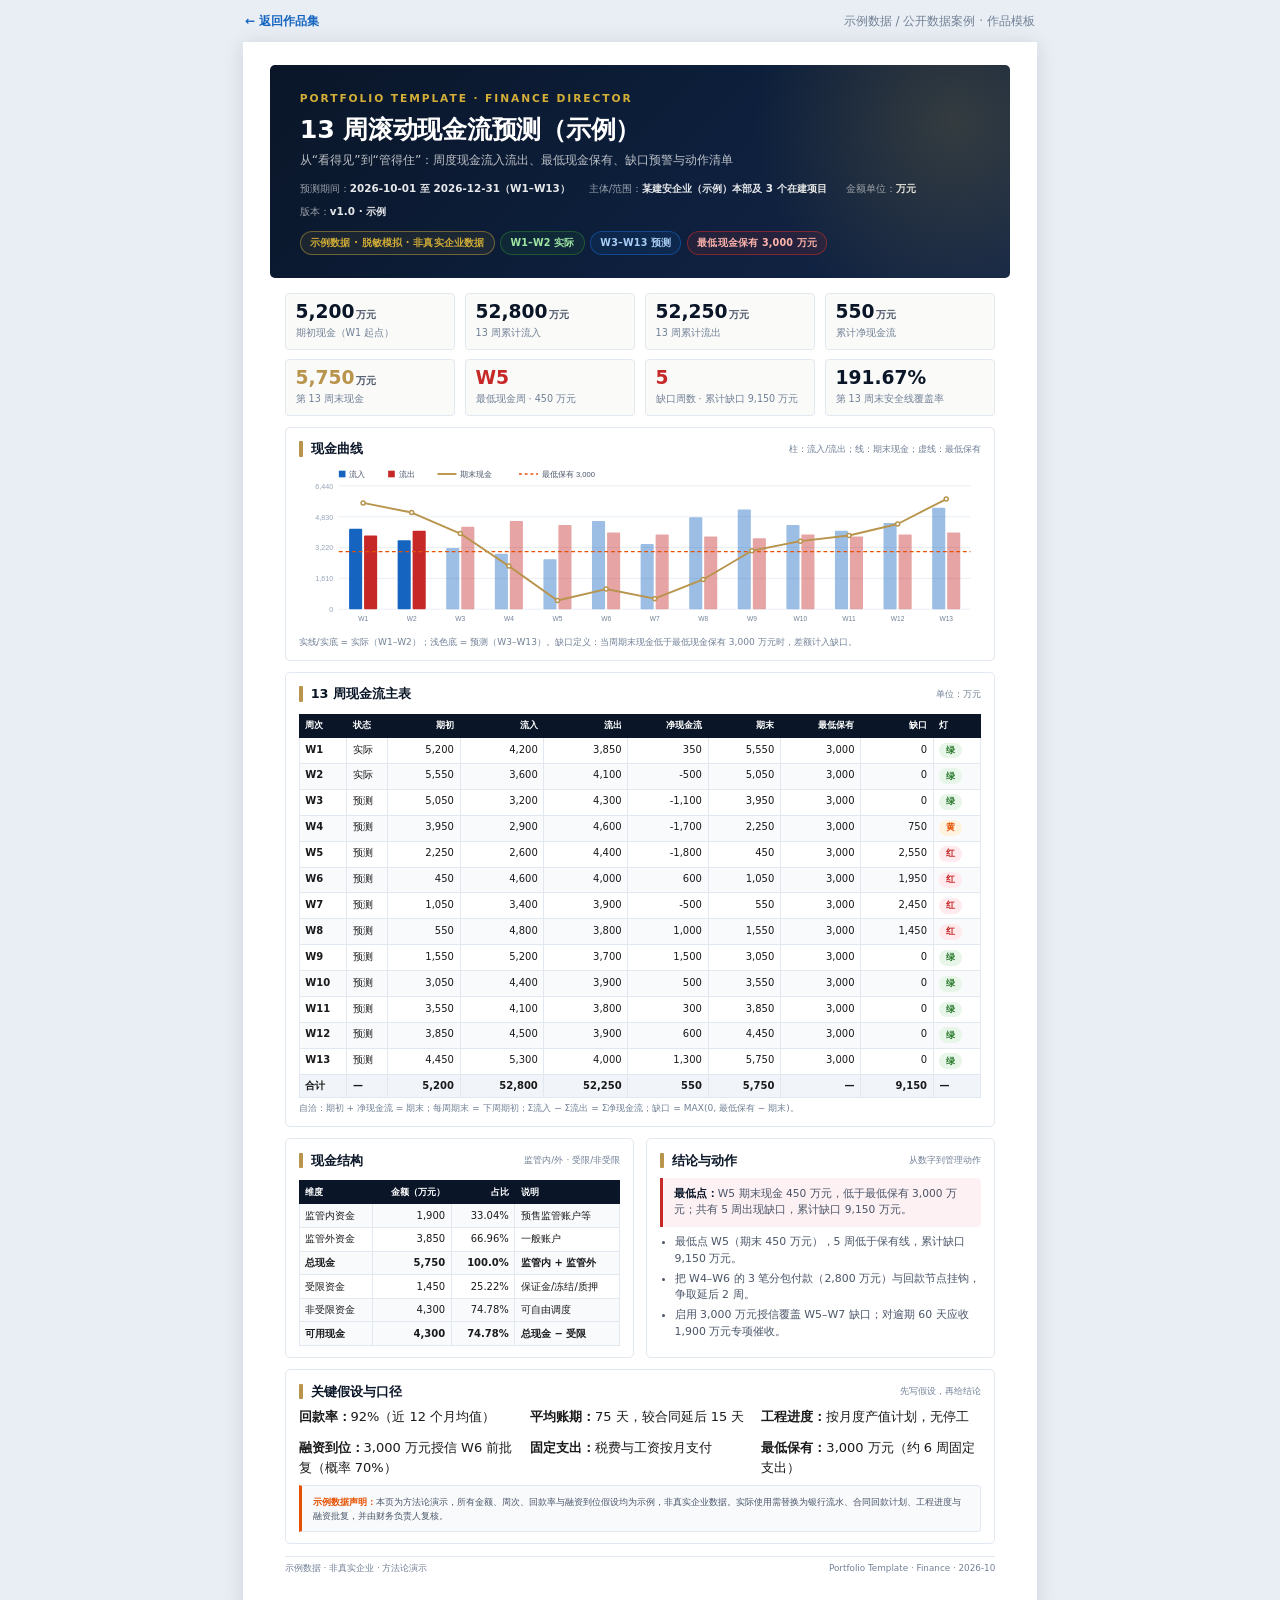
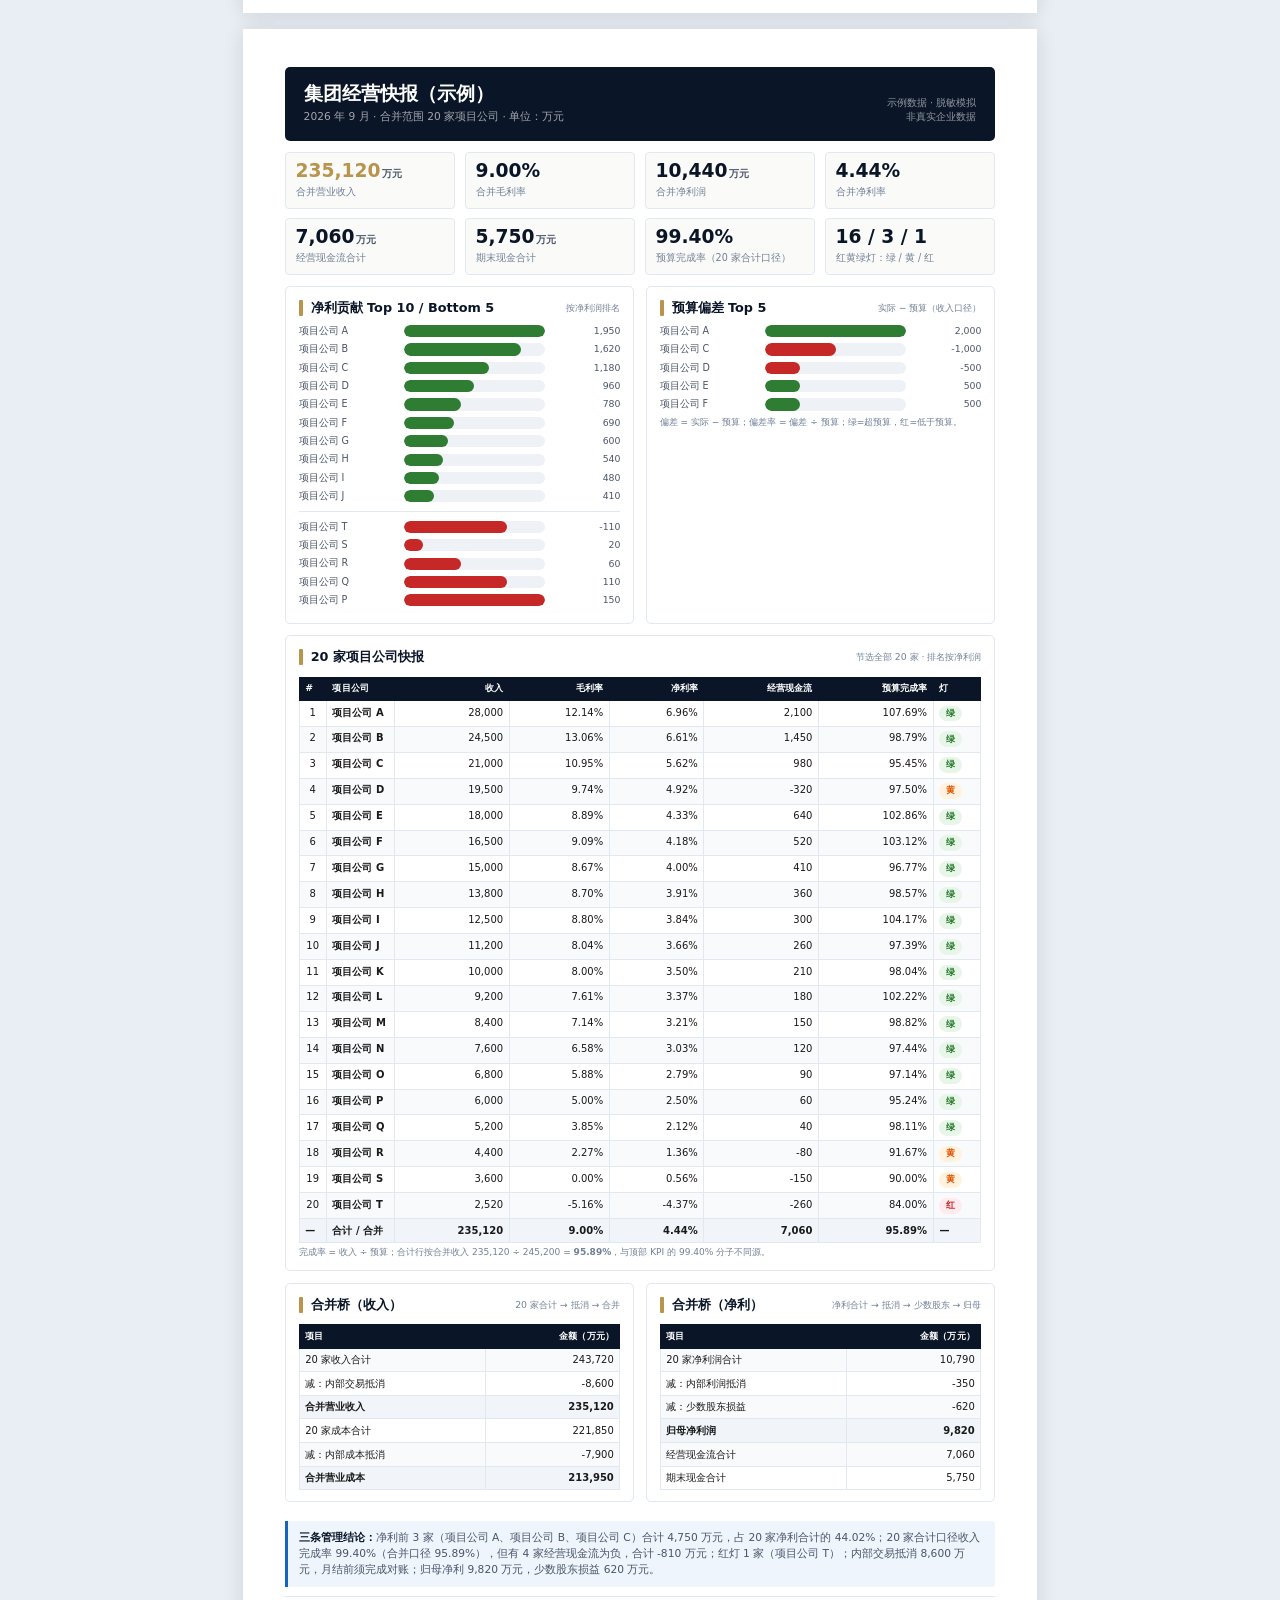
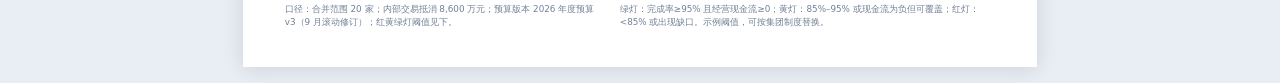
<file: portfolio-templates/finance/index.html>
<!DOCTYPE html>
<html lang="zh-CN">
<head>
<meta charset="UTF-8">
<meta name="viewport" content="width=device-width, initial-scale=1.0">
<title>13 周现金流预测 + 集团快报（示例）· 作品模板</title>
<link rel="stylesheet" href="../assets/report.css">
</head>
<body>
<div class="top-nav no-print">
  <a href="../index.html">← 返回作品集</a>
  <span>示例数据 / 公开数据案例 · 作品模板</span>
</div>
<div class="page">

  <div class="cover">
    <div class="eyebrow">Portfolio Template · Finance Director</div>
    <h1>13 周滚动现金流预测（示例）</h1>
    <div class="sub">从“看得见”到“管得住”：周度现金流入流出、最低现金保有、缺口预警与动作清单</div>
    <div class="meta">
      <span>预测期间：<b>2026-10-01 至 2026-12-31（W1–W13）</b></span>
      <span>主体/范围：<b>某建安企业（示例）本部及 3 个在建项目</b></span>
      <span>金额单位：<b>万元</b></span>
      <span>版本：<b>v1.0 · 示例</b></span>
    </div>
    <div class="badges">
      <span class="badge">示例数据 · 脱敏模拟 · 非真实企业数据</span>
      <span class="badge green">W1–W2 实际</span>
      <span class="badge blue">W3–W13 预测</span>
      <span class="badge red">最低现金保有 3,000 万元</span>
    </div>
  </div>

  <div class="kpi-row">
    <div class="kpi"><div class="v">5,200<small>万元</small></div><div class="l">期初现金（W1 起点）</div></div>
    <div class="kpi"><div class="v">52,800<small>万元</small></div><div class="l">13 周累计流入</div></div>
    <div class="kpi"><div class="v">52,250<small>万元</small></div><div class="l">13 周累计流出</div></div>
    <div class="kpi"><div class="v">550<small>万元</small></div><div class="l">累计净现金流</div></div>
    <div class="kpi gold"><div class="v">5,750<small>万元</small></div><div class="l">第 13 周末现金</div></div>
    <div class="kpi red"><div class="v">W5</div><div class="l">最低现金周 · 450 万元</div></div>
    <div class="kpi red"><div class="v">5</div><div class="l">缺口周数 · 累计缺口 9,150 万元</div></div>
    <div class="kpi"><div class="v">191.67%</div><div class="l">第 13 周末安全线覆盖率</div></div>
  </div>

  <div class="card">
    <h3>现金曲线 <span class="hint">柱：流入/流出；线：期末现金；虚线：最低保有</span></h3>
    <svg viewBox="0 0 720 176" width="100%" role="img" aria-label="13 周现金流入流出与期末现金曲线" style="display:block;font-family:Inter,PingFang SC,sans-serif"><rect x="42" y="6" width="7" height="7" fill="#1565c0"/><text x="53" y="13" font-size="8" fill="#4a5568">流入</text><rect x="94" y="6" width="7" height="7" fill="#c62828"/><text x="105" y="13" font-size="8" fill="#4a5568">流出</text><line x1="146" y1="9.5" x2="166" y2="9.5" stroke="#b8944c" stroke-width="2"/><text x="170" y="13" font-size="8" fill="#4a5568">期末现金</text><line x1="232" y1="9.5" x2="252" y2="9.5" stroke="#e65100" stroke-width="1.5" stroke-dasharray="3 3"/><text x="256" y="13" font-size="8" fill="#4a5568">最低保有 3,000</text><line x1="42" y1="152.0" x2="708" y2="152.0" stroke="#e8edf3" stroke-width="1"/><text x="36" y="155.0" text-anchor="end" font-size="7.5" fill="#94a3b8">0</text><line x1="42" y1="119.5" x2="708" y2="119.5" stroke="#e8edf3" stroke-width="1"/><text x="36" y="122.5" text-anchor="end" font-size="7.5" fill="#94a3b8">1,610</text><line x1="42" y1="87.0" x2="708" y2="87.0" stroke="#e8edf3" stroke-width="1"/><text x="36" y="90.0" text-anchor="end" font-size="7.5" fill="#94a3b8">3,220</text><line x1="42" y1="54.5" x2="708" y2="54.5" stroke="#e8edf3" stroke-width="1"/><text x="36" y="57.5" text-anchor="end" font-size="7.5" fill="#94a3b8">4,830</text><line x1="42" y1="22.0" x2="708" y2="22.0" stroke="#e8edf3" stroke-width="1"/><text x="36" y="25.0" text-anchor="end" font-size="7.5" fill="#94a3b8">6,440</text><rect x="52.8" y="67.2" width="13.8" height="84.8" fill="#1565c0" opacity="1" rx="1"/><rect x="68.6" y="74.3" width="13.8" height="77.7" fill="#c62828" opacity="1" rx="1"/><text x="67.6" y="164" text-anchor="middle" font-size="7" fill="#718096">W1</text><rect x="104.0" y="79.3" width="13.8" height="72.7" fill="#1565c0" opacity="1" rx="1"/><rect x="119.8" y="69.2" width="13.8" height="82.8" fill="#c62828" opacity="1" rx="1"/><text x="118.8" y="164" text-anchor="middle" font-size="7" fill="#718096">W2</text><rect x="155.2" y="87.4" width="13.8" height="64.6" fill="#1565c0" opacity="0.42" rx="1"/><rect x="171.1" y="65.2" width="13.8" height="86.8" fill="#c62828" opacity="0.42" rx="1"/><text x="170.1" y="164" text-anchor="middle" font-size="7" fill="#718096">W3</text><rect x="206.5" y="93.5" width="13.8" height="58.5" fill="#1565c0" opacity="0.42" rx="1"/><rect x="222.3" y="59.1" width="13.8" height="92.9" fill="#c62828" opacity="0.42" rx="1"/><text x="221.3" y="164" text-anchor="middle" font-size="7" fill="#718096">W4</text><rect x="257.7" y="99.5" width="13.8" height="52.5" fill="#1565c0" opacity="0.42" rx="1"/><rect x="273.5" y="63.2" width="13.8" height="88.8" fill="#c62828" opacity="0.42" rx="1"/><text x="272.5" y="164" text-anchor="middle" font-size="7" fill="#718096">W5</text><rect x="308.9" y="59.1" width="13.8" height="92.9" fill="#1565c0" opacity="0.42" rx="1"/><rect x="324.8" y="71.3" width="13.8" height="80.7" fill="#c62828" opacity="0.42" rx="1"/><text x="323.8" y="164" text-anchor="middle" font-size="7" fill="#718096">W6</text><rect x="360.2" y="83.4" width="13.8" height="68.6" fill="#1565c0" opacity="0.42" rx="1"/><rect x="376.0" y="73.3" width="13.8" height="78.7" fill="#c62828" opacity="0.42" rx="1"/><text x="375.0" y="164" text-anchor="middle" font-size="7" fill="#718096">W7</text><rect x="411.4" y="55.1" width="13.8" height="96.9" fill="#1565c0" opacity="0.42" rx="1"/><rect x="427.2" y="75.3" width="13.8" height="76.7" fill="#c62828" opacity="0.42" rx="1"/><text x="426.2" y="164" text-anchor="middle" font-size="7" fill="#718096">W8</text><rect x="462.6" y="47.0" width="13.8" height="105.0" fill="#1565c0" opacity="0.42" rx="1"/><rect x="478.5" y="77.3" width="13.8" height="74.7" fill="#c62828" opacity="0.42" rx="1"/><text x="477.5" y="164" text-anchor="middle" font-size="7" fill="#718096">W9</text><rect x="513.9" y="63.2" width="13.8" height="88.8" fill="#1565c0" opacity="0.42" rx="1"/><rect x="529.7" y="73.3" width="13.8" height="78.7" fill="#c62828" opacity="0.42" rx="1"/><text x="528.7" y="164" text-anchor="middle" font-size="7" fill="#718096">W10</text><rect x="565.1" y="69.2" width="13.8" height="82.8" fill="#1565c0" opacity="0.42" rx="1"/><rect x="580.9" y="75.3" width="13.8" height="76.7" fill="#c62828" opacity="0.42" rx="1"/><text x="579.9" y="164" text-anchor="middle" font-size="7" fill="#718096">W11</text><rect x="616.3" y="61.2" width="13.8" height="90.8" fill="#1565c0" opacity="0.42" rx="1"/><rect x="632.2" y="73.3" width="13.8" height="78.7" fill="#c62828" opacity="0.42" rx="1"/><text x="631.2" y="164" text-anchor="middle" font-size="7" fill="#718096">W12</text><rect x="667.6" y="45.0" width="13.8" height="107.0" fill="#1565c0" opacity="0.42" rx="1"/><rect x="683.4" y="71.3" width="13.8" height="80.7" fill="#c62828" opacity="0.42" rx="1"/><text x="682.4" y="164" text-anchor="middle" font-size="7" fill="#718096">W13</text><line x1="42" y1="91.4" x2="708" y2="91.4" stroke="#e65100" stroke-width="1.4" stroke-dasharray="4 3"/><polyline points="67.6,40.0 118.8,50.1 170.1,72.3 221.3,106.6 272.5,142.9 323.8,130.8 375.0,140.9 426.2,120.7 477.5,90.4 528.7,80.3 579.9,74.3 631.2,62.2 682.4,35.9" fill="none" stroke="#b8944c" stroke-width="2" stroke-linejoin="round"/><circle cx="67.6" cy="40.0" r="2.1" fill="#fff" stroke="#b8944c" stroke-width="1.6"/><circle cx="118.8" cy="50.1" r="2.1" fill="#fff" stroke="#b8944c" stroke-width="1.6"/><circle cx="170.1" cy="72.3" r="2.1" fill="#fff" stroke="#b8944c" stroke-width="1.6"/><circle cx="221.3" cy="106.6" r="2.1" fill="#fff" stroke="#b8944c" stroke-width="1.6"/><circle cx="272.5" cy="142.9" r="2.1" fill="#fff" stroke="#b8944c" stroke-width="1.6"/><circle cx="323.8" cy="130.8" r="2.1" fill="#fff" stroke="#b8944c" stroke-width="1.6"/><circle cx="375.0" cy="140.9" r="2.1" fill="#fff" stroke="#b8944c" stroke-width="1.6"/><circle cx="426.2" cy="120.7" r="2.1" fill="#fff" stroke="#b8944c" stroke-width="1.6"/><circle cx="477.5" cy="90.4" r="2.1" fill="#fff" stroke="#b8944c" stroke-width="1.6"/><circle cx="528.7" cy="80.3" r="2.1" fill="#fff" stroke="#b8944c" stroke-width="1.6"/><circle cx="579.9" cy="74.3" r="2.1" fill="#fff" stroke="#b8944c" stroke-width="1.6"/><circle cx="631.2" cy="62.2" r="2.1" fill="#fff" stroke="#b8944c" stroke-width="1.6"/><circle cx="682.4" cy="35.9" r="2.1" fill="#fff" stroke="#b8944c" stroke-width="1.6"/></svg>
    <div class="table-note">实线/实底 = 实际（W1–W2）；浅色底 = 预测（W3–W13）。缺口定义：当周期末现金低于最低现金保有 3,000 万元时，差额计入缺口。</div>
  </div>

  <div class="card">
    <h3>13 周现金流主表 <span class="hint">单位：万元</span></h3>
    <div class="table-wrap">
      <table>
        <thead>
        <tr>
          <th style="width:7%">周次</th><th style="width:6%">状态</th><th class="num">期初</th><th class="num">流入</th>
          <th class="num">流出</th><th class="num">净现金流</th><th class="num">期末</th>
          <th class="num">最低保有</th><th class="num">缺口</th><th style="width:7%">灯</th>
        </tr>
        </thead>
        <tbody>
        <tr>
          <td><b>W1</b></td><td>实际</td><td class="num">5,200</td><td class="num">4,200</td>
          <td class="num">3,850</td><td class="num">350</td><td class="num">5,550</td>
          <td class="num">3,000</td><td class="num">0</td>
          <td><span class="pill green">绿</span></td>
        </tr>
        <tr>
          <td><b>W2</b></td><td>实际</td><td class="num">5,550</td><td class="num">3,600</td>
          <td class="num">4,100</td><td class="num">-500</td><td class="num">5,050</td>
          <td class="num">3,000</td><td class="num">0</td>
          <td><span class="pill green">绿</span></td>
        </tr>
        <tr>
          <td><b>W3</b></td><td>预测</td><td class="num">5,050</td><td class="num">3,200</td>
          <td class="num">4,300</td><td class="num">-1,100</td><td class="num">3,950</td>
          <td class="num">3,000</td><td class="num">0</td>
          <td><span class="pill green">绿</span></td>
        </tr>
        <tr>
          <td><b>W4</b></td><td>预测</td><td class="num">3,950</td><td class="num">2,900</td>
          <td class="num">4,600</td><td class="num">-1,700</td><td class="num">2,250</td>
          <td class="num">3,000</td><td class="num">750</td>
          <td><span class="pill amber">黄</span></td>
        </tr>
        <tr>
          <td><b>W5</b></td><td>预测</td><td class="num">2,250</td><td class="num">2,600</td>
          <td class="num">4,400</td><td class="num">-1,800</td><td class="num">450</td>
          <td class="num">3,000</td><td class="num">2,550</td>
          <td><span class="pill red">红</span></td>
        </tr>
        <tr>
          <td><b>W6</b></td><td>预测</td><td class="num">450</td><td class="num">4,600</td>
          <td class="num">4,000</td><td class="num">600</td><td class="num">1,050</td>
          <td class="num">3,000</td><td class="num">1,950</td>
          <td><span class="pill red">红</span></td>
        </tr>
        <tr>
          <td><b>W7</b></td><td>预测</td><td class="num">1,050</td><td class="num">3,400</td>
          <td class="num">3,900</td><td class="num">-500</td><td class="num">550</td>
          <td class="num">3,000</td><td class="num">2,450</td>
          <td><span class="pill red">红</span></td>
        </tr>
        <tr>
          <td><b>W8</b></td><td>预测</td><td class="num">550</td><td class="num">4,800</td>
          <td class="num">3,800</td><td class="num">1,000</td><td class="num">1,550</td>
          <td class="num">3,000</td><td class="num">1,450</td>
          <td><span class="pill red">红</span></td>
        </tr>
        <tr>
          <td><b>W9</b></td><td>预测</td><td class="num">1,550</td><td class="num">5,200</td>
          <td class="num">3,700</td><td class="num">1,500</td><td class="num">3,050</td>
          <td class="num">3,000</td><td class="num">0</td>
          <td><span class="pill green">绿</span></td>
        </tr>
        <tr>
          <td><b>W10</b></td><td>预测</td><td class="num">3,050</td><td class="num">4,400</td>
          <td class="num">3,900</td><td class="num">500</td><td class="num">3,550</td>
          <td class="num">3,000</td><td class="num">0</td>
          <td><span class="pill green">绿</span></td>
        </tr>
        <tr>
          <td><b>W11</b></td><td>预测</td><td class="num">3,550</td><td class="num">4,100</td>
          <td class="num">3,800</td><td class="num">300</td><td class="num">3,850</td>
          <td class="num">3,000</td><td class="num">0</td>
          <td><span class="pill green">绿</span></td>
        </tr>
        <tr>
          <td><b>W12</b></td><td>预测</td><td class="num">3,850</td><td class="num">4,500</td>
          <td class="num">3,900</td><td class="num">600</td><td class="num">4,450</td>
          <td class="num">3,000</td><td class="num">0</td>
          <td><span class="pill green">绿</span></td>
        </tr>
        <tr>
          <td><b>W13</b></td><td>预测</td><td class="num">4,450</td><td class="num">5,300</td>
          <td class="num">4,000</td><td class="num">1,300</td><td class="num">5,750</td>
          <td class="num">3,000</td><td class="num">0</td>
          <td><span class="pill green">绿</span></td>
        </tr>
        <tr class="total"><td>合计</td><td>—</td><td class="num">5,200</td><td class="num">52,800</td><td class="num">52,250</td><td class="num">550</td><td class="num">5,750</td><td class="num">—</td><td class="num">9,150</td><td>—</td></tr>
      </tbody>
      </table>
    </div>
    <div class="table-note">自洽：期初 + 净现金流 = 期末；每周期末 = 下周期初；Σ流入 − Σ流出 = Σ净现金流；缺口 = MAX(0, 最低保有 − 期末)。</div>
  </div>

  <div class="two-col">
    <div class="card">
      <h3>现金结构 <span class="hint">监管内/外 · 受限/非受限</span></h3>
      <div class="table-wrap">
        <table>
          <tr><th>维度</th><th class="num">金额（万元）</th><th class="num">占比</th><th>说明</th></tr>
          <tr><td>监管内资金</td><td class="num">1,900</td><td class="num">33.04%</td><td>预售监管账户等</td></tr>
          <tr><td>监管外资金</td><td class="num">3,850</td><td class="num">66.96%</td><td>一般账户</td></tr>
          <tr class="sub"><td>总现金</td><td class="num">5,750</td><td class="num">100.0%</td><td>监管内 + 监管外</td></tr>
          <tr><td>受限资金</td><td class="num">1,450</td><td class="num">25.22%</td><td>保证金/冻结/质押</td></tr>
          <tr><td>非受限资金</td><td class="num">4,300</td><td class="num">74.78%</td><td>可自由调度</td></tr>
          <tr class="sub"><td>可用现金</td><td class="num">4,300</td><td class="num">74.78%</td><td>总现金 − 受限</td></tr>
        </table>
      </div>
    </div>
    <div class="card">
      <h3>结论与动作 <span class="hint">从数字到管理动作</span></h3>
      <div class="callout red">
        <p><b>最低点：</b>W5 期末现金 450 万元，低于最低保有 3,000 万元；共有 5 周出现缺口，累计缺口 9,150 万元。</p>
      </div>
      <ul>
        <li>最低点 W5（期末 450 万元），5 周低于保有线，累计缺口 9,150 万元。</li>
        <li>把 W4–W6 的 3 笔分包付款（2,800 万元）与回款节点挂钩，争取延后 2 周。</li>
        <li>启用 3,000 万元授信覆盖 W5–W7 缺口；对逾期 60 天应收 1,900 万元专项催收。</li>
      </ul>
    </div>
  </div>

  <div class="card">
    <h3>关键假设与口径 <span class="hint">先写假设，再给结论</span></h3>
    <div class="grid-3">
      <div><b>回款率：</b>92%（近 12 个月均值）</div>
      <div><b>平均账期：</b>75 天，较合同延后 15 天</div>
      <div><b>工程进度：</b>按月度产值计划，无停工</div>
      <div><b>融资到位：</b>3,000 万元授信 W6 前批复（概率 70%）</div>
      <div><b>固定支出：</b>税费与工资按月支付</div>
      <div><b>最低保有：</b>3,000 万元（约 6 周固定支出）</div>
    </div>
    <div class="disclaimer">
      <b>示例数据声明：</b>本页为方法论演示，所有金额、周次、回款率与融资到位假设均为示例，非真实企业数据。实际使用需替换为银行流水、合同回款计划、工程进度与融资批复，并由财务负责人复核。
    </div>
  </div>

  <div class="footer">
    <span>示例数据 · 非真实企业 · 方法论演示</span>
    <span>Portfolio Template · Finance · 2026-10</span>
  </div>
</div>

<div class="page">
  <div class="page-head">
    <div>
      <h1>集团经营快报（示例）</h1>
      <div class="sub">2026 年 9 月 · 合并范围 20 家项目公司 · 单位：万元</div>
    </div>
    <div class="right">示例数据 · 脱敏模拟<br>非真实企业数据</div>
  </div>

  <div class="kpi-row">
    <div class="kpi gold"><div class="v">235,120<small>万元</small></div><div class="l">合并营业收入</div></div>
    <div class="kpi"><div class="v">9.00%</div><div class="l">合并毛利率</div></div>
    <div class="kpi"><div class="v">10,440<small>万元</small></div><div class="l">合并净利润</div></div>
    <div class="kpi"><div class="v">4.44%</div><div class="l">合并净利率</div></div>
    <div class="kpi"><div class="v">7,060<small>万元</small></div><div class="l">经营现金流合计</div></div>
    <div class="kpi"><div class="v">5,750<small>万元</small></div><div class="l">期末现金合计</div></div>
    <div class="kpi"><div class="v">99.40%</div><div class="l">预算完成率（20 家合计口径）</div></div>
    <div class="kpi"><div class="v">16 / 3 / 1</div><div class="l">红黄绿灯：绿 / 黄 / 红</div></div>
  </div>

  <div class="two-col">
    <div class="card">
      <h3>净利贡献 Top 10 / Bottom 5 <span class="hint">按净利润排名</span></h3>
      <div class="bar-row"><div class="name">项目公司 A</div><div class="track"><div class="fill green" style="width:100.0%"></div></div><div class="val">1,950</div></div>
      <div class="bar-row"><div class="name">项目公司 B</div><div class="track"><div class="fill green" style="width:83.07692307692308%"></div></div><div class="val">1,620</div></div>
      <div class="bar-row"><div class="name">项目公司 C</div><div class="track"><div class="fill green" style="width:60.51282051282051%"></div></div><div class="val">1,180</div></div>
      <div class="bar-row"><div class="name">项目公司 D</div><div class="track"><div class="fill green" style="width:49.23076923076923%"></div></div><div class="val">960</div></div>
      <div class="bar-row"><div class="name">项目公司 E</div><div class="track"><div class="fill green" style="width:40.0%"></div></div><div class="val">780</div></div>
      <div class="bar-row"><div class="name">项目公司 F</div><div class="track"><div class="fill green" style="width:35.38461538461539%"></div></div><div class="val">690</div></div>
      <div class="bar-row"><div class="name">项目公司 G</div><div class="track"><div class="fill green" style="width:30.76923076923077%"></div></div><div class="val">600</div></div>
      <div class="bar-row"><div class="name">项目公司 H</div><div class="track"><div class="fill green" style="width:27.692307692307693%"></div></div><div class="val">540</div></div>
      <div class="bar-row"><div class="name">项目公司 I</div><div class="track"><div class="fill green" style="width:24.615384615384617%"></div></div><div class="val">480</div></div>
      <div class="bar-row"><div class="name">项目公司 J</div><div class="track"><div class="fill green" style="width:21.025641025641026%"></div></div><div class="val">410</div></div>
      <div class="hr"></div>
      <div class="bar-row"><div class="name">项目公司 T</div><div class="track"><div class="fill red" style="width:73.33333333333333%"></div></div><div class="val">-110</div></div>
      <div class="bar-row"><div class="name">项目公司 S</div><div class="track"><div class="fill red" style="width:13.333333333333334%"></div></div><div class="val">20</div></div>
      <div class="bar-row"><div class="name">项目公司 R</div><div class="track"><div class="fill red" style="width:40.0%"></div></div><div class="val">60</div></div>
      <div class="bar-row"><div class="name">项目公司 Q</div><div class="track"><div class="fill red" style="width:73.33333333333333%"></div></div><div class="val">110</div></div>
      <div class="bar-row"><div class="name">项目公司 P</div><div class="track"><div class="fill red" style="width:100.0%"></div></div><div class="val">150</div></div>
    </div>
    <div class="card">
      <h3>预算偏差 Top 5 <span class="hint">实际 − 预算（收入口径）</span></h3>
      <div class="bar-row"><div class="name">项目公司 A</div><div class="track"><div class="fill green" style="width:100.0%"></div></div><div class="val">2,000</div></div>
      <div class="bar-row"><div class="name">项目公司 C</div><div class="track"><div class="fill red" style="width:50.0%"></div></div><div class="val">-1,000</div></div>
      <div class="bar-row"><div class="name">项目公司 D</div><div class="track"><div class="fill red" style="width:25.0%"></div></div><div class="val">-500</div></div>
      <div class="bar-row"><div class="name">项目公司 E</div><div class="track"><div class="fill green" style="width:25.0%"></div></div><div class="val">500</div></div>
      <div class="bar-row"><div class="name">项目公司 F</div><div class="track"><div class="fill green" style="width:25.0%"></div></div><div class="val">500</div></div>
      <div class="table-note">偏差 = 实际 − 预算；偏差率 = 偏差 ÷ 预算；绿=超预算，红=低于预算。</div>
    </div>
  </div>

  <div class="card">
    <h3>20 家项目公司快报 <span class="hint">节选全部 20 家 · 排名按净利润</span></h3>
    <div class="table-wrap">
      <table>
        <thead>
        <tr><th style="width:4%">#</th><th style="width:10%">项目公司</th><th class="num">收入</th><th class="num">毛利率</th><th class="num">净利率</th><th class="num">经营现金流</th><th class="num">预算完成率</th><th style="width:7%">灯</th></tr>
        </thead>
        <tbody>
        <tr>
          <td class="c">1</td><td><b>项目公司 A</b></td><td class="num">28,000</td><td class="num">12.14%</td><td class="num">6.96%</td><td class="num">2,100</td><td class="num">107.69%</td>
          <td><span class="pill green">绿</span></td>
        </tr>
        <tr>
          <td class="c">2</td><td><b>项目公司 B</b></td><td class="num">24,500</td><td class="num">13.06%</td><td class="num">6.61%</td><td class="num">1,450</td><td class="num">98.79%</td>
          <td><span class="pill green">绿</span></td>
        </tr>
        <tr>
          <td class="c">3</td><td><b>项目公司 C</b></td><td class="num">21,000</td><td class="num">10.95%</td><td class="num">5.62%</td><td class="num">980</td><td class="num">95.45%</td>
          <td><span class="pill green">绿</span></td>
        </tr>
        <tr>
          <td class="c">4</td><td><b>项目公司 D</b></td><td class="num">19,500</td><td class="num">9.74%</td><td class="num">4.92%</td><td class="num">-320</td><td class="num">97.50%</td>
          <td><span class="pill amber">黄</span></td>
        </tr>
        <tr>
          <td class="c">5</td><td><b>项目公司 E</b></td><td class="num">18,000</td><td class="num">8.89%</td><td class="num">4.33%</td><td class="num">640</td><td class="num">102.86%</td>
          <td><span class="pill green">绿</span></td>
        </tr>
        <tr>
          <td class="c">6</td><td><b>项目公司 F</b></td><td class="num">16,500</td><td class="num">9.09%</td><td class="num">4.18%</td><td class="num">520</td><td class="num">103.12%</td>
          <td><span class="pill green">绿</span></td>
        </tr>
        <tr>
          <td class="c">7</td><td><b>项目公司 G</b></td><td class="num">15,000</td><td class="num">8.67%</td><td class="num">4.00%</td><td class="num">410</td><td class="num">96.77%</td>
          <td><span class="pill green">绿</span></td>
        </tr>
        <tr>
          <td class="c">8</td><td><b>项目公司 H</b></td><td class="num">13,800</td><td class="num">8.70%</td><td class="num">3.91%</td><td class="num">360</td><td class="num">98.57%</td>
          <td><span class="pill green">绿</span></td>
        </tr>
        <tr>
          <td class="c">9</td><td><b>项目公司 I</b></td><td class="num">12,500</td><td class="num">8.80%</td><td class="num">3.84%</td><td class="num">300</td><td class="num">104.17%</td>
          <td><span class="pill green">绿</span></td>
        </tr>
        <tr>
          <td class="c">10</td><td><b>项目公司 J</b></td><td class="num">11,200</td><td class="num">8.04%</td><td class="num">3.66%</td><td class="num">260</td><td class="num">97.39%</td>
          <td><span class="pill green">绿</span></td>
        </tr>
        <tr>
          <td class="c">11</td><td><b>项目公司 K</b></td><td class="num">10,000</td><td class="num">8.00%</td><td class="num">3.50%</td><td class="num">210</td><td class="num">98.04%</td>
          <td><span class="pill green">绿</span></td>
        </tr>
        <tr>
          <td class="c">12</td><td><b>项目公司 L</b></td><td class="num">9,200</td><td class="num">7.61%</td><td class="num">3.37%</td><td class="num">180</td><td class="num">102.22%</td>
          <td><span class="pill green">绿</span></td>
        </tr>
        <tr>
          <td class="c">13</td><td><b>项目公司 M</b></td><td class="num">8,400</td><td class="num">7.14%</td><td class="num">3.21%</td><td class="num">150</td><td class="num">98.82%</td>
          <td><span class="pill green">绿</span></td>
        </tr>
        <tr>
          <td class="c">14</td><td><b>项目公司 N</b></td><td class="num">7,600</td><td class="num">6.58%</td><td class="num">3.03%</td><td class="num">120</td><td class="num">97.44%</td>
          <td><span class="pill green">绿</span></td>
        </tr>
        <tr>
          <td class="c">15</td><td><b>项目公司 O</b></td><td class="num">6,800</td><td class="num">5.88%</td><td class="num">2.79%</td><td class="num">90</td><td class="num">97.14%</td>
          <td><span class="pill green">绿</span></td>
        </tr>
        <tr>
          <td class="c">16</td><td><b>项目公司 P</b></td><td class="num">6,000</td><td class="num">5.00%</td><td class="num">2.50%</td><td class="num">60</td><td class="num">95.24%</td>
          <td><span class="pill green">绿</span></td>
        </tr>
        <tr>
          <td class="c">17</td><td><b>项目公司 Q</b></td><td class="num">5,200</td><td class="num">3.85%</td><td class="num">2.12%</td><td class="num">40</td><td class="num">98.11%</td>
          <td><span class="pill green">绿</span></td>
        </tr>
        <tr>
          <td class="c">18</td><td><b>项目公司 R</b></td><td class="num">4,400</td><td class="num">2.27%</td><td class="num">1.36%</td><td class="num">-80</td><td class="num">91.67%</td>
          <td><span class="pill amber">黄</span></td>
        </tr>
        <tr>
          <td class="c">19</td><td><b>项目公司 S</b></td><td class="num">3,600</td><td class="num">0.00%</td><td class="num">0.56%</td><td class="num">-150</td><td class="num">90.00%</td>
          <td><span class="pill amber">黄</span></td>
        </tr>
        <tr>
          <td class="c">20</td><td><b>项目公司 T</b></td><td class="num">2,520</td><td class="num">-5.16%</td><td class="num">-4.37%</td><td class="num">-260</td><td class="num">84.00%</td>
          <td><span class="pill red">红</span></td>
        </tr>
        <tr class="total"><td>—</td><td>合计 / 合并</td><td class="num">235,120</td><td class="num">9.00%</td><td class="num">4.44%</td><td class="num">7,060</td><td class="num">95.89%</td><td>—</td></tr>
      </tbody>
      </table>
    </div>
    <div class="table-note">完成率 = 收入 ÷ 预算；合计行按合并收入 235,120 ÷ 245,200 = <b>95.89%</b>，与顶部 KPI 的 99.40% 分子不同源。</div>
  </div>

  <div class="two-col">
    <div class="card">
      <h3>合并桥（收入） <span class="hint">20 家合计 → 抵消 → 合并</span></h3>
      <div class="table-wrap">
        <table>
          <tr><th>项目</th><th class="num">金额（万元）</th></tr>
          <tr><td>20 家收入合计</td><td class="num">243,720</td></tr>
          <tr><td>减：内部交易抵消</td><td class="num">-8,600</td></tr>
          <tr class="total"><td>合并营业收入</td><td class="num">235,120</td></tr>
          <tr><td>20 家成本合计</td><td class="num">221,850</td></tr>
          <tr><td>减：内部成本抵消</td><td class="num">-7,900</td></tr>
          <tr class="total"><td>合并营业成本</td><td class="num">213,950</td></tr>
        </table>
      </div>
    </div>
    <div class="card">
      <h3>合并桥（净利） <span class="hint">净利合计 → 抵消 → 少数股东 → 归母</span></h3>
      <div class="table-wrap">
        <table>
          <tr><th>项目</th><th class="num">金额（万元）</th></tr>
          <tr><td>20 家净利润合计</td><td class="num">10,790</td></tr>
          <tr><td>减：内部利润抵消</td><td class="num">-350</td></tr>
          <tr><td>减：少数股东损益</td><td class="num">-620</td></tr>
          <tr class="total"><td>归母净利润</td><td class="num">9,820</td></tr>
          <tr><td>经营现金流合计</td><td class="num">7,060</td></tr>
          <tr><td>期末现金合计</td><td class="num">5,750</td></tr>
        </table>
      </div>
    </div>
  </div>

  <div class="callout blue">
    <p><b>三条管理结论：</b>净利前 3 家（项目公司 A、项目公司 B、项目公司 C）合计 4,750 万元，占 20 家净利合计的 44.02%；20 家合计口径收入完成率 99.40%（合并口径 95.89%），但有 4 家经营现金流为负，合计 -810 万元；红灯 1 家（项目公司 T）；内部交易抵消 8,600 万元，月结前须完成对账；归母净利 9,820 万元，少数股东损益 620 万元。</p>
  </div>

  <div class="footer">
    <span>口径：合并范围 20 家；内部交易抵消 8,600 万元；预算版本 2026 年度预算 v3（9 月滚动修订）；红黄绿灯阈值见下。</span>
    <span>绿灯：完成率≥95% 且经营现金流≥0；黄灯：85%–95% 或现金流为负但可覆盖；红灯：&lt;85% 或出现缺口。示例阈值，可按集团制度替换。</span>
  </div>
</div>
</body>
</html>
</file>
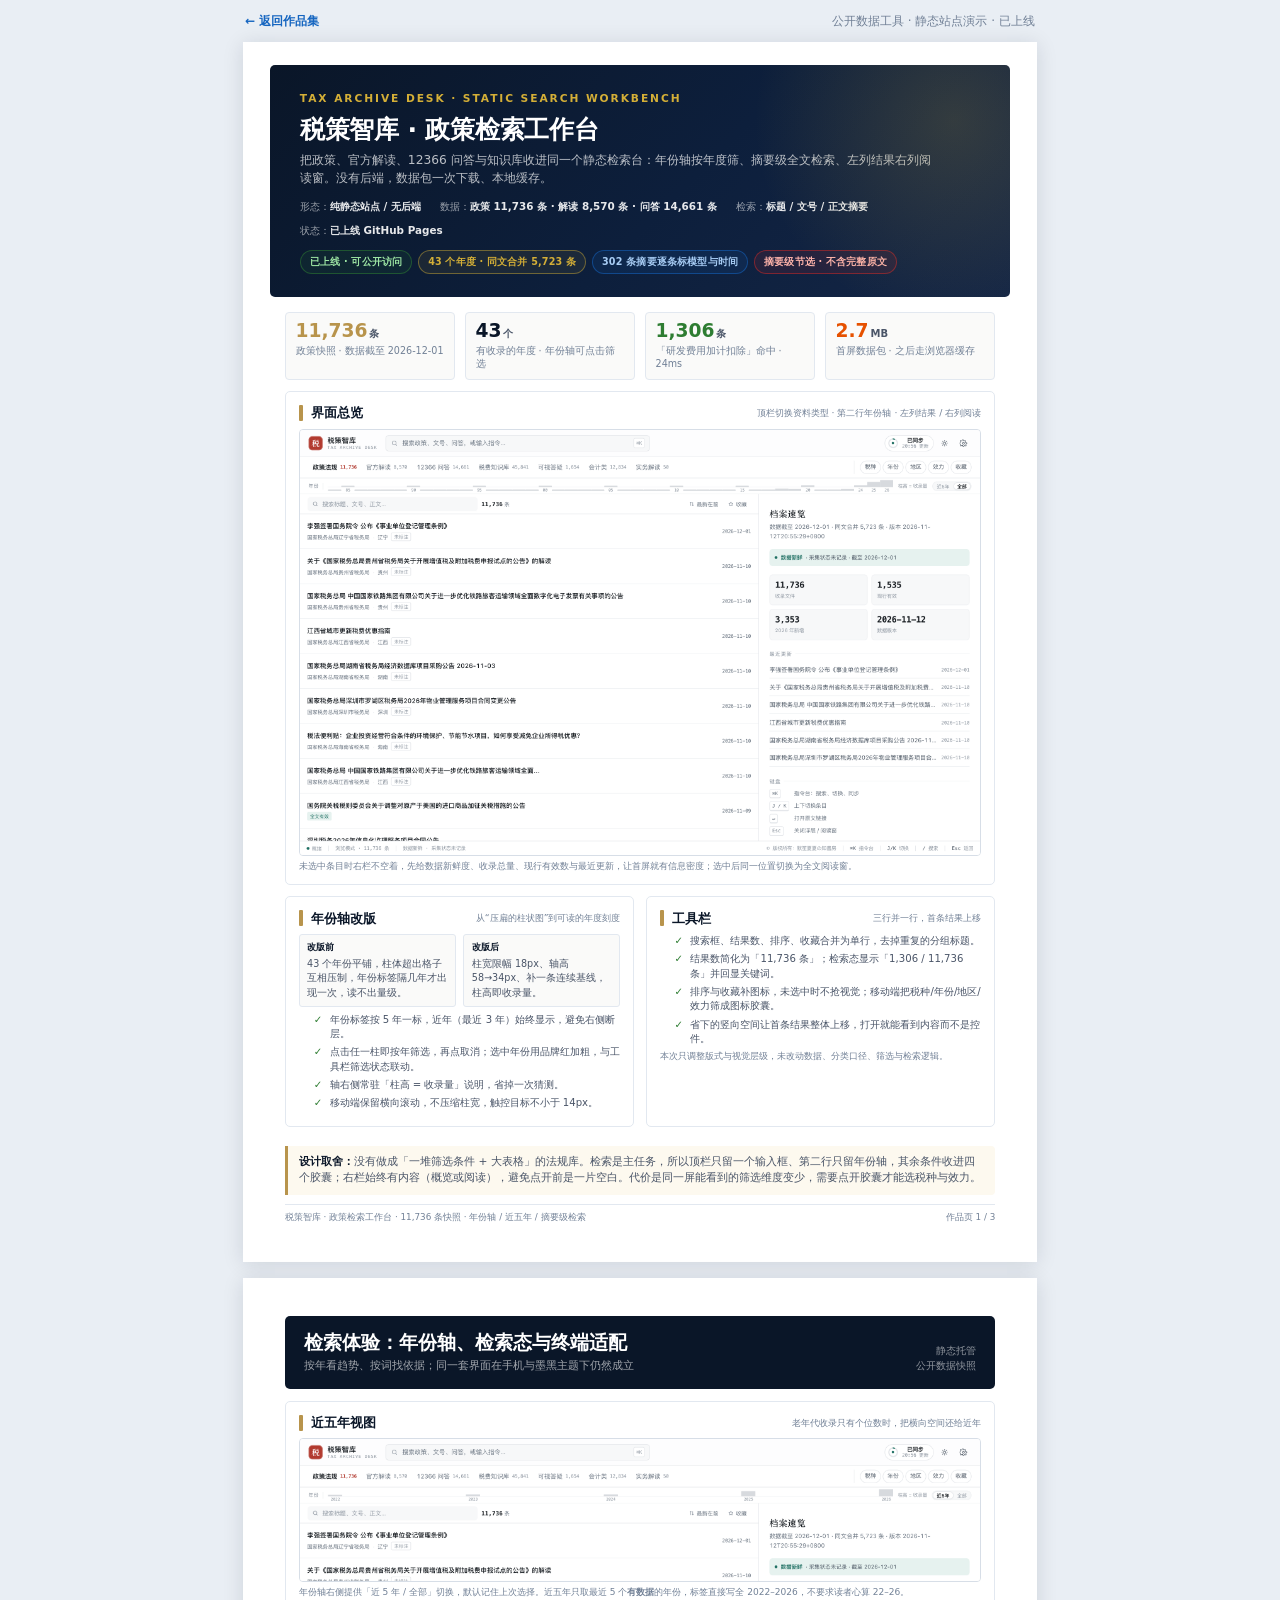
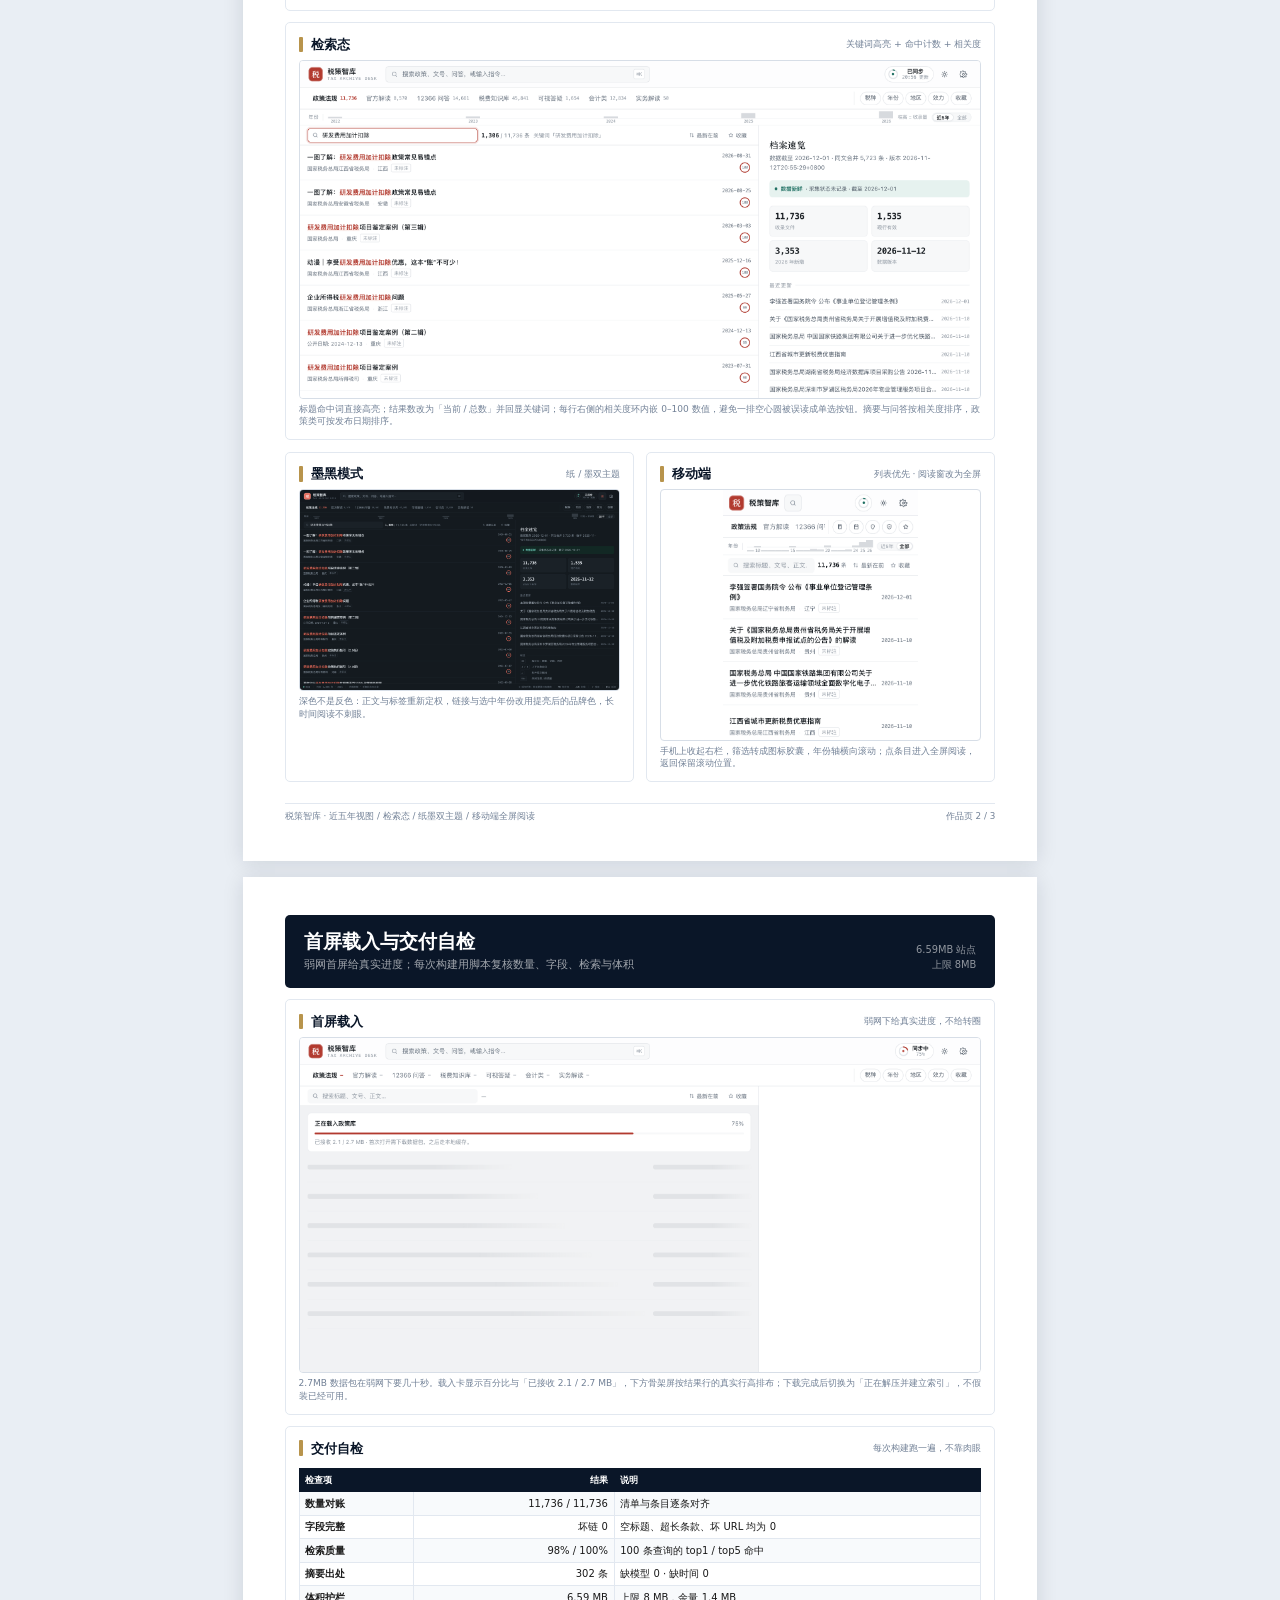
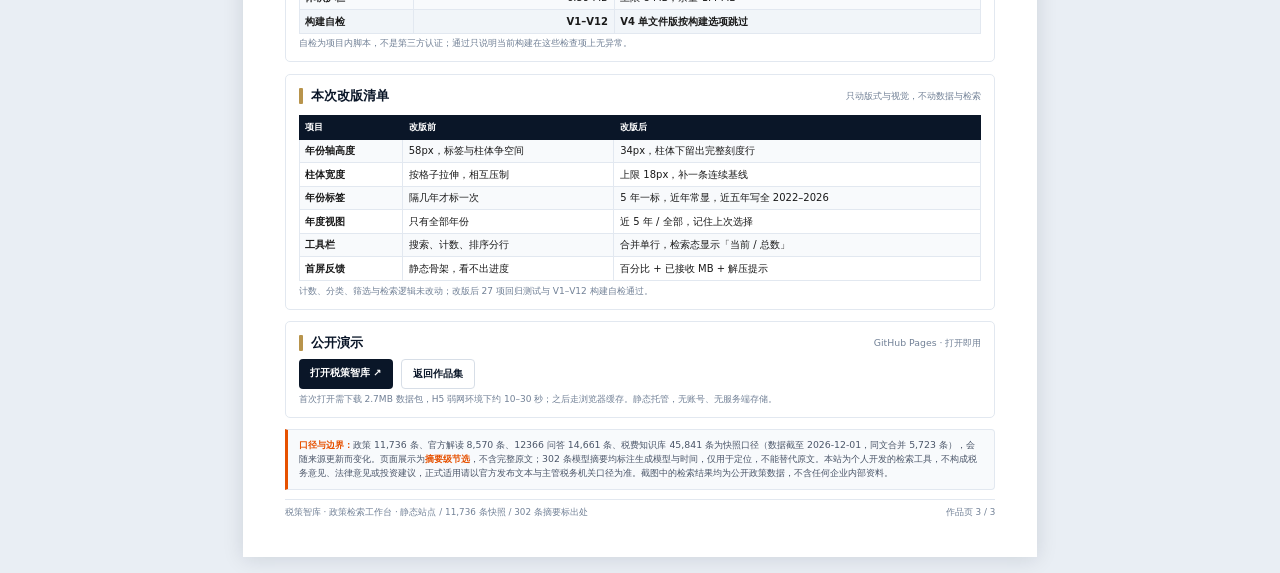
<file: portfolio-templates/tax-desk/index.html>
<!DOCTYPE html>
<html lang="zh-CN">
<head>
<meta charset="UTF-8">
<meta name="viewport" content="width=device-width, initial-scale=1.0">
<title>税策智库 · 政策检索工作台｜11,736 条快照 · 年份轴 · 摘要级检索｜李霞作品集</title>
<link rel="stylesheet" href="../assets/report.css">
<style>
  .shot{border:1px solid var(--line-2);border-radius:4px;overflow:hidden;background:#fff}
  .shot img{display:block;width:auto;max-width:100%;max-height:76mm;height:auto;margin:0 auto}
  .shot-full img{width:100%;max-height:none}
  .shot-cap{font-size:6.8pt;color:var(--muted);margin-top:1mm;line-height:1.4}
  .shot-tall img{max-height:66mm}
  .check-list{margin:0;padding:0;list-style:none}
  .check-list li{font-size:7.6pt;color:var(--sec);margin:1.1mm 0;padding-left:4.2mm;position:relative;line-height:1.4}
  .check-list li::before{content:"✓";position:absolute;left:0;top:0;color:var(--green);font-weight:800}
  .num-badge{display:inline-block;min-width:5.2mm;text-align:center;padding:.3mm 1.2mm;border-radius:3px;background:var(--navy);color:#fff;font-size:6.4pt;font-weight:800;margin-right:1.6mm}
  .beforeafter{display:grid;grid-template-columns:1fr 1fr;gap:2mm;font-size:7.2pt;color:var(--sec)}
  .beforeafter div{border:1px solid var(--line);border-radius:3px;padding:1.4mm 2mm;background:var(--paper)}
  .beforeafter b{display:block;color:var(--navy);font-size:7pt;margin-bottom:.6mm}
  @media(max-width:820px){.beforeafter{grid-template-columns:1fr}}
</style>
</head>
<body>
<div class="top-nav no-print">
  <a href="../index.html">← 返回作品集</a>
  <span>公开数据工具 · 静态站点演示 · 已上线</span>
</div>

<div class="page" id="overview">
  <div class="cover">
    <div class="eyebrow">Tax Archive Desk · Static Search Workbench</div>
    <h1>税策智库 · 政策检索工作台</h1>
    <div class="sub">把政策、官方解读、12366 问答与知识库收进同一个静态检索台：年份轴按年度筛、摘要级全文检索、左列结果右列阅读窗。没有后端，数据包一次下载、本地缓存。</div>
    <div class="meta">
      <span>形态：<b>纯静态站点 / 无后端</b></span>
      <span>数据：<b>政策 11,736 条 · 解读 8,570 条 · 问答 14,661 条</b></span>
      <span>检索：<b>标题 / 文号 / 正文摘要</b></span>
      <span>状态：<b>已上线 GitHub Pages</b></span>
    </div>
    <div class="badges">
      <span class="badge green">已上线 · 可公开访问</span>
      <span class="badge">43 个年度 · 同文合并 5,723 条</span>
      <span class="badge blue">302 条摘要逐条标模型与时间</span>
      <span class="badge red">摘要级节选 · 不含完整原文</span>
    </div>
  </div>

  <div class="kpi-row">
    <div class="kpi gold"><div class="v">11,736<small>条</small></div><div class="l">政策快照 · 数据截至 2026-12-01</div></div>
    <div class="kpi"><div class="v">43<small>个</small></div><div class="l">有收录的年度 · 年份轴可点击筛选</div></div>
    <div class="kpi green"><div class="v">1,306<small>条</small></div><div class="l">「研发费用加计扣除」命中 · 24ms</div></div>
    <div class="kpi amber"><div class="v">2.7<small>MB</small></div><div class="l">首屏数据包 · 之后走浏览器缓存</div></div>
  </div>

  <div class="card">
    <h3>界面总览 <span class="hint">顶栏切换资料类型 · 第二行年份轴 · 左列结果 / 右列阅读</span></h3>
    <div class="shot shot-full"><img src="assets/desk-home.png" alt="税策智库工作台首页：资料类型、年份轴、结果列表与档案速览"></div>
    <div class="shot-cap">未选中条目时右栏不空着，先给数据新鲜度、收录总量、现行有效数与最近更新，让首屏就有信息密度；选中后同一位置切换为全文阅读窗。</div>
  </div>

  <div class="two-col">
    <div class="card">
      <h3>年份轴改版 <span class="hint">从“压扁的柱状图”到可读的年度刻度</span></h3>
      <div class="beforeafter">
        <div><b>改版前</b>43 个年份平铺，柱体超出格子互相压制，年份标签隔几年才出现一次，读不出量级。</div>
        <div><b>改版后</b>柱宽限幅 18px、轴高 58→34px、补一条连续基线，柱高即收录量。</div>
      </div>
      <ul class="check-list" style="margin-top:1.6mm">
        <li>年份标签按 5 年一标，近年（最近 3 年）始终显示，避免右侧断层。</li>
        <li>点击任一柱即按年筛选，再点取消；选中年份用品牌红加粗，与工具栏筛选状态联动。</li>
        <li>轴右侧常驻「柱高 = 收录量」说明，省掉一次猜测。</li>
        <li>移动端保留横向滚动，不压缩柱宽，触控目标不小于 14px。</li>
      </ul>
    </div>

    <div class="card">
      <h3>工具栏 <span class="hint">三行并一行，首条结果上移</span></h3>
      <ul class="check-list">
        <li>搜索框、结果数、排序、收藏合并为单行，去掉重复的分组标题。</li>
        <li>结果数简化为「11,736 条」；检索态显示「1,306 / 11,736 条」并回显关键词。</li>
        <li>排序与收藏补图标，未选中时不抢视觉；移动端把税种/年份/地区/效力筛成图标胶囊。</li>
        <li>省下的竖向空间让首条结果整体上移，打开就能看到内容而不是控件。</li>
      </ul>
      <div class="table-note">本次只调整版式与视觉层级，未改动数据、分类口径、筛选与检索逻辑。</div>
    </div>
  </div>

  <div class="callout">
    <p><b>设计取舍：</b>没有做成「一堆筛选条件 + 大表格」的法规库。检索是主任务，所以顶栏只留一个输入框、第二行只留年份轴，其余条件收进四个胶囊；右栏始终有内容（概览或阅读），避免点开前是一片空白。代价是同一屏能看到的筛选维度变少，需要点开胶囊才能选税种与效力。</p>
  </div>

  <div class="footer">
    <span>税策智库 · 政策检索工作台 · 11,736 条快照 · 年份轴 / 近五年 / 摘要级检索</span>
    <span>作品页 1 / 3</span>
  </div>
</div>

<div class="page" id="detail">
  <div class="page-head">
    <div>
      <h1>检索体验：年份轴、检索态与终端适配</h1>
      <div class="sub">按年看趋势、按词找依据；同一套界面在手机与墨黑主题下仍然成立</div>
    </div>
    <div class="right">静态托管<br>公开数据快照</div>
  </div>

  <div class="card">
    <h3>近五年视图 <span class="hint">老年代收录只有个位数时，把横向空间还给近年</span></h3>
    <div class="shot"><img src="assets/desk-5y.png" alt="近五年视图：2022–2026 完整年份刻度与柱高"></div>
    <div class="shot-cap">年份轴右侧提供「近 5 年 / 全部」切换，默认记住上次选择。近五年只取最近 5 个<b>有数据</b>的年份，标签直接写全 2022–2026，不要求读者心算 22–26。</div>
  </div>

  <div class="card">
    <h3>检索态 <span class="hint">关键词高亮 + 命中计数 + 相关度</span></h3>
    <div class="shot shot-full"><img src="assets/desk-search.png" alt="检索「研发费用加计扣除」：关键词高亮、1,306/11,736 命中、相关度环"></div>
    <div class="shot-cap">标题命中词直接高亮；结果数改为「当前 / 总数」并回显关键词；每行右侧的相关度环内嵌 0–100 数值，避免一排空心圆被误读成单选按钮。摘要与问答按相关度排序，政策类可按发布日期排序。</div>
  </div>

  <div class="two-col">
    <div class="card">
      <h3>墨黑模式 <span class="hint">纸 / 墨双主题</span></h3>
      <div class="shot"><img src="assets/desk-dark.png" alt="税策智库墨黑模式下的检索结果"></div>
      <div class="shot-cap">深色不是反色：正文与标签重新定权，链接与选中年份改用提亮后的品牌色，长时间阅读不刺眼。</div>
    </div>
    <div class="card">
      <h3>移动端 <span class="hint">列表优先 · 阅读窗改为全屏</span></h3>
      <div class="shot shot-tall"><img src="assets/desk-mobile.png" alt="税策智库移动端列表"></div>
      <div class="shot-cap">手机上收起右栏，筛选转成图标胶囊，年份轴横向滚动；点条目进入全屏阅读，返回保留滚动位置。</div>
    </div>
  </div>

  <div class="footer">
    <span>税策智库 · 近五年视图 / 检索态 / 纸墨双主题 / 移动端全屏阅读</span>
    <span>作品页 2 / 3</span>
  </div>
</div>

<div class="page" id="delivery">
  <div class="page-head">
    <div>
      <h1>首屏载入与交付自检</h1>
      <div class="sub">弱网首屏给真实进度；每次构建用脚本复核数量、字段、检索与体积</div>
    </div>
    <div class="right">6.59MB 站点<br>上限 8MB</div>
  </div>

  <div class="card">
    <h3>首屏载入 <span class="hint">弱网下给真实进度，不给转圈</span></h3>
    <div class="shot shot-full"><img src="assets/desk-loading.png" alt="首屏载入：百分比、已接收 MB、骨架屏"></div>
    <div class="shot-cap">2.7MB 数据包在弱网下要几十秒。载入卡显示百分比与「已接收 2.1 / 2.7 MB」，下方骨架屏按结果行的真实行高排布；下载完成后切换为「正在解压并建立索引」，不假装已经可用。</div>
  </div>

  <div class="card">
    <h3>交付自检 <span class="hint">每次构建跑一遍，不靠肉眼</span></h3>
    <div class="table-wrap">
      <table>
        <tr><th>检查项</th><th class="num">结果</th><th>说明</th></tr>
        <tr><td><b>数量对账</b></td><td class="num">11,736 / 11,736</td><td>清单与条目逐条对齐</td></tr>
        <tr><td><b>字段完整</b></td><td class="num">坏链 0</td><td>空标题、超长条款、坏 URL 均为 0</td></tr>
        <tr><td><b>检索质量</b></td><td class="num">98% / 100%</td><td>100 条查询的 top1 / top5 命中</td></tr>
        <tr><td><b>摘要出处</b></td><td class="num">302 条</td><td>缺模型 0 · 缺时间 0</td></tr>
        <tr><td><b>体积护栏</b></td><td class="num">6.59 MB</td><td>上限 8 MB，余量 1.4 MB</td></tr>
        <tr class="total"><td>构建自检</td><td class="num">V1–V12</td><td>V4 单文件版按构建选项跳过</td></tr>
      </table>
    </div>
    <div class="table-note">自检为项目内脚本，不是第三方认证；通过只说明当前构建在这些检查项上无异常。</div>
  </div>

  <div class="card">
    <h3>本次改版清单 <span class="hint">只动版式与视觉，不动数据与检索</span></h3>
    <div class="table-wrap">
      <table>
        <tr><th>项目</th><th>改版前</th><th>改版后</th></tr>
        <tr><td><b>年份轴高度</b></td><td>58px，标签与柱体争空间</td><td>34px，柱体下留出完整刻度行</td></tr>
        <tr><td><b>柱体宽度</b></td><td>按格子拉伸，相互压制</td><td>上限 18px，补一条连续基线</td></tr>
        <tr><td><b>年份标签</b></td><td>隔几年才标一次</td><td>5 年一标，近年常显，近五年写全 2022–2026</td></tr>
        <tr><td><b>年度视图</b></td><td>只有全部年份</td><td>近 5 年 / 全部，记住上次选择</td></tr>
        <tr><td><b>工具栏</b></td><td>搜索、计数、排序分行</td><td>合并单行，检索态显示「当前 / 总数」</td></tr>
        <tr><td><b>首屏反馈</b></td><td>静态骨架，看不出进度</td><td>百分比 + 已接收 MB + 解压提示</td></tr>
      </table>
    </div>
    <div class="table-note">计数、分类、筛选与检索逻辑未改动；改版后 27 项回归测试与 V1–V12 构建自检通过。</div>
  </div>

  <div class="card">
    <h3>公开演示 <span class="hint">GitHub Pages · 打开即用</span></h3>
    <div style="display:flex;gap:2mm;flex-wrap:wrap">
      <a style="display:inline-block;padding:1.7mm 3mm;border-radius:4px;background:var(--navy);color:#fff;font-size:7.5pt;font-weight:800;text-decoration:none" href="https://vane1981-2011.github.io/tax-policy-qa/" target="_blank" rel="noopener">打开税策智库 ↗</a>
      <a style="display:inline-block;padding:1.7mm 3mm;border-radius:4px;background:#fff;color:var(--navy);border:1px solid var(--line-2);font-size:7.5pt;font-weight:800;text-decoration:none" href="../index.html">返回作品集</a>
    </div>
    <div class="table-note">首次打开需下载 2.7MB 数据包，H5 弱网环境下约 10–30 秒；之后走浏览器缓存。静态托管，无账号、无服务端存储。</div>
  </div>

  <div class="disclaimer">
    <b>口径与边界：</b>政策 11,736 条、官方解读 8,570 条、12366 问答 14,661 条、税费知识库 45,841 条为快照口径（数据截至 2026-12-01，同文合并 5,723 条），会随来源更新而变化。页面展示为<b>摘要级节选</b>，不含完整原文；302 条模型摘要均标注生成模型与时间，仅用于定位，不能替代原文。本站为个人开发的检索工具，不构成税务意见、法律意见或投资建议，正式适用请以官方发布文本与主管税务机关口径为准。截图中的检索结果均为公开政策数据，不含任何企业内部资料。
  </div>

  <div class="footer">
    <span>税策智库 · 政策检索工作台 · 静态站点 / 11,736 条快照 / 302 条摘要标出处</span>
    <span>作品页 3 / 3</span>
  </div>
</div>
</body>
</html>
</file>
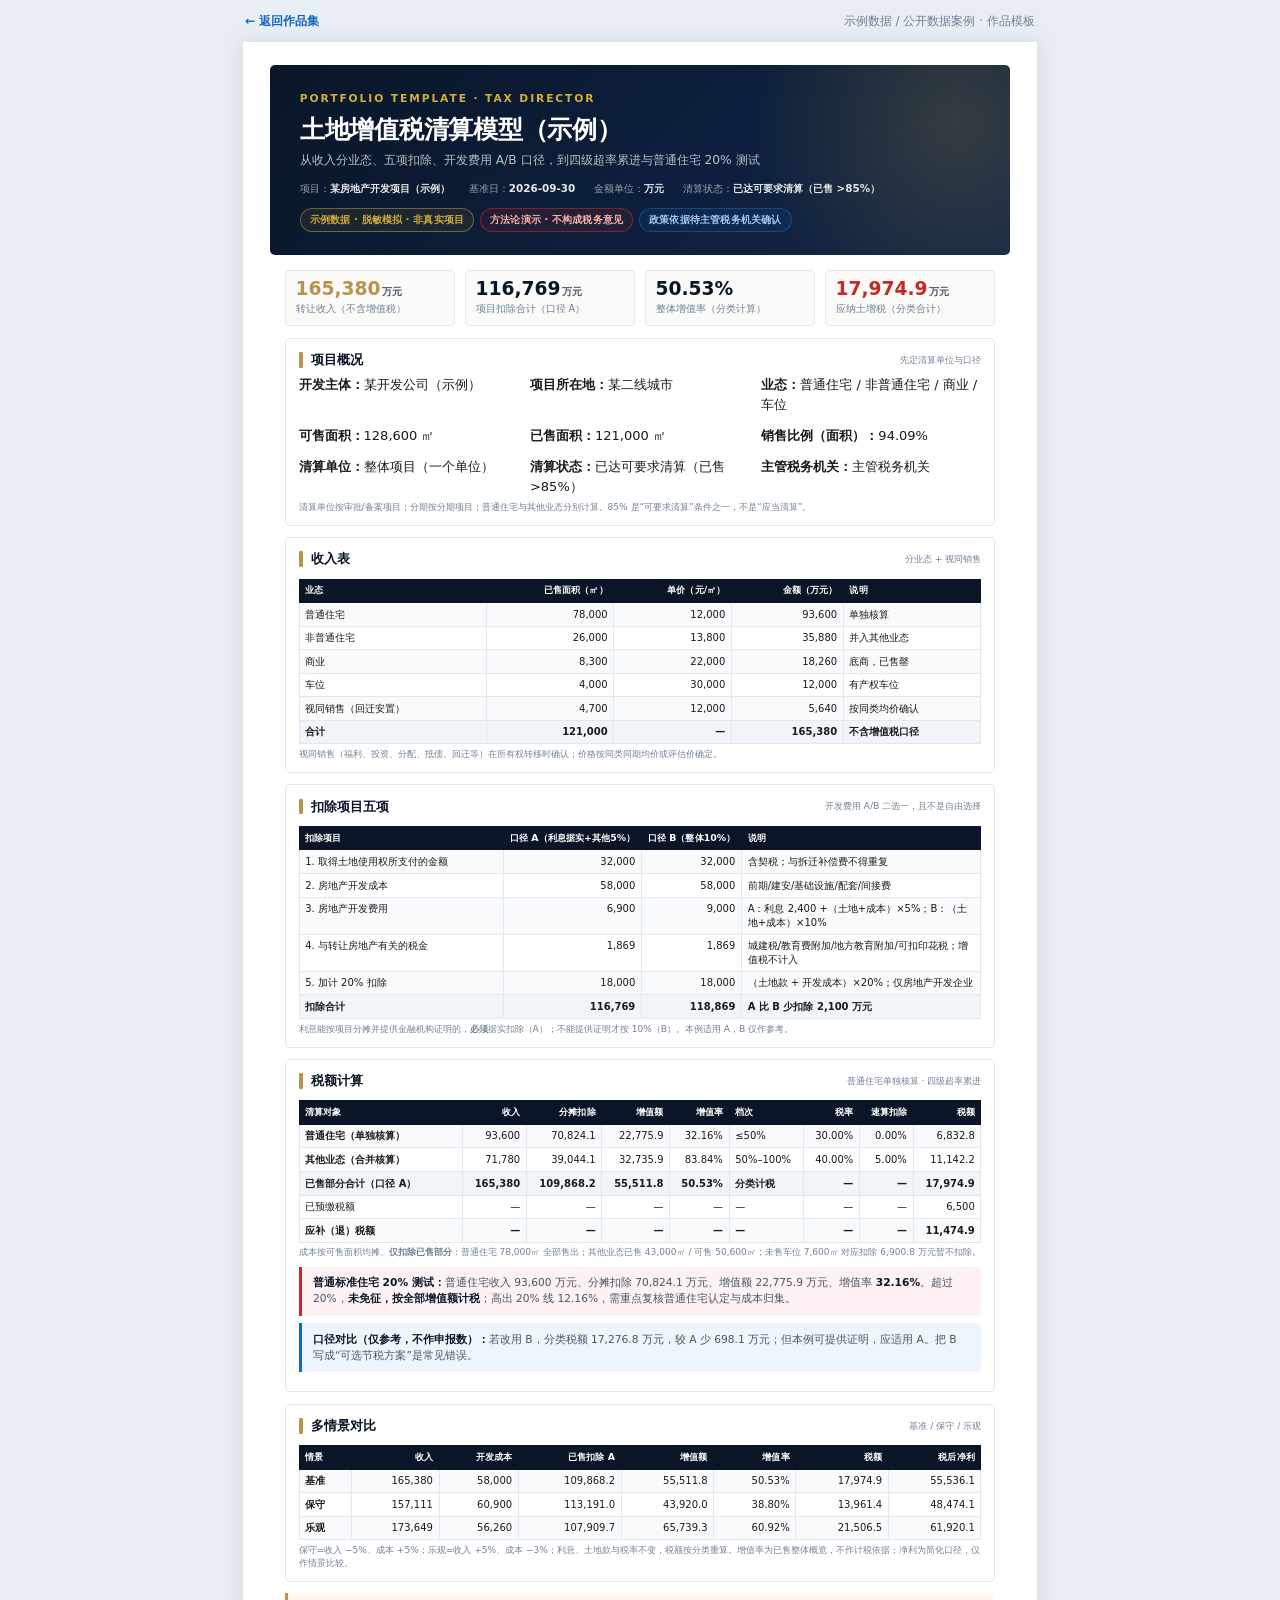
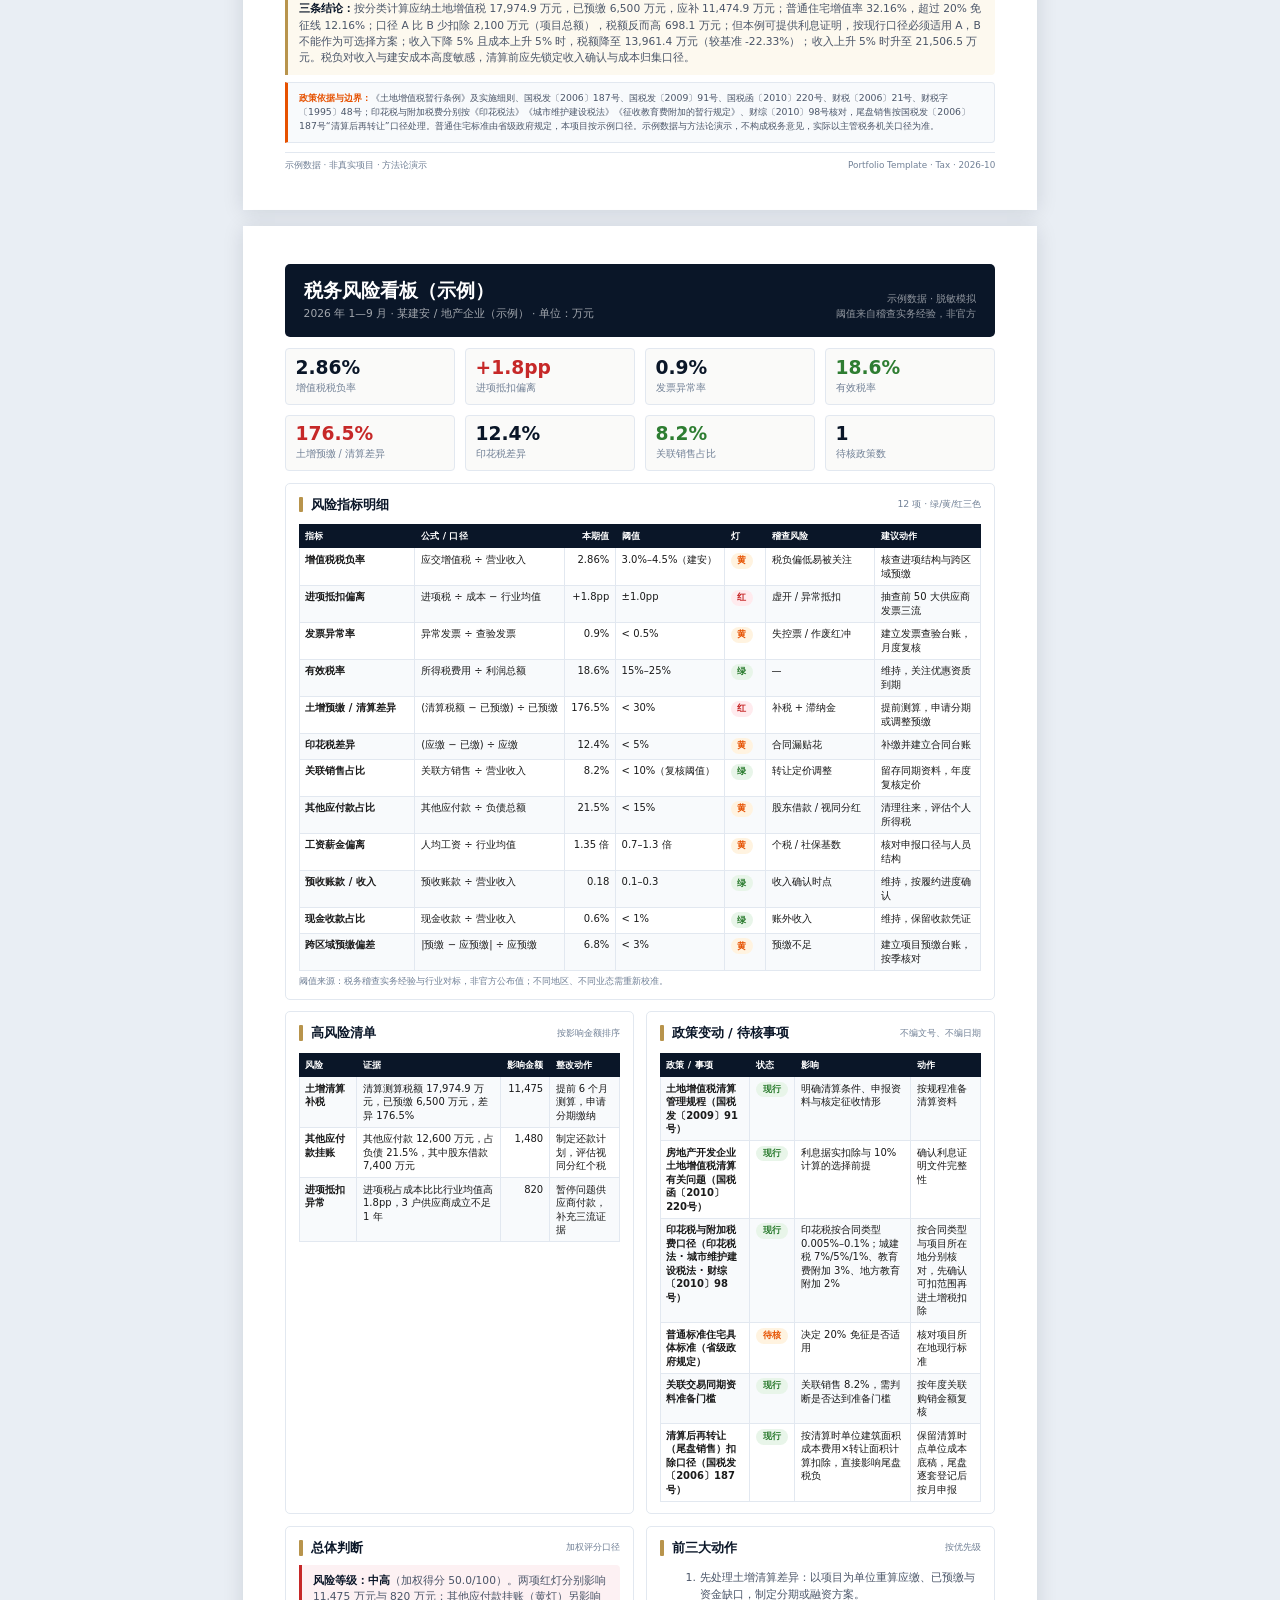
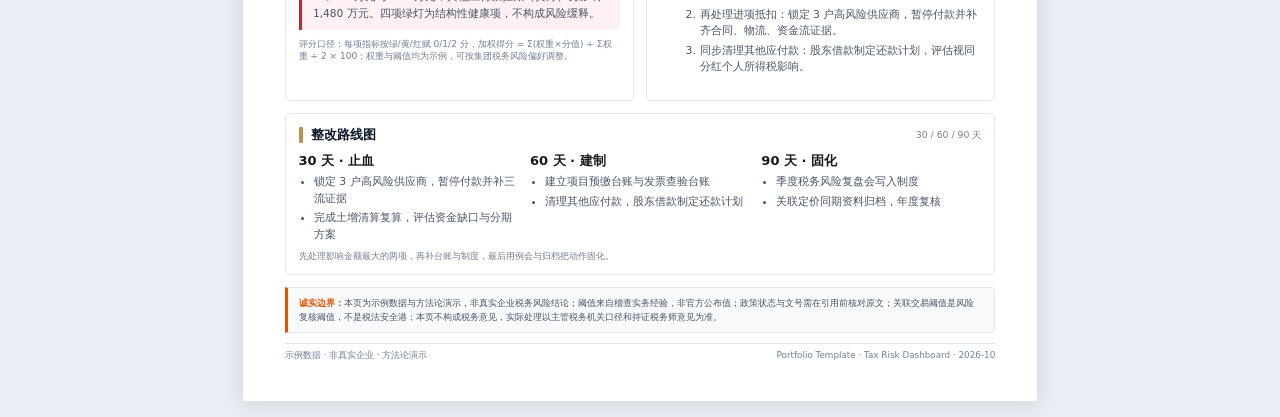
<file: portfolio-templates/tax/index.html>
<!DOCTYPE html>
<html lang="zh-CN">
<head>
<meta charset="UTF-8">
<meta name="viewport" content="width=device-width, initial-scale=1.0">
<title>土地增值税清算模型 + 税务风险看板（示例）· 作品模板</title>
<link rel="stylesheet" href="../assets/report.css">
</head>
<body>
<div class="top-nav no-print">
  <a href="../index.html">← 返回作品集</a>
  <span>示例数据 / 公开数据案例 · 作品模板</span>
</div>
<div class="page">

  <div class="cover">
    <div class="eyebrow">Portfolio Template · Tax Director</div>
    <h1>土地增值税清算模型（示例）</h1>
    <div class="sub">从收入分业态、五项扣除、开发费用 A/B 口径，到四级超率累进与普通住宅 20% 测试</div>
    <div class="meta">
      <span>项目：<b>某房地产开发项目（示例）</b></span>
      <span>基准日：<b>2026-09-30</b></span>
      <span>金额单位：<b>万元</b></span>
      <span>清算状态：<b>已达可要求清算（已售 >85%）</b></span>
    </div>
    <div class="badges">
      <span class="badge">示例数据 · 脱敏模拟 · 非真实项目</span>
      <span class="badge red">方法论演示 · 不构成税务意见</span>
      <span class="badge blue">政策依据待主管税务机关确认</span>
    </div>
  </div>

  <div class="kpi-row">
    <div class="kpi gold"><div class="v">165,380<small>万元</small></div><div class="l">转让收入（不含增值税）</div></div>
    <div class="kpi"><div class="v">116,769<small>万元</small></div><div class="l">项目扣除合计（口径 A）</div></div>
    <div class="kpi"><div class="v">50.53%</div><div class="l">整体增值率（分类计算）</div></div>
    <div class="kpi red"><div class="v">17,974.9<small>万元</small></div><div class="l">应纳土增税（分类合计）</div></div>
  </div>

  <div class="card">
    <h3>项目概况 <span class="hint">先定清算单位与口径</span></h3>
    <div class="grid-3">
      <div><b>开发主体：</b>某开发公司（示例）</div>
      <div><b>项目所在地：</b>某二线城市</div>
      <div><b>业态：</b>普通住宅 / 非普通住宅 / 商业 / 车位</div>
      <div><b>可售面积：</b>128,600 ㎡</div>
      <div><b>已售面积：</b>121,000 ㎡</div>
      <div><b>销售比例（面积）：</b>94.09%</div>
      <div><b>清算单位：</b>整体项目（一个单位）</div>
      <div><b>清算状态：</b>已达可要求清算（已售 >85%）</div>
      <div><b>主管税务机关：</b>主管税务机关</div>
    </div>
    <div class="table-note">清算单位按审批/备案项目；分期按分期项目；普通住宅与其他业态分别计算。85% 是“可要求清算”条件之一，不是“应当清算”。</div>
  </div>

  <div class="card">
    <h3>收入表 <span class="hint">分业态 + 视同销售</span></h3>
    <div class="table-wrap">
      <table>
        <tr><th>业态</th><th class="num">已售面积（㎡）</th><th class="num">单价（元/㎡）</th><th class="num">金额（万元）</th><th>说明</th></tr>
        <tr><td>普通住宅</td><td class="num">78,000</td><td class="num">12,000</td><td class="num">93,600</td><td>单独核算</td></tr>
        <tr><td>非普通住宅</td><td class="num">26,000</td><td class="num">13,800</td><td class="num">35,880</td><td>并入其他业态</td></tr>
        <tr><td>商业</td><td class="num">8,300</td><td class="num">22,000</td><td class="num">18,260</td><td>底商，已售罄</td></tr>
        <tr><td>车位</td><td class="num">4,000</td><td class="num">30,000</td><td class="num">12,000</td><td>有产权车位</td></tr>
        <tr><td>视同销售（回迁安置）</td><td class="num">4,700</td><td class="num">12,000</td><td class="num">5,640</td><td>按同类均价确认</td></tr>
        <tr class="total"><td>合计</td><td class="num">121,000</td><td class="num">—</td><td class="num">165,380</td><td>不含增值税口径</td></tr>
      </table>
    </div>
    <div class="table-note">视同销售（福利、投资、分配、抵债、回迁等）在所有权转移时确认；价格按同类同期均价或评估价确定。</div>
  </div>

  <div class="card">
    <h3>扣除项目五项 <span class="hint">开发费用 A/B 二选一，且不是自由选择</span></h3>
    <div class="table-wrap">
      <table>
        <tr><th style="width:30%">扣除项目</th><th class="num">口径 A（利息据实+其他5%）</th><th class="num">口径 B（整体10%）</th><th>说明</th></tr>
        <tr><td>1. 取得土地使用权所支付的金额</td><td class="num">32,000</td><td class="num">32,000</td><td>含契税；与拆迁补偿费不得重复</td></tr>
        <tr><td>2. 房地产开发成本</td><td class="num">58,000</td><td class="num">58,000</td><td>前期/建安/基础设施/配套/间接费</td></tr>
        <tr><td>3. 房地产开发费用</td><td class="num">6,900</td><td class="num">9,000</td><td>A：利息 2,400 +（土地+成本）×5%；B：（土地+成本）×10%</td></tr>
        <tr><td>4. 与转让房地产有关的税金</td><td class="num">1,869</td><td class="num">1,869</td><td>城建税/教育费附加/地方教育附加/可扣印花税；增值税不计入</td></tr>
        <tr><td>5. 加计 20% 扣除</td><td class="num">18,000</td><td class="num">18,000</td><td>（土地款 + 开发成本）×20%；仅房地产开发企业</td></tr>
        <tr class="total"><td>扣除合计</td><td class="num">116,769</td><td class="num">118,869</td><td>A 比 B 少扣除 2,100 万元</td></tr>
      </table>
    </div>
    <div class="table-note">利息能按项目分摊并提供金融机构证明的，<b>必须</b>据实扣除（A）；不能提供证明才按 10%（B）。本例适用 A，B 仅作参考。</div>
  </div>

  <div class="card">
    <h3>税额计算 <span class="hint">普通住宅单独核算 · 四级超率累进</span></h3>
    <div class="table-wrap">
      <table>
        <tr><th style="width:24%">清算对象</th><th class="num">收入</th><th class="num">分摊扣除</th><th class="num">增值额</th><th class="num">增值率</th><th>档次</th><th class="num">税率</th><th class="num">速算扣除</th><th class="num">税额</th></tr>
        <tr><td><b>普通住宅（单独核算）</b></td><td class="num">93,600</td><td class="num">70,824.1</td><td class="num">22,775.9</td><td class="num">32.16%</td><td>≤50%</td><td class="num">30.00%</td><td class="num">0.00%</td><td class="num">6,832.8</td></tr>
        <tr><td><b>其他业态（合并核算）</b></td><td class="num">71,780</td><td class="num">39,044.1</td><td class="num">32,735.9</td><td class="num">83.84%</td><td>50%–100%</td><td class="num">40.00%</td><td class="num">5.00%</td><td class="num">11,142.2</td></tr>
        <tr class="total"><td>已售部分合计（口径 A）</td><td class="num">165,380</td><td class="num">109,868.2</td><td class="num">55,511.8</td><td class="num">50.53%</td><td>分类计税</td><td class="num">—</td><td class="num">—</td><td class="num">17,974.9</td></tr>
        <tr><td>已预缴税额</td><td class="num">—</td><td class="num">—</td><td class="num">—</td><td class="num">—</td><td>—</td><td class="num">—</td><td class="num">—</td><td class="num">6,500</td></tr>
        <tr class="sub"><td>应补（退）税额</td><td class="num">—</td><td class="num">—</td><td class="num">—</td><td class="num">—</td><td>—</td><td class="num">—</td><td class="num">—</td><td class="num">11,474.9</td></tr>
      </table>
    </div>
    <div class="table-note">成本按可售面积均摊、<b>仅扣除已售部分</b>：普通住宅 78,000㎡ 全部售出；其他业态已售 43,000㎡ / 可售 50,600㎡；未售车位 7,600㎡ 对应扣除 6,900.8 万元暂不扣除。</div>
    <div class="callout red">
      <p><b>普通标准住宅 20% 测试：</b>普通住宅收入 93,600 万元、分摊扣除 70,824.1 万元、增值额 22,775.9 万元、增值率 <b>32.16%</b>。超过 20%，<b>未免征，按全部增值额计税</b>；高出 20% 线 12.16%，需重点复核普通住宅认定与成本归集。</p>
    </div>
    <div class="callout blue">
      <p><b>口径对比（仅参考，不作申报数）：</b>若改用 B，分类税额 17,276.8 万元，较 A 少 698.1 万元；但本例可提供证明，应适用 A。把 B 写成“可选节税方案”是常见错误。</p>
    </div>
  </div>

  <div class="card">
    <h3>多情景对比 <span class="hint">基准 / 保守 / 乐观</span></h3>
    <div class="table-wrap">
      <table>
        <tr><th>情景</th><th class="num">收入</th><th class="num">开发成本</th><th class="num">已售扣除 A</th><th class="num">增值额</th><th class="num">增值率</th><th class="num">税额</th><th class="num">税后净利</th></tr>
        <tr><td><b>基准</b></td><td class="num">165,380</td><td class="num">58,000</td><td class="num">109,868.2</td><td class="num">55,511.8</td><td class="num">50.53%</td><td class="num">17,974.9</td><td class="num">55,536.1</td></tr>
        <tr><td><b>保守</b></td><td class="num">157,111</td><td class="num">60,900</td><td class="num">113,191.0</td><td class="num">43,920.0</td><td class="num">38.80%</td><td class="num">13,961.4</td><td class="num">48,474.1</td></tr>
        <tr><td><b>乐观</b></td><td class="num">173,649</td><td class="num">56,260</td><td class="num">107,909.7</td><td class="num">65,739.3</td><td class="num">60.92%</td><td class="num">21,506.5</td><td class="num">61,920.1</td></tr>
      </table>
    </div>
    <div class="table-note">保守=收入 −5%、成本 +5%；乐观=收入 +5%、成本 −3%；利息、土地款与税率不变，税额按分类重算。增值率为已售整体概览，不作计税依据；净利为简化口径，仅作情景比较。</div>
  </div>

  <div class="callout">
    <p><b>三条结论：</b>按分类计算应纳土地增值税 17,974.9 万元，已预缴 6,500 万元，应补 11,474.9 万元；普通住宅增值率 32.16%，超过 20% 免征线 12.16%；口径 A 比 B 少扣除 2,100 万元（项目总额），税额反而高 698.1 万元；但本例可提供利息证明，按现行口径必须适用 A，B 不能作为可选择方案；收入下降 5% 且成本上升 5% 时，税额降至 13,961.4 万元（较基准 -22.33%）；收入上升 5% 时升至 21,506.5 万元。税负对收入与建安成本高度敏感，清算前应先锁定收入确认与成本归集口径。</p>
  </div>

  <div class="disclaimer">
    <b>政策依据与边界：</b>《土地增值税暂行条例》及实施细则、国税发〔2006〕187号、国税发〔2009〕91号、国税函〔2010〕220号、财税〔2006〕21号、财税字〔1995〕48号；印花税与附加税费分别按《印花税法》《城市维护建设税法》《征收教育费附加的暂行规定》、财综〔2010〕98号核对，尾盘销售按国税发〔2006〕187号“清算后再转让”口径处理。普通住宅标准由省级政府规定，本项目按示例口径。示例数据与方法论演示，不构成税务意见，实际以主管税务机关口径为准。
  </div>

  <div class="footer">
    <span>示例数据 · 非真实项目 · 方法论演示</span>
    <span>Portfolio Template · Tax · 2026-10</span>
  </div>
</div>

<div class="page">
  <div class="page-head">
    <div>
      <h1>税务风险看板（示例）</h1>
      <div class="sub">2026 年 1—9 月 · 某建安 / 地产企业（示例） · 单位：万元</div>
    </div>
    <div class="right">示例数据 · 脱敏模拟<br>阈值来自稽查实务经验，非官方</div>
  </div>

  <div class="kpi-row">
    <div class="kpi "><div class="v">2.86%</div><div class="l">增值税税负率</div></div>
    <div class="kpi red"><div class="v">+1.8pp</div><div class="l">进项抵扣偏离</div></div>
    <div class="kpi "><div class="v">0.9%</div><div class="l">发票异常率</div></div>
    <div class="kpi green"><div class="v">18.6%</div><div class="l">有效税率</div></div>
    <div class="kpi red"><div class="v">176.5%</div><div class="l">土增预缴 / 清算差异</div></div>
    <div class="kpi "><div class="v">12.4%</div><div class="l">印花税差异</div></div>
    <div class="kpi green"><div class="v">8.2%</div><div class="l">关联销售占比</div></div>
    <div class="kpi "><div class="v">1</div><div class="l">待核政策数</div></div>
  </div>

  <div class="card">
    <h3>风险指标明细 <span class="hint">12 项 · 绿/黄/红三色</span></h3>
    <div class="table-wrap">
      <table>
        <thead>
        <tr><th style="width:17%">指标</th><th style="width:22%">公式 / 口径</th><th class="num">本期值</th><th style="width:16%">阈值</th><th style="width:6%">灯</th><th style="width:16%">稽查风险</th><th>建议动作</th></tr>
        </thead>
        <tbody>
        <tr>
          <td><b>增值税税负率</b></td><td>应交增值税 ÷ 营业收入</td><td class="num">2.86%</td><td>3.0%–4.5%（建安）</td>
          <td><span class="pill amber">黄</span></td>
          <td>税负偏低易被关注</td><td>核查进项结构与跨区域预缴</td>
        </tr>
        <tr>
          <td><b>进项抵扣偏离</b></td><td>进项税 ÷ 成本 − 行业均值</td><td class="num">+1.8pp</td><td>±1.0pp</td>
          <td><span class="pill red">红</span></td>
          <td>虚开 / 异常抵扣</td><td>抽查前 50 大供应商发票三流</td>
        </tr>
        <tr>
          <td><b>发票异常率</b></td><td>异常发票 ÷ 查验发票</td><td class="num">0.9%</td><td>< 0.5%</td>
          <td><span class="pill amber">黄</span></td>
          <td>失控票 / 作废红冲</td><td>建立发票查验台账，月度复核</td>
        </tr>
        <tr>
          <td><b>有效税率</b></td><td>所得税费用 ÷ 利润总额</td><td class="num">18.6%</td><td>15%–25%</td>
          <td><span class="pill green">绿</span></td>
          <td>—</td><td>维持，关注优惠资质到期</td>
        </tr>
        <tr>
          <td><b>土增预缴 / 清算差异</b></td><td>(清算税额 − 已预缴) ÷ 已预缴</td><td class="num">176.5%</td><td>< 30%</td>
          <td><span class="pill red">红</span></td>
          <td>补税 + 滞纳金</td><td>提前测算，申请分期或调整预缴</td>
        </tr>
        <tr>
          <td><b>印花税差异</b></td><td>(应缴 − 已缴) ÷ 应缴</td><td class="num">12.4%</td><td>< 5%</td>
          <td><span class="pill amber">黄</span></td>
          <td>合同漏贴花</td><td>补缴并建立合同台账</td>
        </tr>
        <tr>
          <td><b>关联销售占比</b></td><td>关联方销售 ÷ 营业收入</td><td class="num">8.2%</td><td>< 10%（复核阈值）</td>
          <td><span class="pill green">绿</span></td>
          <td>转让定价调整</td><td>留存同期资料，年度复核定价</td>
        </tr>
        <tr>
          <td><b>其他应付款占比</b></td><td>其他应付款 ÷ 负债总额</td><td class="num">21.5%</td><td>< 15%</td>
          <td><span class="pill amber">黄</span></td>
          <td>股东借款 / 视同分红</td><td>清理往来，评估个人所得税</td>
        </tr>
        <tr>
          <td><b>工资薪金偏离</b></td><td>人均工资 ÷ 行业均值</td><td class="num">1.35 倍</td><td>0.7–1.3 倍</td>
          <td><span class="pill amber">黄</span></td>
          <td>个税 / 社保基数</td><td>核对申报口径与人员结构</td>
        </tr>
        <tr>
          <td><b>预收账款 / 收入</b></td><td>预收账款 ÷ 营业收入</td><td class="num">0.18</td><td>0.1–0.3</td>
          <td><span class="pill green">绿</span></td>
          <td>收入确认时点</td><td>维持，按履约进度确认</td>
        </tr>
        <tr>
          <td><b>现金收款占比</b></td><td>现金收款 ÷ 营业收入</td><td class="num">0.6%</td><td>< 1%</td>
          <td><span class="pill green">绿</span></td>
          <td>账外收入</td><td>维持，保留收款凭证</td>
        </tr>
        <tr>
          <td><b>跨区域预缴偏差</b></td><td>|预缴 − 应预缴| ÷ 应预缴</td><td class="num">6.8%</td><td>< 3%</td>
          <td><span class="pill amber">黄</span></td>
          <td>预缴不足</td><td>建立项目预缴台账，按季核对</td>
        </tr>
      </tbody>
      </table>
    </div>
    <div class="table-note">阈值来源：税务稽查实务经验与行业对标，非官方公布值；不同地区、不同业态需重新校准。</div>
  </div>

  <div class="two-col">
    <div class="card">
      <h3>高风险清单 <span class="hint">按影响金额排序</span></h3>
      <div class="table-wrap">
        <table>
          <tr><th style="width:18%">风险</th><th>证据</th><th class="num">影响金额</th><th style="width:22%">整改动作</th></tr>
          <tr><td><b>土增清算补税</b></td><td>清算测算税额 17,974.9 万元，已预缴 6,500 万元，差异 176.5%</td><td class="num">11,475</td><td>提前 6 个月测算，申请分期缴纳</td></tr>
          <tr><td><b>其他应付款挂账</b></td><td>其他应付款 12,600 万元，占负债 21.5%，其中股东借款 7,400 万元</td><td class="num">1,480</td><td>制定还款计划，评估视同分红个税</td></tr>
          <tr><td><b>进项抵扣异常</b></td><td>进项税占成本比比行业均值高 1.8pp，3 户供应商成立不足 1 年</td><td class="num">820</td><td>暂停问题供应商付款，补充三流证据</td></tr>
        </table>
      </div>
    </div>
    <div class="card">
      <h3>政策变动 / 待核事项 <span class="hint">不编文号、不编日期</span></h3>
      <div class="table-wrap">
        <table>
          <tr><th style="width:28%">政策 / 事项</th><th style="width:14%">状态</th><th>影响</th><th style="width:22%">动作</th></tr>
          <tr><td><b>土地增值税清算管理规程（国税发〔2009〕91号）</b></td><td><span class="pill green">现行</span></td><td>明确清算条件、申报资料与核定征收情形</td><td>按规程准备清算资料</td></tr>
          <tr><td><b>房地产开发企业土地增值税清算有关问题（国税函〔2010〕220号）</b></td><td><span class="pill green">现行</span></td><td>利息据实扣除与 10% 计算的选择前提</td><td>确认利息证明文件完整性</td></tr>
          <tr><td><b>印花税与附加税费口径（印花税法 · 城市维护建设税法 · 财综〔2010〕98号）</b></td><td><span class="pill green">现行</span></td><td>印花税按合同类型 0.005%–0.1%；城建税 7%/5%/1%、教育费附加 3%、地方教育附加 2%</td><td>按合同类型与项目所在地分别核对，先确认可扣范围再进土增税扣除</td></tr>
          <tr><td><b>普通标准住宅具体标准（省级政府规定）</b></td><td><span class="pill amber">待核</span></td><td>决定 20% 免征是否适用</td><td>核对项目所在地现行标准</td></tr>
          <tr><td><b>关联交易同期资料准备门槛</b></td><td><span class="pill green">现行</span></td><td>关联销售 8.2%，需判断是否达到准备门槛</td><td>按年度关联购销金额复核</td></tr>
          <tr><td><b>清算后再转让（尾盘销售）扣除口径（国税发〔2006〕187号）</b></td><td><span class="pill green">现行</span></td><td>按清算时单位建筑面积成本费用×转让面积计算扣除，直接影响尾盘税负</td><td>保留清算时点单位成本底稿，尾盘逐套登记后按月申报</td></tr>
        </table>
      </div>
    </div>
  </div>

  <div class="grid-2">
    <div class="card">
      <h3>总体判断 <span class="hint">加权评分口径</span></h3>
      <div class="callout red">
        <p><b>风险等级：中高</b>（加权得分 50.0/100）。两项红灯分别影响 11,475 万元与 820 万元；其他应付款挂账（黄灯）另影响 1,480 万元。四项绿灯为结构性健康项，不构成风险缓释。</p>
      </div>
      <div class="table-note">评分口径：每项指标按绿/黄/红赋 0/1/2 分，加权得分 = Σ(权重×分值) ÷ Σ权重 ÷ 2 × 100；权重与阈值均为示例，可按集团税务风险偏好调整。</div>
    </div>
    <div class="card">
      <h3>前三大动作 <span class="hint">按优先级</span></h3>
      <ol>
        <li>先处理土增清算差异：以项目为单位重算应缴、已预缴与资金缺口，制定分期或融资方案。</li>
        <li>再处理进项抵扣：锁定 3 户高风险供应商，暂停付款并补齐合同、物流、资金流证据。</li>
        <li>同步清理其他应付款：股东借款制定还款计划，评估视同分红个人所得税影响。</li>
      </ol>
    </div>
  </div>

  <div class="card">
    <h3>整改路线图 <span class="hint">30 / 60 / 90 天</span></h3>
    <div class="grid-3">
      <div>
        <b>30 天 · 止血</b>
        <ul>
          <li>锁定 3 户高风险供应商，暂停付款并补三流证据</li>
          <li>完成土增清算复算，评估资金缺口与分期方案</li>
        </ul>
      </div>
      <div>
        <b>60 天 · 建制</b>
        <ul>
          <li>建立项目预缴台账与发票查验台账</li>
          <li>清理其他应付款，股东借款制定还款计划</li>
        </ul>
      </div>
      <div>
        <b>90 天 · 固化</b>
        <ul>
          <li>季度税务风险复盘会写入制度</li>
          <li>关联定价同期资料归档，年度复核</li>
        </ul>
      </div>
    </div>
    <div class="table-note">先处理影响金额最大的两项，再补台账与制度，最后用例会与归档把动作固化。</div>
  </div>

  <div class="disclaimer">
    <b>诚实边界：</b>本页为示例数据与方法论演示，非真实企业税务风险结论；阈值来自稽查实务经验，非官方公布值；政策状态与文号需在引用前核对原文；关联交易阈值是风险复核阈值，不是税法安全港；本页不构成税务意见，实际处理以主管税务机关口径和持证税务师意见为准。
  </div>

  <div class="footer">
    <span>示例数据 · 非真实企业 · 方法论演示</span>
    <span>Portfolio Template · Tax Risk Dashboard · 2026-10</span>
  </div>
</div>
</body>
</html>
</file>
<file: portfolio-templates/assets/report.css>
/* ============================================================
   Portfolio Templates · Shared A4 Report Styles
   Screen: paper-like page; Print: exact A4, 2 pages
   ============================================================ */
:root{
  --navy:#0a1628;
  --navy-2:#13203d;
  --navy-3:#1a2d52;
  --gold:#b8944c;
  --gold-2:#d4af37;
  --paper:#fafaf9;
  --card:#ffffff;
  --text:#1a1a1a;
  --sec:#4a5568;
  --muted:#718096;
  --line:#e2e8f0;
  --line-2:#d7dee7;
  --green:#2e7d32;
  --green-bg:#e8f5e9;
  --red:#c62828;
  --red-bg:#ffebee;
  --amber:#e65100;
  --amber-bg:#fff3e0;
  --blue:#1565c0;
  --blue-bg:#e3f2fd;
  --purple:#6a4fa3;
  --purple-bg:#f1ecf9;
}
*{box-sizing:border-box}
html,body{margin:0;padding:0}
body{
  font-family:"Inter","PingFang SC","Hiragino Sans GB","Microsoft YaHei",system-ui,sans-serif;
  color:var(--text);
  background:#e9eef4;
  line-height:1.52;
  font-size:13px;
}
a{color:var(--blue);text-decoration:none}
a:hover{text-decoration:underline}
.page{
  width:210mm;
  min-height:297mm;
  margin:16px auto;
  padding:10mm 11mm;
  background:var(--card);
  box-shadow:0 2px 20px rgba(10,22,40,.12);
  page-break-after:always;
}
.page:last-child{page-break-after:auto}
.top-nav{max-width:210mm;margin:12px auto -4px;padding:0 2px;display:flex;justify-content:space-between;
  font-size:12px;color:var(--muted)}
.top-nav a{color:var(--blue);font-weight:700;text-decoration:none}
.top-nav a:hover{text-decoration:underline}
@media print{.top-nav{display:none !important}}

/* ---------- Cover / page head ---------- */
.cover{
  background:linear-gradient(135deg,var(--navy) 0%,#0d1f3c 55%,#142646 100%);
  color:#fff;
  margin:-4mm -4mm 4mm;
  padding:7mm 8mm 6mm;
  border-radius:5px;
  position:relative;
  overflow:hidden;
}
.cover::after{
  content:"";position:absolute;right:-40mm;top:-40mm;width:110mm;height:110mm;
  background:radial-gradient(circle,rgba(212,175,55,.18),transparent 68%);
}
.cover .eyebrow{
  color:var(--gold-2);font-size:8pt;font-weight:800;letter-spacing:.18em;
  text-transform:uppercase;margin-bottom:2mm;
}
.cover h1{font-size:19pt;line-height:1.18;margin:0 0 1.5mm;font-weight:800;letter-spacing:-.01em}
.cover .sub{font-size:9.2pt;color:rgba(255,255,255,.72);margin:0 0 3mm;max-width:170mm}
.cover .meta{display:flex;flex-wrap:wrap;gap:2mm 5mm;font-size:7.8pt;color:rgba(255,255,255,.58)}
.cover .meta b{color:rgba(255,255,255,.9);font-weight:700}
.badges{display:flex;flex-wrap:wrap;gap:1.5mm;margin-top:3mm}
.badge{
  display:inline-block;padding:1mm 2.4mm;border-radius:20px;font-size:7.2pt;font-weight:800;
  letter-spacing:.02em;border:1px solid rgba(212,175,55,.45);color:var(--gold-2);
  background:rgba(212,175,55,.08);white-space:nowrap;
}
.badge.red{border-color:rgba(198,40,40,.55);color:#ffb4ab;background:rgba(198,40,40,.12)}
.badge.green{border-color:rgba(46,125,50,.55);color:#9ee6a4;background:rgba(46,125,50,.12)}
.badge.blue{border-color:rgba(21,101,192,.55);color:#a8cdf5;background:rgba(21,101,192,.12)}

.page-head{
  background:var(--navy);color:#fff;border-radius:5px;
  padding:4mm 5mm;margin:0 0 3mm;
  display:flex;justify-content:space-between;align-items:flex-end;gap:4mm;
}
.page-head h1{font-size:14.5pt;margin:0;font-weight:800;line-height:1.2}
.page-head .sub{font-size:8pt;color:rgba(255,255,255,.62);margin-top:1mm}
.page-head .right{font-size:7.4pt;color:rgba(255,255,255,.55);text-align:right;white-space:nowrap}

/* ---------- Layout ---------- */
.grid-2{display:grid;grid-template-columns:1fr 1fr;gap:3mm}
.grid-3{display:grid;grid-template-columns:repeat(3,1fr);gap:3mm}
.grid-4{display:grid;grid-template-columns:repeat(4,1fr);gap:2.5mm}
.kpi-row{display:grid;grid-template-columns:repeat(4,1fr);gap:2.5mm;margin:0 0 3mm}
.kpi{
  background:var(--paper);border:1px solid var(--line);border-radius:4px;
  padding:2.2mm 2.6mm;min-height:15mm;
}
.kpi .v{font-size:14pt;font-weight:800;line-height:1.1;color:var(--navy);font-variant-numeric:tabular-nums}
.kpi .v small{font-size:7.5pt;font-weight:700;color:var(--sec);margin-left:.5mm}
.kpi .l{font-size:7.2pt;color:var(--muted);margin-top:1mm;line-height:1.3}
.kpi.gold .v{color:var(--gold)}
.kpi.red .v{color:var(--red)}
.kpi.green .v{color:var(--green)}
.kpi.amber .v{color:var(--amber)}

/* ---------- Cards / headings ---------- */
.card{
  background:var(--card);border:1px solid var(--line);border-radius:5px;
  padding:3mm 3.4mm;margin:0 0 3mm;
}
.card h3{
  font-size:9.6pt;color:var(--navy);margin:0 0 1.6mm;font-weight:800;
  display:flex;align-items:center;gap:2mm;
}
.card h3::before{content:"";width:1.2mm;height:4.2mm;background:var(--gold);border-radius:1px;display:inline-block}
.card h3 .hint{font-size:7pt;color:var(--muted);font-weight:500;margin-left:auto}
.card p{margin:1.2mm 0;font-size:8.4pt;color:var(--sec)}
.card p:last-child{margin-bottom:0}
.card ul{margin:1mm 0 0 4mm;padding:0}
.card li{font-size:8.2pt;color:var(--sec);margin:.8mm 0}
.muted{color:var(--muted)}
.small{font-size:7.4pt}
.tiny{font-size:6.8pt}
.center{text-align:center}
.right{text-align:right}

/* ---------- Tables ---------- */
.table-wrap{width:100%;overflow-x:auto;-webkit-overflow-scrolling:touch}
table{
  width:100%;border-collapse:collapse;margin:1mm 0 0;
  font-size:7.5pt;line-height:1.35;
}
th{
  background:var(--navy);color:#fff;text-align:left;font-weight:700;
  padding:1.3mm 1.5mm;border:1px solid var(--navy);white-space:nowrap;
  font-size:7pt;letter-spacing:.01em;
}
td{
  padding:1.2mm 1.5mm;border:1px solid var(--line);vertical-align:top;
  color:var(--text);background:#fff;
}
tbody tr:nth-child(even) td{background:#f8fafc}
td.num,th.num{text-align:right;font-variant-numeric:tabular-nums;white-space:nowrap}
td.c,th.c{text-align:center}
tr.total td{font-weight:800;background:#f1f5f9;border-top:1.5px solid var(--navy)}
tr.sub td{font-weight:700;background:#f8fafc}
tbody tr.total td{background:#f1f5f9}
tr.fraud td:first-child{border-left:2px solid #c62828}
.table-note{font-size:6.8pt;color:var(--muted);margin-top:1mm;line-height:1.4}

/* ---------- Pills / status ---------- */
.pill{
  display:inline-block;padding:.3mm 1.8mm;border-radius:20px;
  font-size:6.8pt;font-weight:800;white-space:nowrap;line-height:1.5;
}
.pill.green{background:var(--green-bg);color:var(--green)}
.pill.amber{background:var(--amber-bg);color:var(--amber)}
.pill.red{background:var(--red-bg);color:var(--red)}
.pill.blue{background:var(--blue-bg);color:var(--blue)}
.pill.gray{background:#f1f5f9;color:var(--sec)}
.pill.purple{background:var(--purple-bg);color:var(--purple)}

/* ---------- Callouts ---------- */
.callout{
  border-left:3px solid var(--gold);background:#fdf9ef;
  padding:2.2mm 3mm;border-radius:0 4px 4px 0;margin:2mm 0;
}
.callout.green{border-color:var(--green);background:#eef8f4}
.callout.red{border-color:var(--red);background:#fdf1f3}
.callout.blue{border-color:var(--blue);background:#eef5fd}
.callout b{color:var(--navy)}
.callout p{font-size:8pt;margin:0;color:var(--sec)}
.callout ul{margin:1mm 0 0 4mm}
.callout li{font-size:7.8pt;color:var(--sec);margin:.6mm 0}

/* ---------- Bars / gantt ---------- */
.bar-row{display:grid;grid-template-columns:26mm 1fr 18mm;gap:2mm;align-items:center;margin:1mm 0}
.bar-row .name{font-size:7.2pt;color:var(--sec);white-space:nowrap;overflow:hidden;text-overflow:ellipsis}
.bar-row .track{height:3.2mm;background:#eef2f6;border-radius:2mm;overflow:hidden}
.bar-row .fill{height:100%;border-radius:2mm;background:var(--blue)}
.bar-row .fill.green{background:var(--green)}
.bar-row .fill.red{background:var(--red)}
.bar-row .fill.gold{background:var(--gold)}
.bar-row .val{font-size:7pt;text-align:right;color:var(--sec);font-variant-numeric:tabular-nums}

.gantt{display:grid;grid-template-columns:24mm repeat(10,1fr);gap:1mm;align-items:center}
.gantt .label{font-size:7pt;color:var(--sec);white-space:nowrap}
.gantt .cell{height:3.4mm;background:#eef2f6;border-radius:2px}
.gantt .bar{height:3.4mm;border-radius:2px;background:var(--navy-3)}
.gantt .bar.gold{background:var(--gold)}
.gantt .bar.green{background:var(--green)}

/* ---------- Misc ---------- */
.disclaimer{
  background:#f8fafc;border:1px solid var(--line);border-left:3px solid var(--amber);
  border-radius:0 4px 4px 0;padding:2.2mm 3mm;margin-top:2mm;
  font-size:7pt;color:var(--sec);line-height:1.5;
}
.disclaimer b{color:var(--amber)}
.footer{
  margin-top:2.5mm;padding-top:1.5mm;border-top:1px solid var(--line);
  display:flex;justify-content:space-between;gap:4mm;
  font-size:6.6pt;color:var(--muted);
}
.tag-list{display:flex;flex-wrap:wrap;gap:1.2mm;margin-top:1mm}
.tag{
  display:inline-block;padding:.6mm 2mm;border-radius:3px;background:#eef2f6;
  color:var(--sec);font-size:7pt;font-weight:700;border:1px solid var(--line);
}
.two-col{display:grid;grid-template-columns:1fr 1fr;gap:3mm}
.three-col{display:grid;grid-template-columns:1.1fr 1fr 1fr;gap:3mm}
.hr{height:1px;background:var(--line);margin:2mm 0}
.status-dot{display:inline-block;width:2mm;height:2mm;border-radius:50%;margin-right:1mm;vertical-align:middle}
.status-dot.green{background:var(--green)}
.status-dot.amber{background:var(--amber)}
.status-dot.red{background:var(--red)}

/* ---------- Screen small ---------- */
@media (max-width:820px){
  .page{width:auto;min-height:0;margin:0;padding:14px 12px;box-shadow:none}
  .cover{margin:0 0 10px;padding:16px 14px}
  .cover h1{font-size:18px}
  .kpi-row,.grid-4{grid-template-columns:1fr 1fr}
  .grid-2,.grid-3,.two-col,.three-col{grid-template-columns:1fr}
  table{font-size:10px}
  th,td{padding:5px 6px}
  .bar-row{grid-template-columns:100px 1fr 60px}
}

/* ---------- Print: exact A4, 2 pages ---------- */
@page{size:A4 portrait;margin:10mm 11mm}
@media print{
  html,body{background:#fff !important}
  body{font-size:7.8pt;line-height:1.34}
  .page{
    width:auto;min-height:277mm;margin:0;padding:0;box-shadow:none;
    display:flex;flex-direction:column;
    page-break-after:always;break-after:page;
  }
  .page > .footer{margin-top:auto}
  .page:last-child{page-break-after:auto;break-after:auto}
  .no-print{display:none !important}
  /* 覆盖窄屏媒体查询：打印时按 A4 实际宽度排 4/2/3 列 */
  .kpi-row{grid-template-columns:repeat(4,1fr)}
  .grid-4{grid-template-columns:repeat(4,1fr)}
  .grid-3{grid-template-columns:repeat(3,1fr)}
  .grid-2,.two-col{grid-template-columns:1fr 1fr}
  .three-col{grid-template-columns:1.1fr 1fr 1fr}
  .bar-row{grid-template-columns:24mm 1fr 16mm}
  .cover{
    margin:0 0 1.4mm;padding:4mm 5.4mm 3.6mm;border-radius:0;
    -webkit-print-color-adjust:exact;print-color-adjust:exact;
  }
  .cover .eyebrow{font-size:6.6pt;margin-bottom:1.2mm}
  .cover h1{font-size:14.6pt;margin-bottom:.8mm}
  .cover .sub{font-size:7.4pt;margin-bottom:2mm;line-height:1.35}
  .cover .meta{font-size:6.4pt;gap:1.2mm 4mm}
  .cover .badges{margin-top:2mm;gap:1.2mm}
  .page-head{padding:2.2mm 3.2mm;margin-bottom:1.6mm}
  .page-head h1{font-size:12pt}
  .page-head .sub{font-size:6.8pt;margin-top:.6mm}
  .page-head .right{font-size:6.2pt}
  .kpi-row{gap:2mm;margin-bottom:2mm}
  .kpi{padding:1.4mm 1.9mm;min-height:11mm}
  .kpi .v{font-size:11.5pt}
  .kpi .l{font-size:6.3pt;margin-top:.5mm}
  .card{padding:1.6mm 2.1mm;margin-bottom:1mm;break-inside:avoid;page-break-inside:avoid}
  .card h3{font-size:8.2pt;margin-bottom:.9mm;gap:1.4mm}
  .card h3::before{height:3.4mm;width:1mm}
  .card h3 .hint{font-size:6.2pt}
  .card p{font-size:7.1pt;margin:.8mm 0}
  .card ul{margin:.6mm 0 0 3.4mm}
  .card li{font-size:7pt;margin:.45mm 0;line-height:1.32}
  table{font-size:6.35pt;line-height:1.26;margin-top:.5mm}
  th{font-size:6pt;padding:.55mm .9mm}
  td{padding:.42mm .9mm}
  thead{display:table-header-group}
  tr,.kpi,.callout,.bar-row,.gantt,.disclaimer{break-inside:avoid;page-break-inside:avoid}
  .table-note{font-size:6pt;margin-top:.5mm;line-height:1.28}
  .pill{font-size:5.9pt;padding:.1mm 1.3mm}
  .badge{font-size:6pt;padding:.6mm 1.8mm}
  .callout{padding:1.1mm 2mm;margin:.9mm 0}
  .callout p{font-size:6.9pt}
  .callout li{font-size:6.8pt}
  .disclaimer{font-size:6.05pt;padding:1.1mm 2mm;line-height:1.36;margin-top:1.4mm}
  .footer{font-size:5.8pt;margin-top:1mm;padding-top:.8mm}
  .tag{font-size:6.2pt;padding:.4mm 1.6mm}
  .tag-list{gap:.9mm;margin-top:.5mm}
  .gantt{gap:.7mm}
  .gantt .label{font-size:6.2pt}
  .gantt .cell,.gantt .bar{height:2.7mm}
  .bar-row{grid-template-columns:24mm 1fr 16mm;gap:1.4mm;margin:.6mm 0}
  .bar-row .name{font-size:6.3pt}
  .bar-row .track{height:2.6mm}
  .bar-row .val{font-size:6.1pt}
  a{color:inherit;text-decoration:none}
  *{-webkit-print-color-adjust:exact;print-color-adjust:exact}
}
</file>
